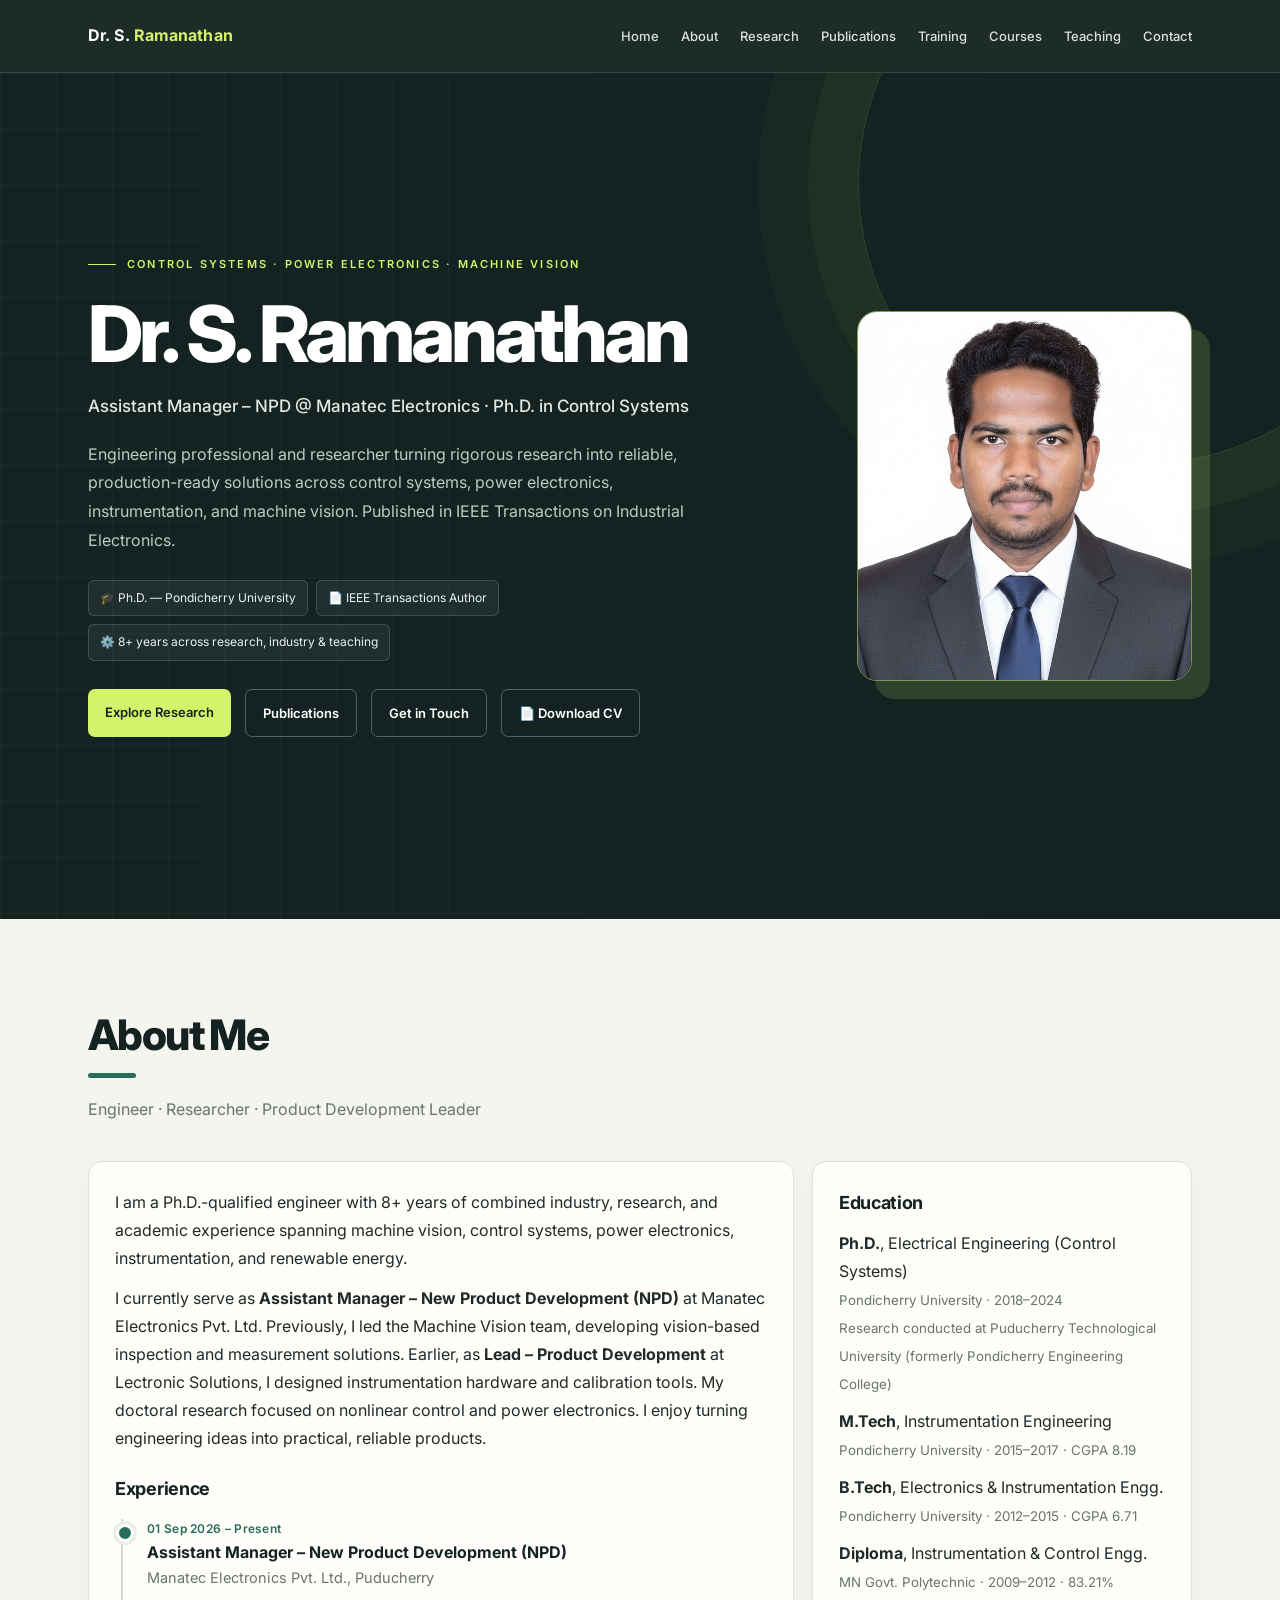
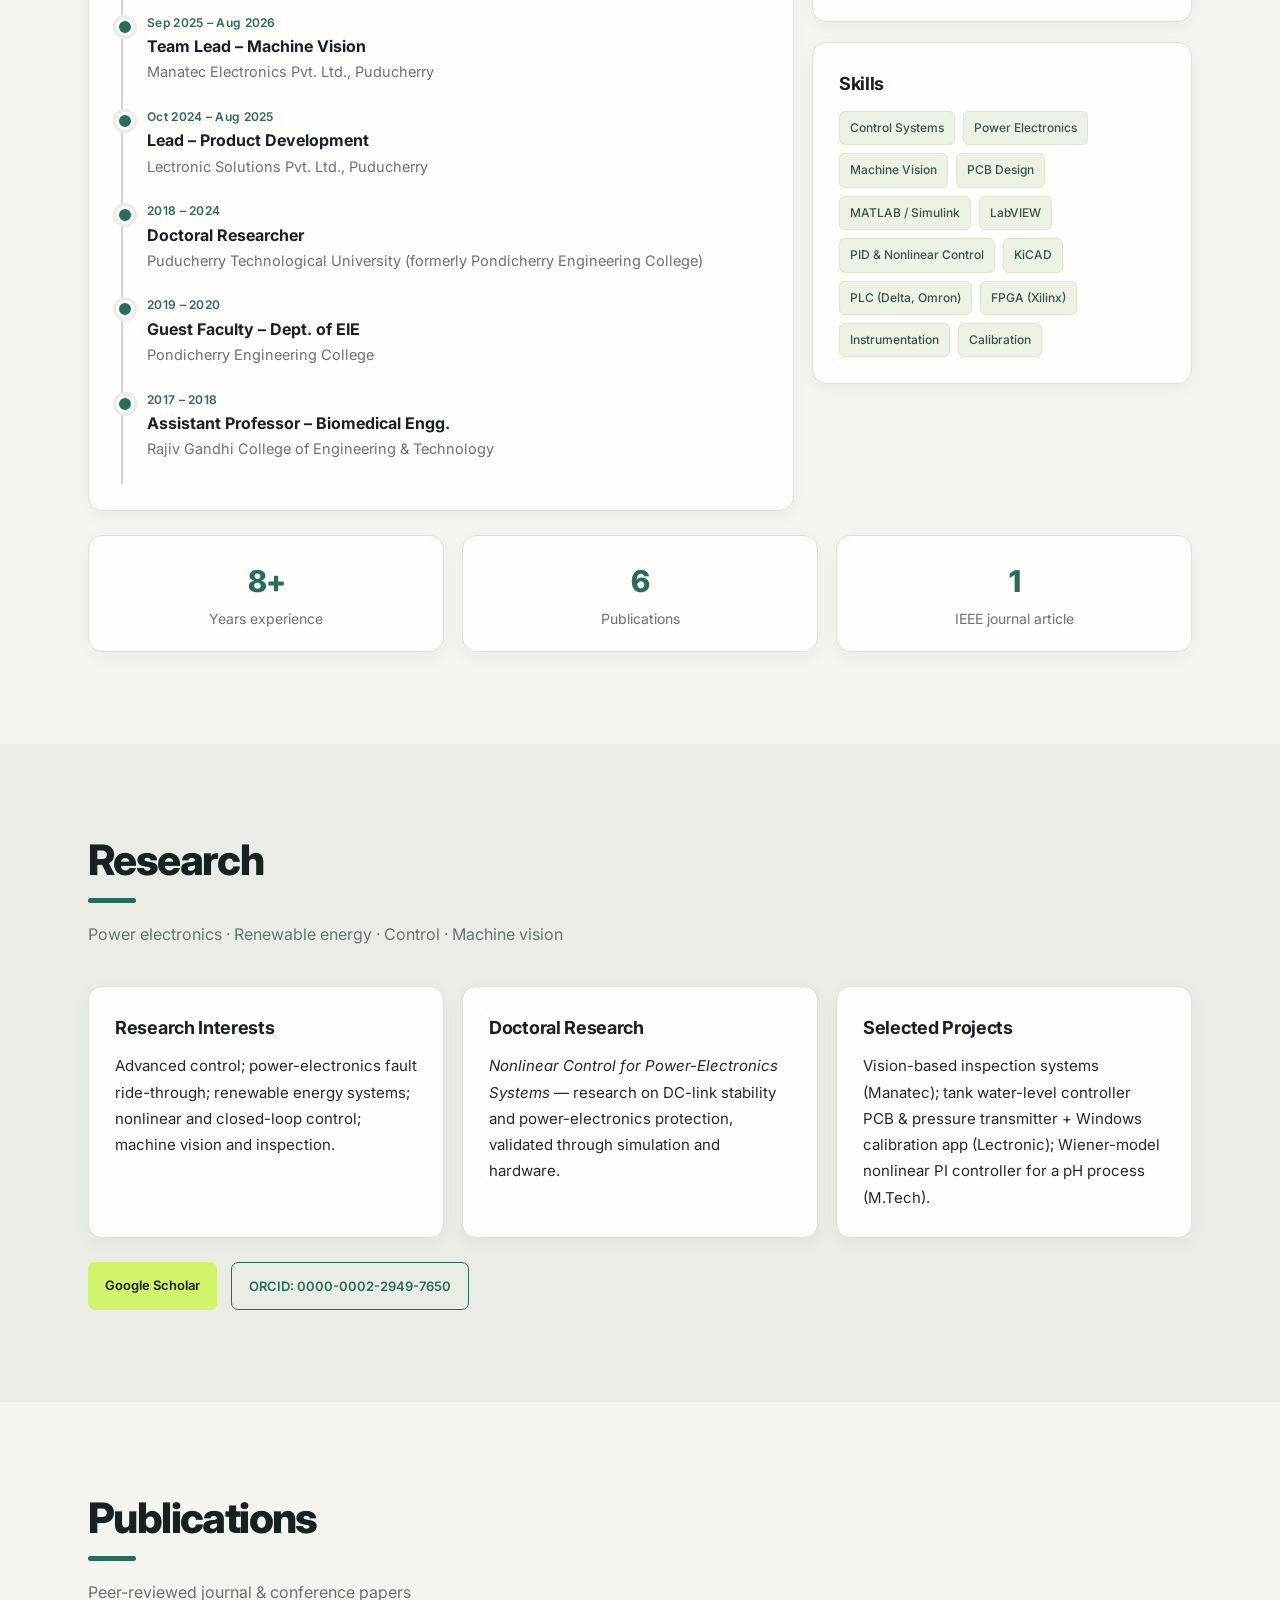
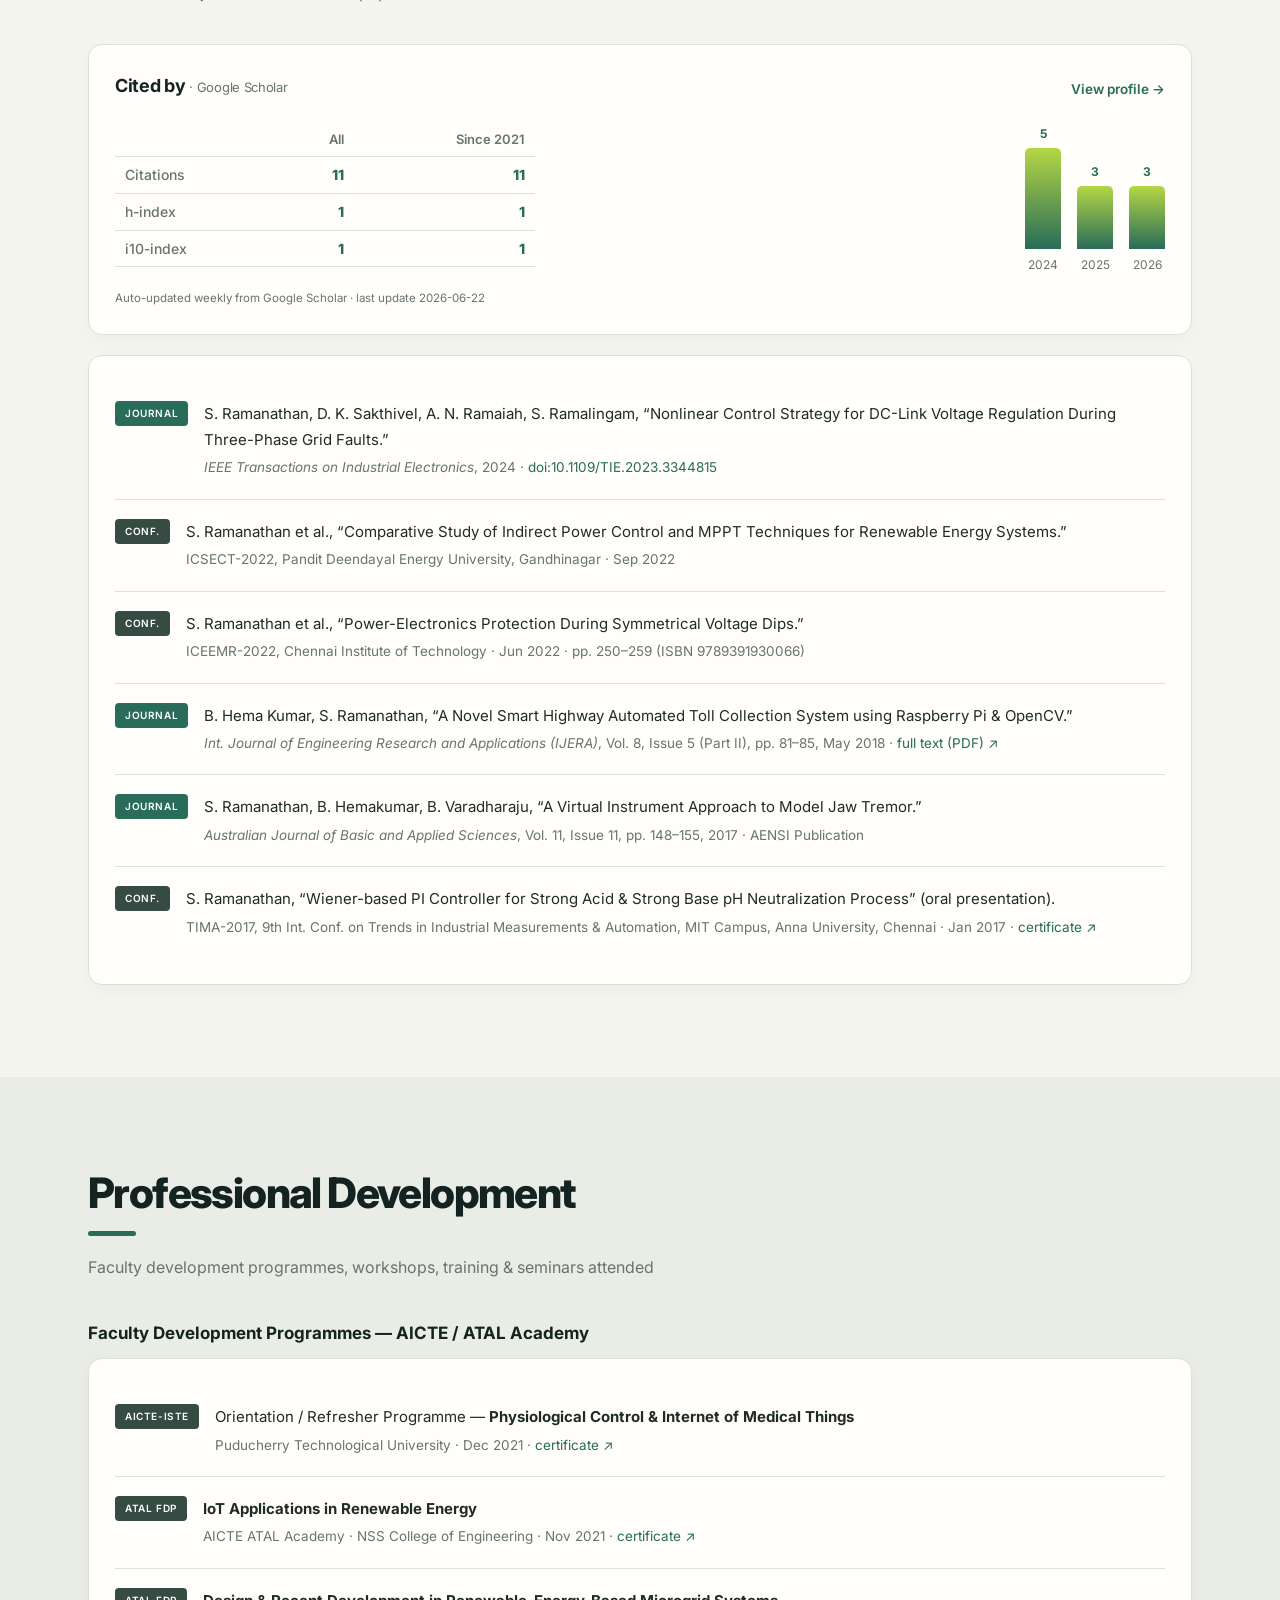
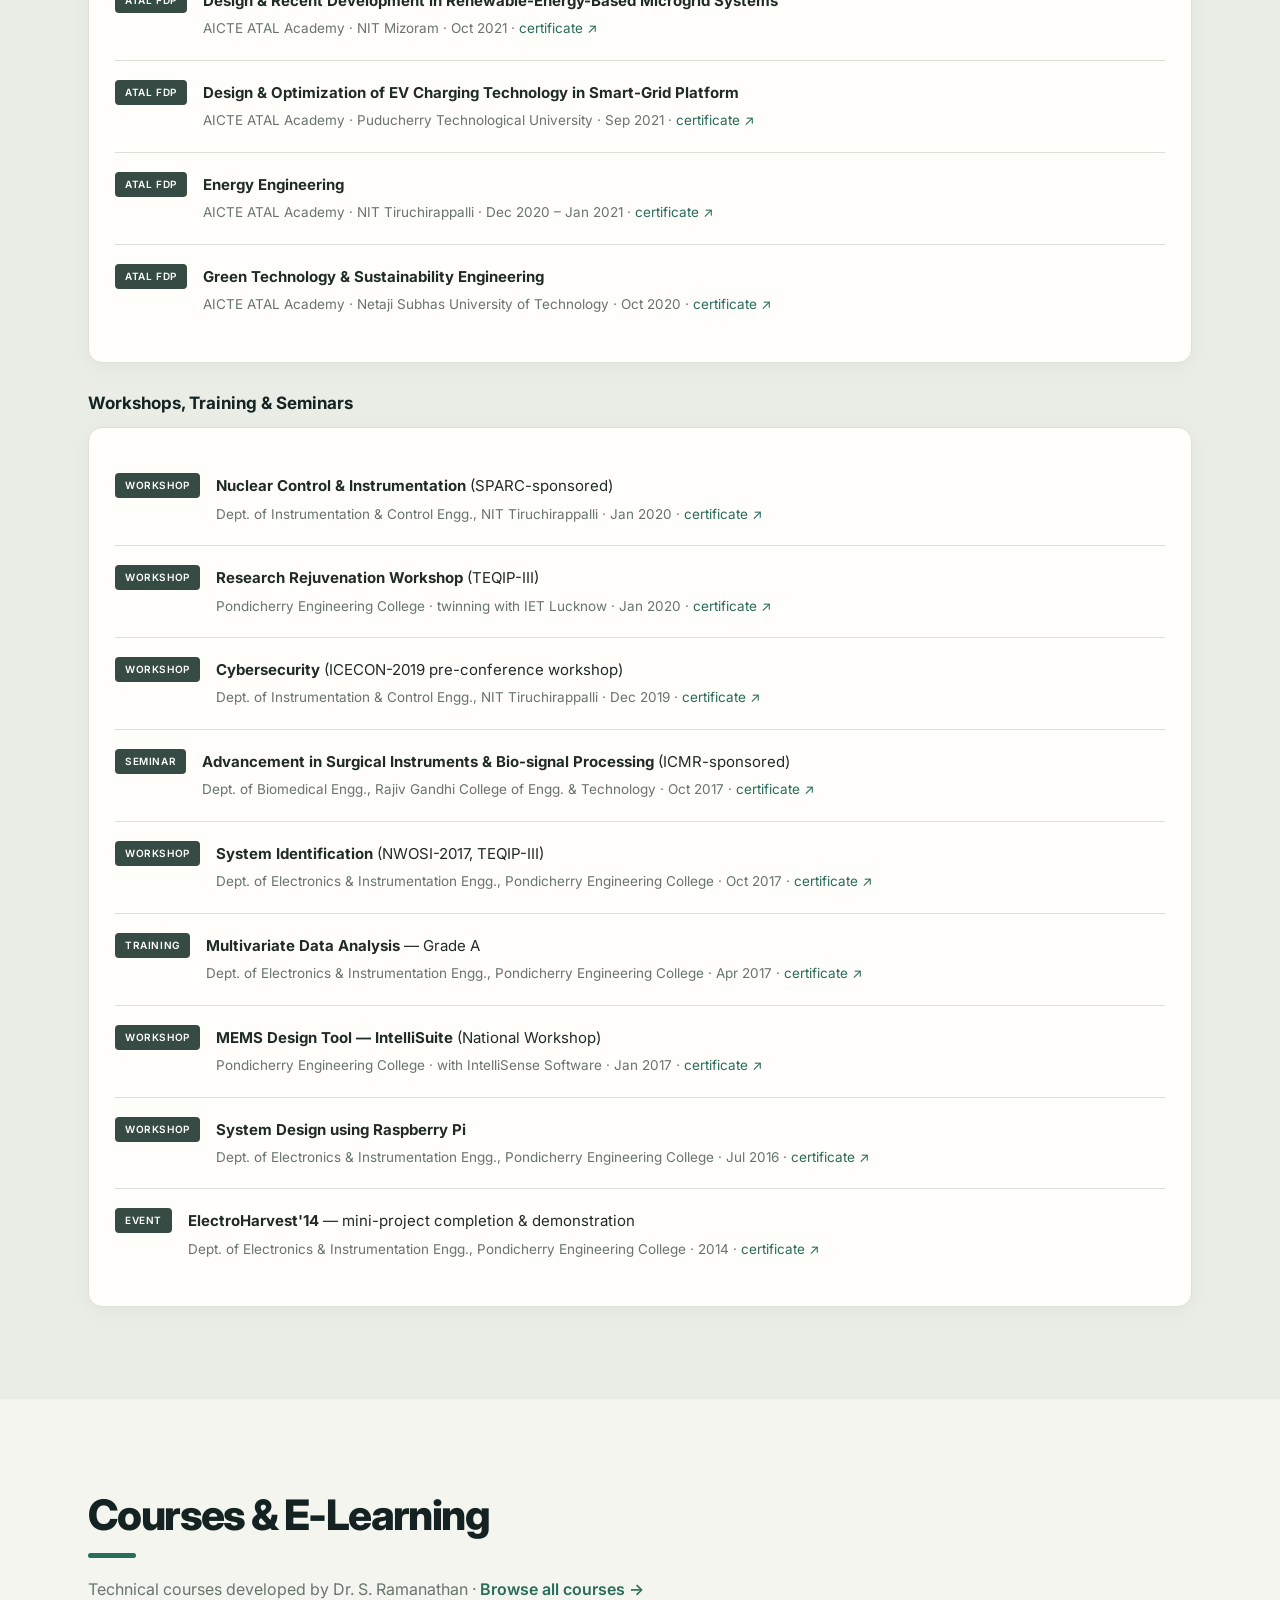
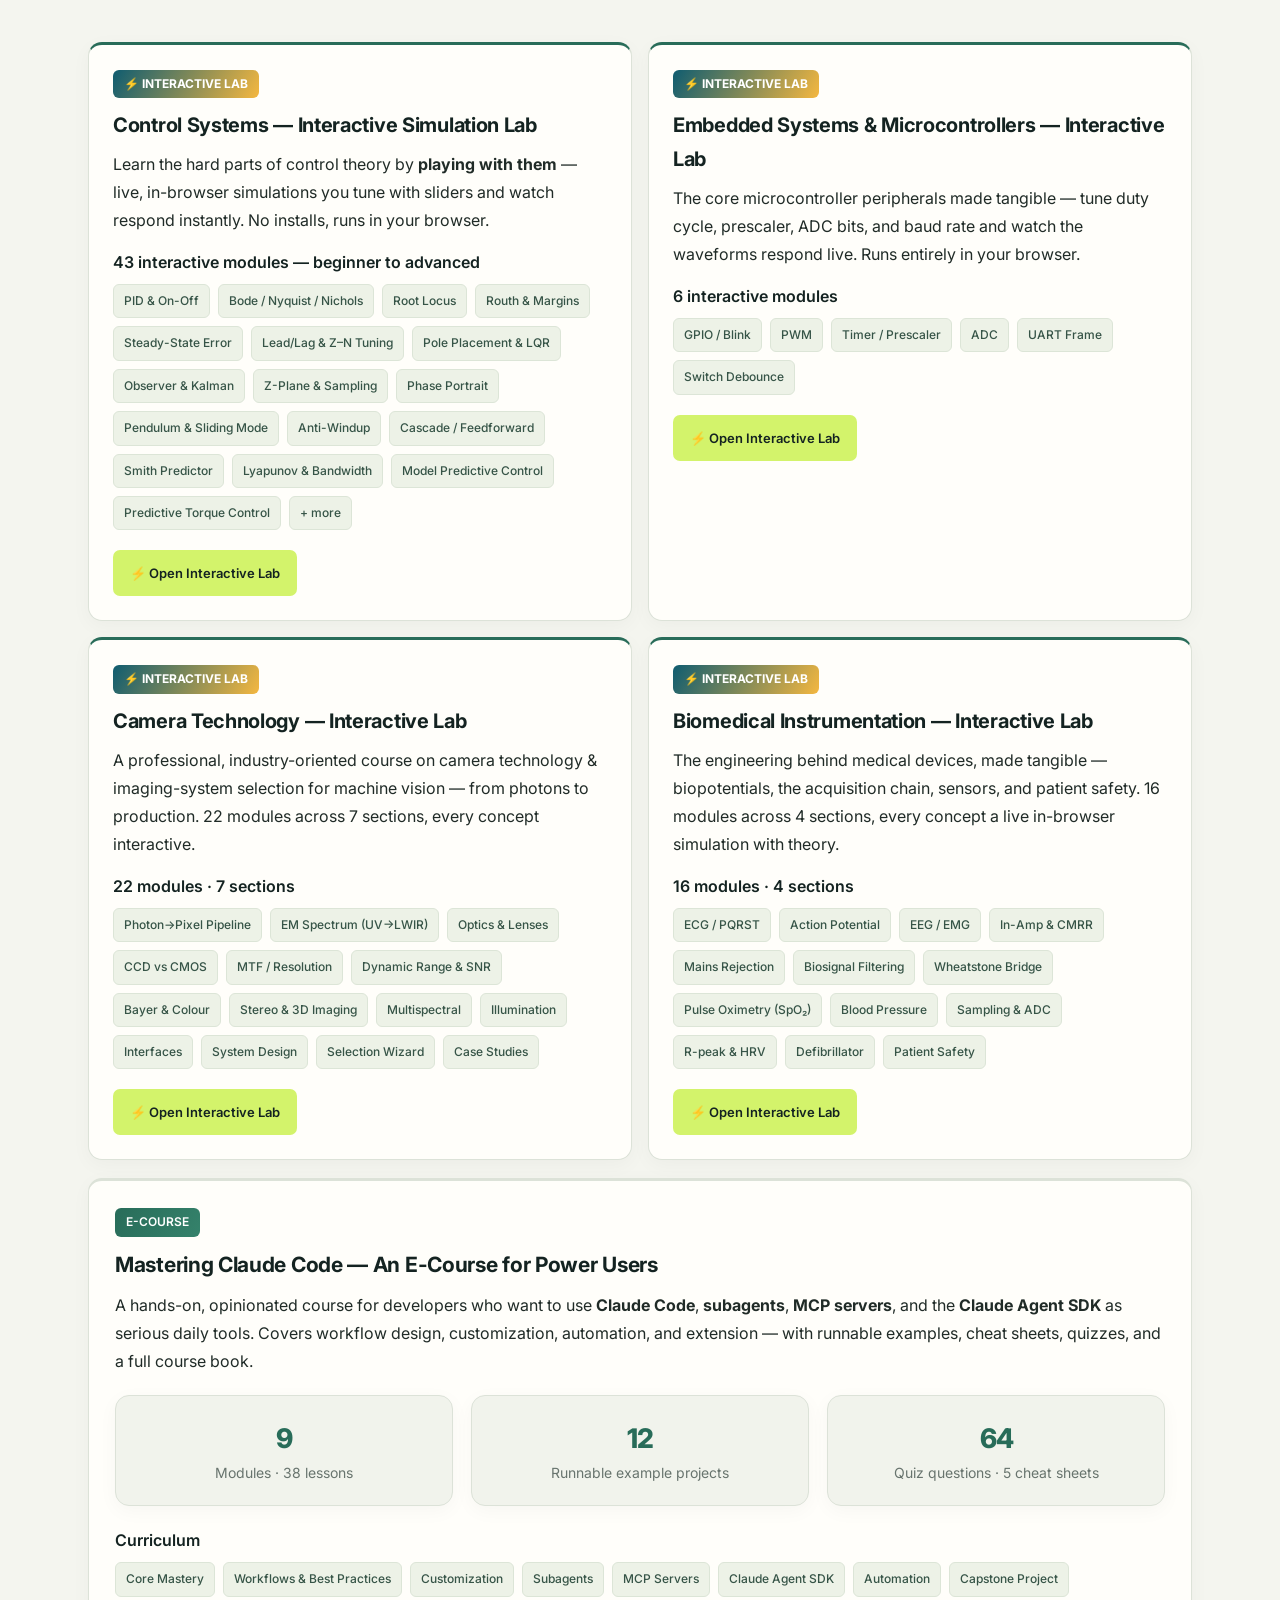
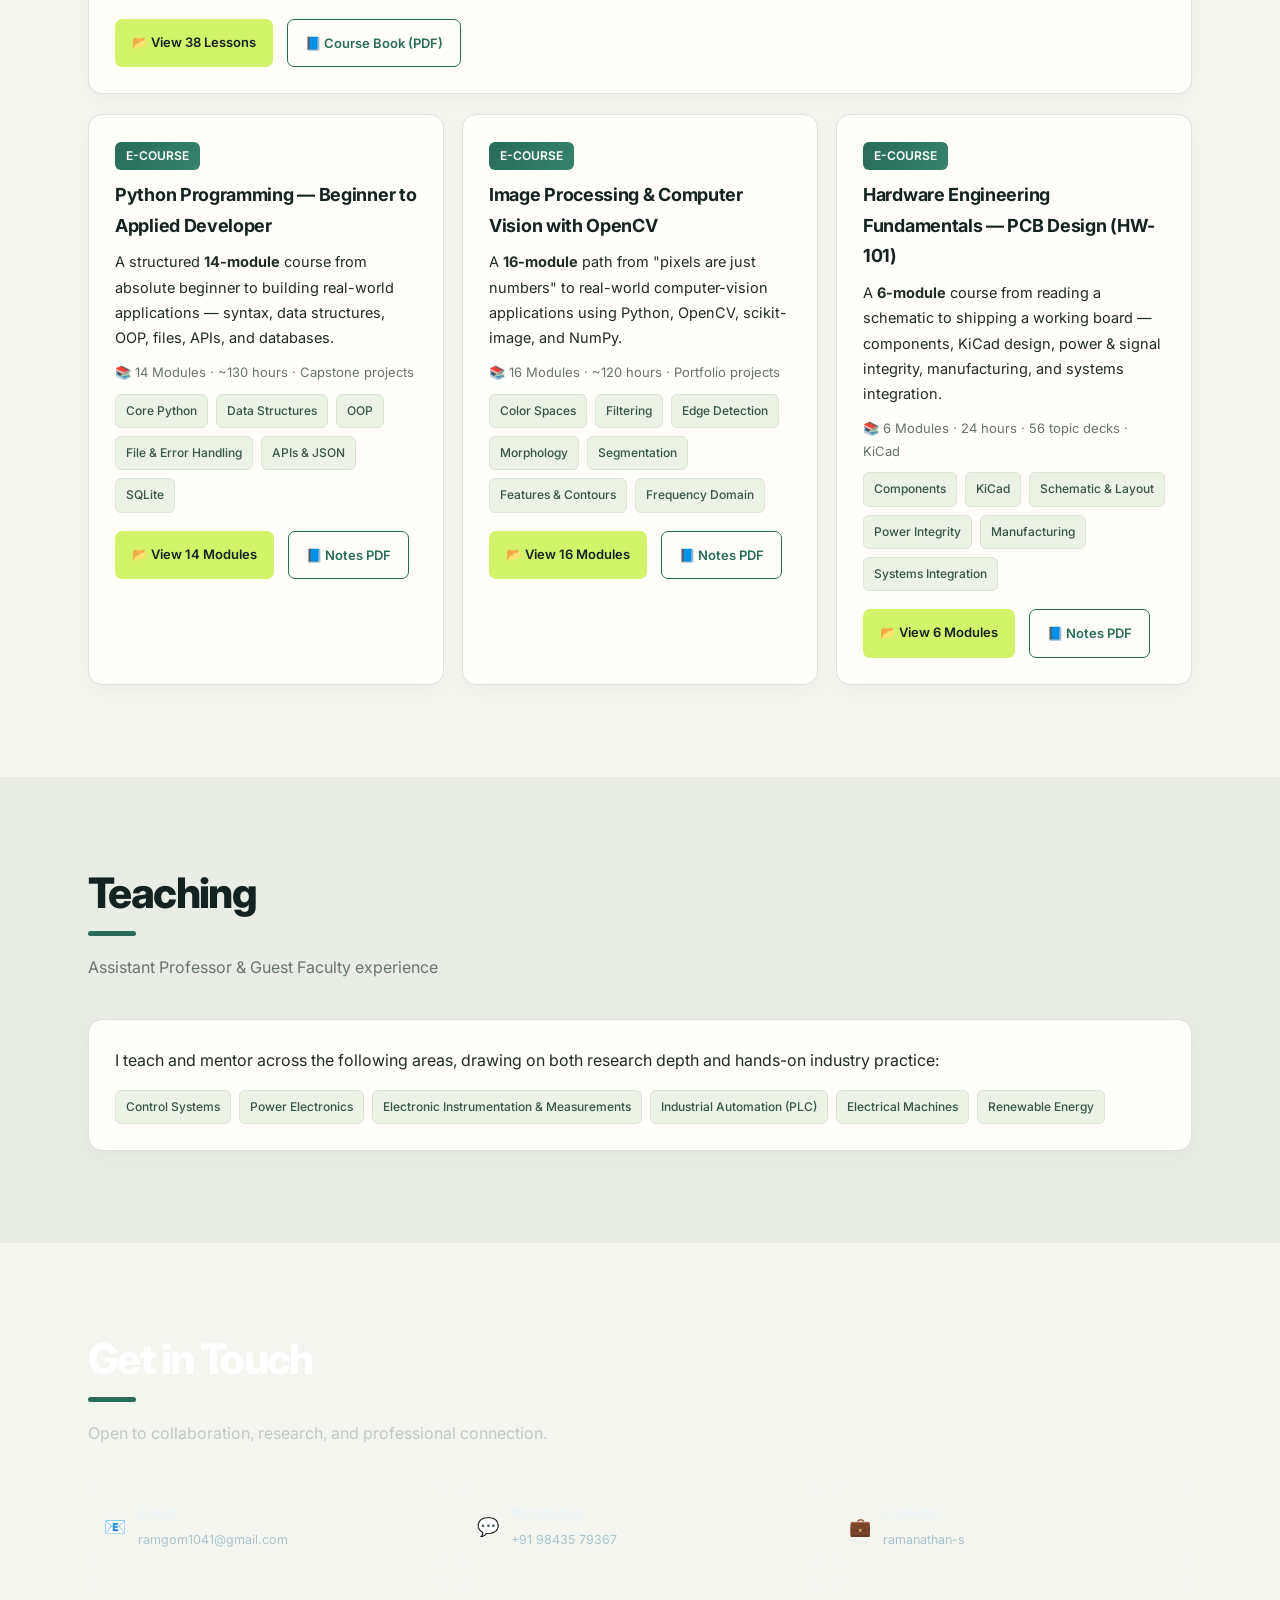
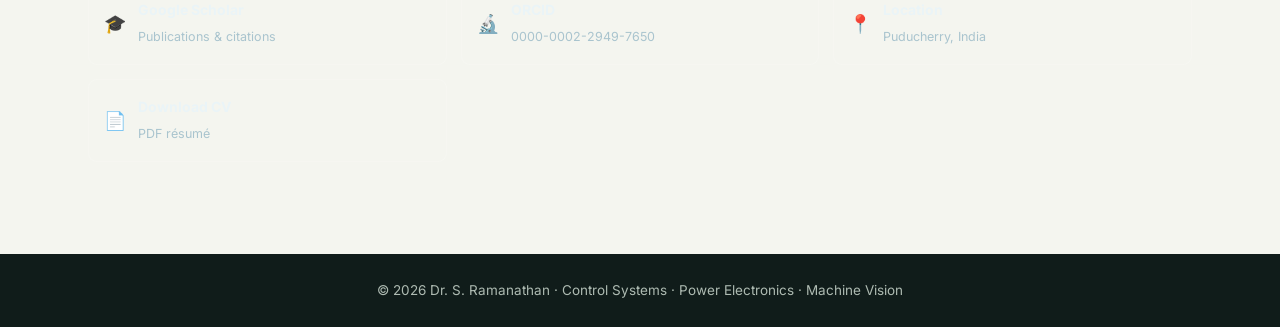
<file: index.html>
<!DOCTYPE html>
<html lang="en">
<head>
<meta charset="UTF-8">
<meta name="viewport" content="width=device-width, initial-scale=1.0">
<title>Dr. S. Ramanathan — Control Systems · Power Electronics · Machine Vision</title>
<meta name="description" content="Dr. S. Ramanathan — Ph.D. in Electrical Engineering (Control Systems). Assistant Manager, New Product Development at Manatec Electronics. Researcher in power electronics & renewable energy. IEEE author.">
<meta property="og:type" content="website">
<meta property="og:title" content="Dr. S. Ramanathan — Control Systems · Power Electronics · Machine Vision">
<meta property="og:description" content="Ph.D. engineer & IEEE author. Free interactive engineering courses, research & publications.">
<meta property="og:image" content="https://ramgom1041.github.io/ramanathan-site/og-image.png">
<meta property="og:url" content="https://ramgom1041.github.io/ramanathan-site/">
<meta name="twitter:card" content="summary_large_image">
<meta name="twitter:title" content="Dr. S. Ramanathan — Engineering Portfolio">
<meta name="twitter:image" content="https://ramgom1041.github.io/ramanathan-site/og-image.png">
<link rel="canonical" href="https://ramgom1041.github.io/ramanathan-site/">
<link rel="icon" type="image/x-icon" href="favicon.ico?v=2">
<link rel="icon" type="image/png" sizes="256x256" href="favicon.png?v=2">
<link rel="apple-touch-icon" href="apple-touch-icon.png?v=2">
<link rel="preconnect" href="https://fonts.googleapis.com">
<link rel="preconnect" href="https://fonts.gstatic.com" crossorigin>
<link href="https://fonts.googleapis.com/css2?family=Inter:wght@400;500;600;700;800&display=swap" rel="stylesheet">
<script type="application/ld+json">
{
  "@context": "https://schema.org",
  "@type": "Person",
  "name": "Dr. S. Ramanathan",
  "honorificPrefix": "Dr.",
  "jobTitle": "Assistant Manager – New Product Development",
  "worksFor": {
    "@type": "Organization",
    "name": "Manatec Electronics Pvt. Ltd."
  },
  "alumniOf": [
    {
      "@type": "CollegeOrUniversity",
      "name": "Pondicherry University"
    },
    {
      "@type": "CollegeOrUniversity",
      "name": "Puducherry Technological University",
      "alternateName": "Pondicherry Engineering College"
    }
  ],
  "knowsAbout": [
    "Control Systems",
    "Power Electronics",
    "Machine Vision",
    "Instrumentation",
    "Renewable Energy",
    "Renewable Energy Systems",
    "Power Electronics Fault Ride-Through"
  ],
  "url": "https://ramgom1041.github.io/ramanathan-site/",
  "image": "https://ramgom1041.github.io/ramanathan-site/profile.jpg",
  "email": "mailto:ramgom1041@gmail.com",
  "sameAs": [
    "https://orcid.org/0000-0002-2949-7650",
    "https://scholar.google.com/citations?user=TmbVeDMAAAAJ",
    "https://www.linkedin.com/in/ramanathan-s-8338a33b3",
    "https://github.com/ramgom1041"
  ]
}
</script>
<style>
  :root{
    --navy:#0a1930; --navy2:#0f2a43; --teal:#0f5c70; --teal2:#14738c;
    --cyan:#3fc4dc; --ink:#1b2733; --grey:#5c6b78; --line:#e3e9ee;
    --bg:#f7fafc; --white:#fff; --radius:14px;
    --maxw:1080px;
  }
  *{box-sizing:border-box;margin:0;padding:0}
  html{scroll-behavior:smooth}
  body{font-family:'Inter',-apple-system,Segoe UI,Roboto,Arial,sans-serif;
    color:var(--ink);background:var(--bg);line-height:1.65;font-size:16px}
  a{color:var(--teal);text-decoration:none}
  a:hover{color:var(--cyan)}
  .wrap{max-width:var(--maxw);margin:0 auto;padding:0 22px}
  section{padding:74px 0}
  h2.section-title{font-size:30px;font-weight:800;color:var(--navy);
    letter-spacing:.4px;margin-bottom:6px}
  .section-sub{color:var(--grey);margin-bottom:34px;font-size:15px}
  .accent{height:4px;width:54px;background:linear-gradient(90deg,var(--teal),var(--cyan));
    border-radius:3px;margin-top:10px}

  /* NAV */
  header.nav{position:sticky;top:0;z-index:50;background:rgba(10,25,48,.92);
    backdrop-filter:blur(8px);border-bottom:1px solid rgba(255,255,255,.08)}
  .nav .wrap{display:flex;align-items:center;justify-content:space-between;height:62px}
  .brand{color:#fff;font-weight:700;letter-spacing:.5px;font-size:17px}
  .brand span{color:var(--cyan)}
  nav ul{list-style:none;display:flex;gap:26px}
  nav a{color:#cfe0e8;font-weight:500;font-size:15px}
  nav a:hover{color:#fff}
  .nav-toggle{display:none;background:none;border:0;color:#fff;font-size:24px;cursor:pointer}

  /* HERO */
  .hero{position:relative;background:
      radial-gradient(1200px 400px at 80% -10%,rgba(63,196,220,.18),transparent),
      linear-gradient(120deg,var(--navy) 0%,var(--navy2) 45%,var(--teal) 120%);
    color:#fff;overflow:hidden}
  .hero::after{content:"";position:absolute;inset:0;
    background-image:
      linear-gradient(rgba(255,255,255,.04) 1px,transparent 1px),
      linear-gradient(90deg,rgba(255,255,255,.04) 1px,transparent 1px);
    background-size:46px 46px;mask-image:linear-gradient(180deg,#000,transparent 80%)}
  .hero .wrap{position:relative;z-index:2;padding:92px 22px 96px;display:flex;align-items:center;gap:46px;flex-wrap:wrap-reverse}
  .hero-text{flex:1 1 420px}
  .hero-photo{flex:0 0 auto;width:210px;height:210px;border-radius:50%;object-fit:cover;
    border:5px solid rgba(63,196,220,.75);box-shadow:0 10px 34px rgba(0,0,0,.4)}
  @media(max-width:760px){.hero-photo{width:150px;height:150px}}
  .eyebrow{color:var(--cyan);font-weight:600;letter-spacing:2px;font-size:13px;
    text-transform:uppercase;margin-bottom:14px}
  .hero h1{font-size:50px;line-height:1.08;font-weight:800;margin-bottom:16px}
  .hero .role{font-size:20px;color:#d7e6ec;font-weight:500;margin-bottom:10px}
  .hero p.lead{max-width:680px;color:#bcd0d9;font-size:16px;margin:18px 0 28px}
  .badges{display:flex;flex-wrap:wrap;gap:10px;margin-bottom:30px}
  .badge{background:rgba(255,255,255,.08);border:1px solid rgba(255,255,255,.16);
    padding:7px 14px;border-radius:30px;font-size:13.5px;color:#e8f2f6}
  .cta{display:flex;flex-wrap:wrap;gap:14px}
  .btn{display:inline-block;padding:12px 22px;border-radius:30px;font-weight:600;font-size:15px}
  .btn-primary{background:var(--cyan);color:#06222b}
  .btn-primary:hover{background:#5fd3e8;color:#06222b}
  .btn-ghost{border:1.5px solid rgba(255,255,255,.4);color:#fff}
  .btn-ghost:hover{border-color:var(--cyan);color:var(--cyan)}

  /* CARDS / GRID */
  .grid{display:grid;gap:20px}
  .g3{grid-template-columns:repeat(3,1fr)}
  .g2{grid-template-columns:1.3fr .7fr}
  .card{background:var(--white);border:1px solid var(--line);border-radius:var(--radius);
    padding:24px;box-shadow:0 1px 2px rgba(16,42,67,.04)}
  .card h3{color:var(--navy);font-size:18px;margin-bottom:6px}
  .stat{text-align:center}
  .stat .num{font-size:30px;font-weight:800;color:var(--teal)}
  .stat .lbl{color:var(--grey);font-size:14px}

  /* TIMELINE */
  .tl{border-left:2px solid var(--line);margin-left:6px;padding-left:24px}
  .tl-item{position:relative;padding-bottom:22px}
  .tl-item::before{content:"";position:absolute;left:-31px;top:5px;width:12px;height:12px;
    border-radius:50%;background:var(--teal);border:3px solid #fff;box-shadow:0 0 0 1px var(--teal)}
  .tl-item .when{color:var(--cyan);font-weight:600;font-size:13.5px}
  .tl-item .what{font-weight:700;color:var(--navy);font-size:16px}
  .tl-item .where{color:var(--grey);font-size:14.5px}

  /* CHIPS */
  .chips{display:flex;flex-wrap:wrap;gap:9px}
  .chip{background:#eaf3f6;color:#0d4d5e;border:1px solid #d4e7ec;
    padding:6px 13px;border-radius:8px;font-size:13.5px;font-weight:500}

  /* PUBLICATIONS */
  .pub{display:flex;gap:16px;padding:18px 0;border-bottom:1px solid var(--line)}
  .pub:last-child{border-bottom:0}
  .pub .tag{flex:0 0 auto;height:fit-content;background:var(--navy);color:#fff;
    font-size:12px;font-weight:600;padding:4px 10px;border-radius:6px}
  .pub .tag.j{background:linear-gradient(120deg,var(--teal),var(--teal2))}
  .pub p{font-size:15px}
  .pub .meta{color:var(--grey);font-size:13.5px;margin-top:3px}

  /* CONTACT */
  .contact{background:linear-gradient(120deg,var(--navy),var(--teal));color:#fff}
  .contact h2{color:#fff}
  .contact .section-sub{color:#bcd0d9}
  .clinks{display:grid;grid-template-columns:repeat(2,1fr);gap:14px;max-width:680px}
  .clink{display:flex;align-items:center;gap:12px;background:rgba(255,255,255,.08);
    border:1px solid rgba(255,255,255,.16);border-radius:12px;padding:14px 16px;color:#eaf4f7}
  .clink:hover{background:rgba(255,255,255,.16);color:#fff}
  .clink .ic{font-size:20px}
  .clink b{display:block;font-size:14px}
  .clink small{color:#a9c4ce;font-size:12.5px}

  /* SCHOLAR / CITED BY */
  .sch-tab{width:100%;border-collapse:collapse;font-size:14px;margin:12px 0 4px;max-width:420px}
  .sch-tab th,.sch-tab td{padding:6px 10px;text-align:right;border-bottom:1px solid var(--line)}
  .sch-tab th:first-child,.sch-tab td:first-child{text-align:left;color:var(--grey);font-weight:500}
  .sch-tab th{color:var(--grey);font-weight:600;font-size:13px}
  .sch-tab .num{font-weight:800;color:var(--teal)}
  .sch-bars{display:flex;gap:16px;align-items:flex-end;min-height:130px;margin-top:16px}
  .sb{display:flex;flex-direction:column;align-items:center;justify-content:flex-end}
  .sbar{width:36px;background:linear-gradient(180deg,var(--cyan),var(--teal));border-radius:5px 5px 0 0;transition:height .4s}
  .sb .sy{font-size:12px;color:var(--grey);margin-top:6px}
  .sb .sn{font-size:12px;color:var(--teal);font-weight:700;margin-bottom:4px}
  footer{background:var(--navy);color:#9fb4c0;text-align:center;padding:26px;font-size:13.5px}

  @media(max-width:860px){
    .g3{grid-template-columns:1fr}.g2{grid-template-columns:1fr}
    .clinks{grid-template-columns:1fr}
    nav ul{position:absolute;top:62px;left:0;right:0;background:var(--navy);
      flex-direction:column;gap:0;padding:8px 0;display:none}
    nav ul.show{display:flex}
    nav li{padding:10px 22px;border-top:1px solid rgba(255,255,255,.06)}
    .nav-toggle{display:block}
    .hero h1{font-size:36px}
  }

  /* Portfolio refresh */
  :root{
    --navy:#142321; --navy2:#1d302c; --teal:#286c59; --teal2:#35826b;
    --cyan:#d3f36b; --ink:#202b27; --grey:#68746e; --line:#dce2d8;
    --bg:#f4f5ef; --white:#fffefa; --radius:18px; --maxw:1160px;
  }
  body{background:var(--bg);font-size:16px;line-height:1.7}
  a{transition:color .2s ease,background .2s ease,border-color .2s ease,transform .2s ease}
  .wrap{max-width:var(--maxw);padding-left:28px;padding-right:28px}
  section{padding:92px 0;scroll-margin-top:70px}
  h2.section-title{font-size:clamp(30px,4vw,42px);letter-spacing:-1.6px;line-height:1.12}
  .section-sub{font-size:16px;margin-bottom:38px}
  .accent{width:48px;height:5px;background:var(--teal);margin-top:15px}
  header.nav{background:rgba(20,35,33,.96);border-bottom:1px solid rgba(255,255,255,.12)}
  .nav .wrap{height:72px}
  .brand{font-size:16px;letter-spacing:.1px}
  nav ul{gap:22px}
  nav a{font-size:13px;color:#d8e2db}
  nav a:hover{color:var(--cyan)}
  .hero{background:var(--navy);min-height:610px}
  .hero::before{content:"";position:absolute;width:560px;height:560px;right:-140px;top:-170px;border:1px solid rgba(211,243,107,.16);border-radius:50%;box-shadow:0 0 0 50px rgba(211,243,107,.035),0 0 0 100px rgba(211,243,107,.025)}
  .hero::after{background-image:linear-gradient(rgba(255,255,255,.035) 1px,transparent 1px),linear-gradient(90deg,rgba(255,255,255,.035) 1px,transparent 1px);background-size:56px 56px;mask-image:linear-gradient(90deg,#000,transparent 92%)}
  .hero .wrap{max-width:var(--maxw);min-height:610px;padding:90px 28px;display:grid;grid-template-columns:minmax(0,1.35fr) minmax(270px,.65fr);align-items:center;gap:72px}
  .hero-text{min-width:0}
  .hero-photo{width:100%;height:370px;border-radius:20px;object-fit:cover;object-position:center 36%;border:1px solid rgba(211,243,107,.55);box-shadow:18px 18px 0 rgba(211,243,107,.14);filter:saturate(.82)}
  .eyebrow{display:flex;align-items:center;gap:11px;color:var(--cyan);font-size:11px;letter-spacing:2.2px;margin-bottom:22px}
  .eyebrow::before{content:"";width:28px;height:1px;background:var(--cyan)}
  .hero h1{font-size:clamp(48px,7vw,78px);letter-spacing:-4px;line-height:.98;margin-bottom:22px}
  .hero .role{font-size:17px;color:#e1e9df;line-height:1.5}
  .hero p.lead{max-width:620px;font-size:16px;line-height:1.8;color:#bdcbc2;margin:20px 0 25px}
  .badges{gap:8px;margin-bottom:28px}
  .badge{background:rgba(255,255,255,.055);border:1px solid rgba(255,255,255,.16);padding:7px 11px;border-radius:6px;font-size:12px}
  .btn{border-radius:7px;padding:12px 17px;font-size:13px}
  .btn-primary{background:var(--cyan);color:var(--navy)}
  .btn-primary:hover{background:#e2ff94;color:var(--navy);transform:translateY(-2px)}
  .btn-ghost{border-color:rgba(255,255,255,.28)}
  .btn-ghost:hover{border-color:var(--cyan);color:var(--cyan)}
  #about,#publications,#courses,#contact{background:var(--bg)}
  #research,#development,#teaching{background:#e9ede5!important}
  .grid{gap:18px}
  .g3{grid-template-columns:repeat(3,minmax(0,1fr))}
  .g2{grid-template-columns:minmax(0,1.3fr) minmax(280px,.7fr)}
  .card{background:var(--white);border-color:var(--line);border-radius:14px;padding:26px;box-shadow:0 5px 20px rgba(20,35,33,.035)}
  .card h3{font-size:18px;letter-spacing:-.3px}
  .card p{line-height:1.75}
  .card.stat{padding:20px}
  .stat .num{color:var(--teal);letter-spacing:-1px}
  .tl{border-color:#ced8ce}
  .tl-item::before{background:var(--teal);box-shadow:0 0 0 3px #e9ede5}
  .tl-item .when{color:var(--teal);font-size:12px;letter-spacing:.3px}
  .tl-item .what{color:var(--navy)}
  .chips{gap:8px}
  .chip{background:#edf2e7;color:#365447;border:1px solid #dce5d7;border-radius:6px;padding:6px 10px;font-size:12px}
  .pub{gap:16px;padding:19px 0;border-color:var(--line)}
  .pub .tag{background:#354b43;border-radius:4px;font-size:10px;text-transform:uppercase;letter-spacing:.6px}
  .pub .tag.j{background:var(--teal)}
  #scholar-card{display:grid;grid-template-columns:1fr auto;align-items:start;column-gap:30px}
  #scholar-card>div:first-child{grid-column:1/-1}
  #scholar-card .sch-tab{grid-column:1;align-self:start;margin-top:14px}
  #scholar-card .sch-bars{grid-column:2;grid-row:2;min-width:200px;justify-content:flex-end}
  #scholar-card>p{grid-column:1/-1}
  .sch-tab th,.sch-tab td{border-color:var(--line)}
  .sch-tab .num,.sb .sn{color:var(--teal)}
  .sbar{background:linear-gradient(180deg,#b5d744,var(--teal))}
  .course-feature-grid{display:grid;grid-template-columns:repeat(2,minmax(0,1fr));gap:16px;margin:26px 0 18px}
  .course-feature-grid>.card{min-width:0;margin:0!important;border:1px solid var(--line)!important;border-top:3px solid var(--teal)!important;background:var(--white)!important;padding:24px}
  .course-feature-grid>.card h3{font-size:20px!important}
  .course-feature-grid .btn{white-space:normal}
  #courses .wrap>.card{margin-bottom:18px;border-color:var(--line)!important;background:var(--white)!important}
  .course-feature-grid+.card{border-top:3px solid #354b43!important}
  #courses .wrap>.card h3{font-size:21px!important}
  #courses .wrap>.card .card.stat{background:#f1f3ec;border:1px solid var(--line)}
  #courses .wrap>.card .card.stat .num{font-size:27px}
  .contact{background:var(--navy)}
  .contact .section-sub{color:#bfcbc2}
  .clinks{grid-template-columns:repeat(3,minmax(0,1fr));max-width:none}
  .clink{border-radius:9px;background:rgba(255,255,255,.045);border-color:rgba(255,255,255,.13);padding:15px}
  .clink:hover{background:rgba(211,243,107,.1);border-color:rgba(211,243,107,.5);transform:translateY(-2px)}
  .clink .ic{font-size:18px}
  .clink small{overflow-wrap:anywhere}
  footer{background:#101c1a;color:#aebbb2;padding:25px}
  @media(max-width:900px){
    nav ul{gap:13px}.hero .wrap{gap:40px}.hero-photo{height:310px}
    .clinks{grid-template-columns:repeat(2,minmax(0,1fr))}
  }
  @media(max-width:760px){
    section{padding:68px 0}.wrap{padding-left:21px;padding-right:21px}
    .nav .wrap{height:64px}.nav-toggle{font-size:22px}
    nav ul{top:64px}.hero{min-height:0}.hero .wrap{min-height:0;padding:68px 21px 76px;grid-template-columns:1fr;gap:36px}
    .hero-photo{width:min(72%,340px);height:300px;justify-self:start;grid-row:1;box-shadow:10px 10px 0 rgba(211,243,107,.14)}
    .hero-text{grid-row:2}.hero h1{font-size:clamp(46px,12vw,66px);letter-spacing:-2.5px}
    .g3,.g2,.course-feature-grid{grid-template-columns:1fr}.clinks{grid-template-columns:1fr}
    #scholar-card{display:block}#scholar-card .sch-bars{justify-content:flex-start;min-width:0}
  }
  @media(prefers-reduced-motion:reduce){html{scroll-behavior:auto}*,*::before,*::after{transition:none!important}}

</style>
</head>
<body>

<!-- NAV -->
<header class="nav">
  <div class="wrap">
    <div class="brand">Dr. S. <span>Ramanathan</span></div>
    <button class="nav-toggle" aria-label="Menu" onclick="document.getElementById('menu').classList.toggle('show')">☰</button>
    <nav><ul id="menu">
      <li><a href="#home">Home</a></li>
      <li><a href="#about">About</a></li>
      <li><a href="#research">Research</a></li>
      <li><a href="#publications">Publications</a></li>
      <li><a href="#development">Training</a></li>
      <li><a href="#courses">Courses</a></li>
      <li><a href="#teaching">Teaching</a></li>
      <li><a href="#contact">Contact</a></li>
    </ul></nav>
  </div>
</header>

<!-- HERO -->
<section class="hero" id="home">
  <div class="wrap">
    <div class="hero-text">
    <div class="eyebrow">Control Systems · Power Electronics · Machine Vision</div>
    <h1>Dr. S. Ramanathan</h1>
    <div class="role">Assistant Manager – NPD @ Manatec Electronics · Ph.D. in Control Systems</div>
    <p class="lead">Engineering professional and researcher turning rigorous research into reliable,
      production-ready solutions across control systems, power electronics, instrumentation, and machine vision.
      Published in IEEE Transactions on Industrial Electronics.</p>
    <div class="badges">
      <span class="badge">🎓 Ph.D. — Pondicherry University</span>
      <span class="badge">📄 IEEE Transactions Author</span>
      <span class="badge">⚙️ 8+ years across research, industry & teaching</span>
    </div>
    <div class="cta">
      <a class="btn btn-primary" href="#research">Explore Research</a>
      <a class="btn btn-ghost" href="#publications">Publications</a>
      <a class="btn btn-ghost" href="#contact">Get in Touch</a>
      <a class="btn btn-ghost" href="CV_Dr_S_Ramanathan.pdf" target="_blank" rel="noopener noreferrer">📄 Download CV</a>
    </div>
    </div>
    <img class="hero-photo" src="profile.jpg" alt="Dr. S. Ramanathan">
  </div>
</section>

<!-- ABOUT -->
<section id="about">
  <div class="wrap">
    <h2 class="section-title">About Me</h2>
    <div class="accent"></div>
    <p class="section-sub" style="margin-top:18px">Engineer · Researcher · Product Development Leader</p>

    <div class="grid g2">
      <div class="card">
        <p>I am a Ph.D.-qualified engineer with 8+ years of combined industry, research, and academic
        experience spanning machine vision, control systems, power electronics, instrumentation, and
        renewable energy.</p>
        <p style="margin-top:12px">I currently serve as <b>Assistant Manager – New Product Development (NPD)</b> at Manatec Electronics Pvt. Ltd. Previously, I led the Machine Vision team, developing vision-based inspection and measurement solutions. Earlier, as <b>Lead – Product Development</b> at Lectronic Solutions, I designed instrumentation hardware and calibration tools. My doctoral research focused on nonlinear control and power electronics. I enjoy turning engineering ideas into practical, reliable products.</p>

        <h3 style="margin:22px 0 14px">Experience</h3>
        <div class="tl">
          <div class="tl-item"><div class="when">01 Sep 2026 – Present</div>
            <div class="what">Assistant Manager – New Product Development (NPD)</div>
            <div class="where">Manatec Electronics Pvt. Ltd., Puducherry</div></div>
          <div class="tl-item"><div class="when">Sep 2025 – Aug 2026</div>
            <div class="what">Team Lead – Machine Vision</div>
            <div class="where">Manatec Electronics Pvt. Ltd., Puducherry</div></div>
          <div class="tl-item"><div class="when">Oct 2024 – Aug 2025</div>
            <div class="what">Lead – Product Development</div>
            <div class="where">Lectronic Solutions Pvt. Ltd., Puducherry</div></div>
          <div class="tl-item"><div class="when">2018 – 2024</div>
            <div class="what">Doctoral Researcher</div>
            <div class="where">Puducherry Technological University (formerly Pondicherry Engineering College)</div></div>
          <div class="tl-item"><div class="when">2019 – 2020</div>
            <div class="what">Guest Faculty – Dept. of EIE</div>
            <div class="where">Pondicherry Engineering College</div></div>
          <div class="tl-item"><div class="when">2017 – 2018</div>
            <div class="what">Assistant Professor – Biomedical Engg.</div>
            <div class="where">Rajiv Gandhi College of Engineering &amp; Technology</div></div>
        </div>
      </div>

      <div>
        <div class="card" style="margin-bottom:20px">
          <h3>Education</h3>
          <p style="margin-top:10px"><b>Ph.D.</b>, Electrical Engineering (Control Systems)<br>
            <small style="color:var(--grey)">Pondicherry University · 2018–2024<br>
            Research conducted at Puducherry Technological University (formerly Pondicherry Engineering College)</small></p>
          <p style="margin-top:10px"><b>M.Tech</b>, Instrumentation Engineering<br>
            <small style="color:var(--grey)">Pondicherry University · 2015–2017 · CGPA 8.19</small></p>
          <p style="margin-top:10px"><b>B.Tech</b>, Electronics &amp; Instrumentation Engg.<br>
            <small style="color:var(--grey)">Pondicherry University · 2012–2015 · CGPA 6.71</small></p>
          <p style="margin-top:10px"><b>Diploma</b>, Instrumentation &amp; Control Engg.<br>
            <small style="color:var(--grey)">MN Govt. Polytechnic · 2009–2012 · 83.21%</small></p>
        </div>
        <div class="card">
          <h3>Skills</h3>
          <div class="chips" style="margin-top:12px">
            <span class="chip">Control Systems</span><span class="chip">Power Electronics</span>
            <span class="chip">Machine Vision</span><span class="chip">PCB Design</span>
            <span class="chip">MATLAB / Simulink</span><span class="chip">LabVIEW</span>
            <span class="chip">PID & Nonlinear Control</span><span class="chip">KiCAD</span>
            <span class="chip">PLC (Delta, Omron)</span><span class="chip">FPGA (Xilinx)</span>
            <span class="chip">Instrumentation</span><span class="chip">Calibration</span>
          </div>
        </div>
      </div>
    </div>

    <div class="grid g3" style="margin-top:24px">
      <div class="card stat"><div class="num">8+</div><div class="lbl">Years experience</div></div>
      <div class="card stat"><div class="num">6</div><div class="lbl">Publications</div></div>
      <div class="card stat"><div class="num">1</div><div class="lbl">IEEE journal article</div></div>
    </div>
  </div>
</section>

<!-- RESEARCH -->
<section id="research" style="background:#eef4f7">
  <div class="wrap">
    <h2 class="section-title">Research</h2>
    <div class="accent"></div>
    <p class="section-sub" style="margin-top:18px">Power electronics · Renewable energy · Control · Machine vision</p>

    <div class="grid g3">
      <div class="card">
        <h3>Research Interests</h3>
        <p style="margin-top:10px;font-size:15px">Advanced control; power-electronics fault ride-through; renewable energy systems; nonlinear and closed-loop control; machine vision and inspection.</p>
      </div>
      <div class="card">
        <h3>Doctoral Research</h3>
        <p style="margin-top:10px;font-size:15px"><i>Nonlinear Control for Power-Electronics Systems</i> — research on DC-link stability and power-electronics protection, validated through simulation and hardware.</p>
      </div>
      <div class="card">
        <h3>Selected Projects</h3>
        <p style="margin-top:10px;font-size:15px">Vision-based inspection systems (Manatec); tank water-level controller
        PCB &amp; pressure transmitter + Windows calibration app (Lectronic); Wiener-model nonlinear PI controller for a
        pH process (M.Tech).</p>
      </div>
    </div>
    <div class="cta" style="margin-top:24px">
      <a class="btn btn-primary" href="https://scholar.google.com/citations?user=TmbVeDMAAAAJ" target="_blank" rel="noopener noreferrer">Google Scholar</a>
      <a class="btn btn-ghost" style="border-color:var(--teal);color:var(--teal)" href="https://orcid.org/0000-0002-2949-7650" target="_blank" rel="noopener noreferrer">ORCID: 0000-0002-2949-7650</a>
    </div>
  </div>
</section>

<!-- PUBLICATIONS -->
<section id="publications">
  <div class="wrap">
    <h2 class="section-title">Publications</h2>
    <div class="accent"></div>
    <p class="section-sub" style="margin-top:18px">Peer-reviewed journal &amp; conference papers</p>

    <div class="card" id="scholar-card" style="margin-bottom:20px">
      <div style="display:flex;justify-content:space-between;align-items:center;flex-wrap:wrap;gap:8px">
        <h3>Cited by <span style="font-weight:400;color:var(--grey);font-size:13px">· Google Scholar</span></h3>
        <a href="https://scholar.google.com/citations?user=TmbVeDMAAAAJ" target="_blank" rel="noopener noreferrer" style="font-size:13.5px;font-weight:600">View profile →</a>
      </div>
      <table class="sch-tab">
        <tr><th></th><th>All</th><th>Since <span id="sc_since">2021</span></th></tr>
        <tr><td>Citations</td><td class="num" id="sc_cit_all">—</td><td class="num" id="sc_cit_5y">—</td></tr>
        <tr><td>h-index</td><td class="num" id="sc_h_all">—</td><td class="num" id="sc_h_5y">—</td></tr>
        <tr><td>i10-index</td><td class="num" id="sc_i_all">—</td><td class="num" id="sc_i_5y">—</td></tr>
      </table>
      <div class="sch-bars" id="sch-bars"></div>
      <p style="font-size:11.5px;color:var(--grey);margin-top:12px">Auto-updated weekly from Google Scholar · last update <span id="sch-upd">—</span></p>
    </div>

    <div class="card">
      <div class="pub">
        <span class="tag j">Journal</span>
        <div>
          <p>S. Ramanathan, D. K. Sakthivel, A. N. Ramaiah, S. Ramalingam,
          “Nonlinear Control Strategy for DC-Link Voltage Regulation During Three-Phase Grid Faults.”</p>
          <p class="meta"><i>IEEE Transactions on Industrial Electronics</i>, 2024 ·
          <a href="https://doi.org/10.1109/TIE.2023.3344815" target="_blank" rel="noopener noreferrer">doi:10.1109/TIE.2023.3344815</a></p>
        </div>
      </div>
      <div class="pub">
        <span class="tag">Conf.</span>
        <div>
          <p>S. Ramanathan et al., “Comparative Study of Indirect Power Control and MPPT Techniques for Renewable Energy Systems.”</p>
          <p class="meta">ICSECT-2022, Pandit Deendayal Energy University, Gandhinagar · Sep 2022</p>
        </div>
      </div>
      <div class="pub">
        <span class="tag">Conf.</span>
        <div>
          <p>S. Ramanathan et al., “Power-Electronics Protection During Symmetrical Voltage Dips.”</p>
          <p class="meta">ICEEMR-2022, Chennai Institute of Technology · Jun 2022 · pp. 250–259 (ISBN 9789391930066)</p>
        </div>
      </div>
      <div class="pub">
        <span class="tag j">Journal</span>
        <div>
          <p>B. Hema Kumar, S. Ramanathan, “A Novel Smart Highway Automated Toll Collection System using Raspberry Pi &amp; OpenCV.”</p>
          <p class="meta"><i>Int. Journal of Engineering Research and Applications (IJERA)</i>, Vol. 8, Issue 5 (Part II), pp. 81–85, May 2018 ·
          <a href="https://www.ijera.com/papers/Vol8_issue5/Part-2/N0805028185.pdf" target="_blank" rel="noopener noreferrer">full text (PDF) ↗</a></p>
        </div>
      </div>
      <div class="pub">
        <span class="tag j">Journal</span>
        <div>
          <p>S. Ramanathan, B. Hemakumar, B. Varadharaju, “A Virtual Instrument Approach to Model Jaw Tremor.”</p>
          <p class="meta"><i>Australian Journal of Basic and Applied Sciences</i>, Vol. 11, Issue 11, pp. 148–155, 2017 · AENSI Publication</p>
        </div>
      </div>
      <div class="pub">
        <span class="tag">Conf.</span>
        <div>
          <p>S. Ramanathan, “Wiener-based PI Controller for Strong Acid &amp; Strong Base pH Neutralization Process” (oral presentation).</p>
          <p class="meta">TIMA-2017, 9th Int. Conf. on Trends in Industrial Measurements &amp; Automation, MIT Campus, Anna University, Chennai · Jan 2017 · <a href="certificates/conf-tima-2017.jpeg" target="_blank" rel="noopener noreferrer">certificate ↗</a></p>
        </div>
      </div>
    </div>
  </div>
</section>

<!-- PROFESSIONAL DEVELOPMENT -->
<section id="development" style="background:#eef4f7">
  <div class="wrap">
    <h2 class="section-title">Professional Development</h2>
    <div class="accent"></div>
    <p class="section-sub" style="margin-top:18px">Faculty development programmes, workshops, training &amp; seminars attended</p>
    <h3 style="color:var(--navy);font-size:17px;margin:4px 0 10px">Faculty Development Programmes — AICTE / ATAL Academy</h3>
    <div class="card">
      <div class="pub">
        <span class="tag">AICTE-ISTE</span>
        <div><p>Orientation / Refresher Programme — <b>Physiological Control &amp; Internet of Medical Things</b></p>
          <p class="meta">Puducherry Technological University · Dec 2021 · <a href="certificates/fdp-physiological-control-iomt.png" target="_blank" rel="noopener noreferrer">certificate ↗</a></p></div>
      </div>
      <div class="pub">
        <span class="tag">ATAL FDP</span>
        <div><p><b>IoT Applications in Renewable Energy</b></p>
          <p class="meta">AICTE ATAL Academy · NSS College of Engineering · Nov 2021 · <a href="certificates/fdp-iot-renewable.pdf" target="_blank" rel="noopener noreferrer">certificate ↗</a></p></div>
      </div>
      <div class="pub">
        <span class="tag">ATAL FDP</span>
        <div><p><b>Design &amp; Recent Development in Renewable-Energy-Based Microgrid Systems</b></p>
          <p class="meta">AICTE ATAL Academy · NIT Mizoram · Oct 2021 · <a href="certificates/fdp-renewable-microgrid.pdf" target="_blank" rel="noopener noreferrer">certificate ↗</a></p></div>
      </div>
      <div class="pub">
        <span class="tag">ATAL FDP</span>
        <div><p><b>Design &amp; Optimization of EV Charging Technology in Smart-Grid Platform</b></p>
          <p class="meta">AICTE ATAL Academy · Puducherry Technological University · Sep 2021 · <a href="certificates/fdp-ev-charging-smartgrid.pdf" target="_blank" rel="noopener noreferrer">certificate ↗</a></p></div>
      </div>
      <div class="pub">
        <span class="tag">ATAL FDP</span>
        <div><p><b>Energy Engineering</b></p>
          <p class="meta">AICTE ATAL Academy · NIT Tiruchirappalli · Dec 2020 – Jan 2021 · <a href="certificates/fdp-energy-engineering.pdf" target="_blank" rel="noopener noreferrer">certificate ↗</a></p></div>
      </div>
      <div class="pub">
        <span class="tag">ATAL FDP</span>
        <div><p><b>Green Technology &amp; Sustainability Engineering</b></p>
          <p class="meta">AICTE ATAL Academy · Netaji Subhas University of Technology · Oct 2020 · <a href="certificates/fdp-green-technology.pdf" target="_blank" rel="noopener noreferrer">certificate ↗</a></p></div>
      </div>
    </div>

    <h3 style="color:var(--navy);font-size:17px;margin:26px 0 10px">Workshops, Training &amp; Seminars</h3>
    <div class="card">
      <div class="pub"><span class="tag">Workshop</span><div><p><b>Nuclear Control &amp; Instrumentation</b> (SPARC-sponsored)</p>
        <p class="meta">Dept. of Instrumentation &amp; Control Engg., NIT Tiruchirappalli · Jan 2020 · <a href="certificates/ws-nuclear-control-nitt-2020.jpeg" target="_blank" rel="noopener noreferrer">certificate ↗</a></p></div></div>
      <div class="pub"><span class="tag">Workshop</span><div><p><b>Research Rejuvenation Workshop</b> (TEQIP-III)</p>
        <p class="meta">Pondicherry Engineering College · twinning with IET Lucknow · Jan 2020 · <a href="certificates/ws-research-rejuvenation-2020.jpeg" target="_blank" rel="noopener noreferrer">certificate ↗</a></p></div></div>
      <div class="pub"><span class="tag">Workshop</span><div><p><b>Cybersecurity</b> (ICECON-2019 pre-conference workshop)</p>
        <p class="meta">Dept. of Instrumentation &amp; Control Engg., NIT Tiruchirappalli · Dec 2019 · <a href="certificates/ws-cybersecurity-icecon-2019.jpeg" target="_blank" rel="noopener noreferrer">certificate ↗</a></p></div></div>
      <div class="pub"><span class="tag">Seminar</span><div><p><b>Advancement in Surgical Instruments &amp; Bio-signal Processing</b> (ICMR-sponsored)</p>
        <p class="meta">Dept. of Biomedical Engg., Rajiv Gandhi College of Engg. &amp; Technology · Oct 2017 · <a href="certificates/seminar-biosignal-icmr-2017.jpeg" target="_blank" rel="noopener noreferrer">certificate ↗</a></p></div></div>
      <div class="pub"><span class="tag">Workshop</span><div><p><b>System Identification</b> (NWOSI-2017, TEQIP-III)</p>
        <p class="meta">Dept. of Electronics &amp; Instrumentation Engg., Pondicherry Engineering College · Oct 2017 · <a href="certificates/ws-system-identification-2017.jpeg" target="_blank" rel="noopener noreferrer">certificate ↗</a></p></div></div>
      <div class="pub"><span class="tag">Training</span><div><p><b>Multivariate Data Analysis</b> — Grade A</p>
        <p class="meta">Dept. of Electronics &amp; Instrumentation Engg., Pondicherry Engineering College · Apr 2017 · <a href="certificates/training-multivariate-2017.jpeg" target="_blank" rel="noopener noreferrer">certificate ↗</a></p></div></div>
      <div class="pub"><span class="tag">Workshop</span><div><p><b>MEMS Design Tool — IntelliSuite</b> (National Workshop)</p>
        <p class="meta">Pondicherry Engineering College · with IntelliSense Software · Jan 2017 · <a href="certificates/ws-mems-intellisuite-2017.jpeg" target="_blank" rel="noopener noreferrer">certificate ↗</a></p></div></div>
      <div class="pub"><span class="tag">Workshop</span><div><p><b>System Design using Raspberry Pi</b></p>
        <p class="meta">Dept. of Electronics &amp; Instrumentation Engg., Pondicherry Engineering College · Jul 2016 · <a href="certificates/ws-raspberry-pi-2016.jpeg" target="_blank" rel="noopener noreferrer">certificate ↗</a></p></div></div>
      <div class="pub"><span class="tag">Event</span><div><p><b>ElectroHarvest'14</b> — mini-project completion &amp; demonstration</p>
        <p class="meta">Dept. of Electronics &amp; Instrumentation Engg., Pondicherry Engineering College · 2014 · <a href="certificates/event-electroharvest-2014.jpeg" target="_blank" rel="noopener noreferrer">certificate ↗</a></p></div></div>
    </div>
  </div>
</section>

<!-- COURSES -->
<section id="courses">
  <div class="wrap">
    <h2 class="section-title">Courses &amp; E-Learning</h2>
    <div class="accent"></div>
    <p class="section-sub" style="margin-top:18px">Technical courses developed by Dr. S. Ramanathan · <a href="courses/index.html" style="color:var(--teal);font-weight:600">Browse all courses →</a></p>

    <div class="course-feature-grid">
      <div class="card" style="border:1px solid var(--cyan);background:linear-gradient(180deg,#f3fbfd,#fff)">
        <span style="display:inline-block;background:linear-gradient(120deg,#0f5c70,#f4b740);color:#fff;font-size:12px;font-weight:700;padding:4px 11px;border-radius:6px;margin-bottom:10px">⚡ INTERACTIVE LAB</span>
        <h3 style="font-size:21px">Control Systems — Interactive Simulation Lab</h3>
        <p style="margin-top:8px">Learn the hard parts of control theory by <b>playing with them</b> — live, in-browser simulations you tune with sliders and watch respond instantly. No installs, runs in your browser.</p>
        <p style="font-weight:600;color:var(--navy);margin:14px 0 8px">43 interactive modules — beginner to advanced</p>
        <div class="chips">
          <span class="chip">PID &amp; On-Off</span><span class="chip">Bode / Nyquist / Nichols</span>
          <span class="chip">Root Locus</span><span class="chip">Routh &amp; Margins</span>
          <span class="chip">Steady-State Error</span><span class="chip">Lead/Lag &amp; Z–N Tuning</span>
          <span class="chip">Pole Placement &amp; LQR</span><span class="chip">Observer &amp; Kalman</span>
          <span class="chip">Z-Plane &amp; Sampling</span><span class="chip">Phase Portrait</span>
          <span class="chip">Pendulum &amp; Sliding Mode</span><span class="chip">Anti-Windup</span>
          <span class="chip">Cascade / Feedforward</span><span class="chip">Smith Predictor</span>
          <span class="chip">Lyapunov &amp; Bandwidth</span><span class="chip">Model Predictive Control</span><span class="chip">Predictive Torque Control</span><span class="chip">+ more</span>
        </div>
        <div class="cta" style="margin-top:20px">
          <a class="btn btn-primary" href="courses/control-systems.html">⚡ Open Interactive Lab</a>
        </div>
      </div>

      <div class="card" style="border:1px solid var(--cyan);background:linear-gradient(180deg,#f3fbfd,#fff)">
        <span style="display:inline-block;background:linear-gradient(120deg,#0f5c70,#f4b740);color:#fff;font-size:12px;font-weight:700;padding:4px 11px;border-radius:6px;margin-bottom:10px">⚡ INTERACTIVE LAB</span>
        <h3 style="font-size:21px">Embedded Systems &amp; Microcontrollers — Interactive Lab</h3>
        <p style="margin-top:8px">The core microcontroller peripherals made tangible — tune duty cycle, prescaler, ADC bits, and baud rate and watch the waveforms respond live. Runs entirely in your browser.</p>
        <p style="font-weight:600;color:var(--navy);margin:14px 0 8px">6 interactive modules</p>
        <div class="chips">
          <span class="chip">GPIO / Blink</span><span class="chip">PWM</span>
          <span class="chip">Timer / Prescaler</span><span class="chip">ADC</span>
          <span class="chip">UART Frame</span><span class="chip">Switch Debounce</span>
        </div>
        <div class="cta" style="margin-top:20px">
          <a class="btn btn-primary" href="courses/embedded-systems.html">⚡ Open Interactive Lab</a>
        </div>
      </div>

      <div class="card" style="border:1px solid var(--cyan);background:linear-gradient(180deg,#f3fbfd,#fff)">
        <span style="display:inline-block;background:linear-gradient(120deg,#0f5c70,#f4b740);color:#fff;font-size:12px;font-weight:700;padding:4px 11px;border-radius:6px;margin-bottom:10px">⚡ INTERACTIVE LAB</span>
        <h3 style="font-size:21px">Camera Technology — Interactive Lab</h3>
        <p style="margin-top:8px">A professional, industry-oriented course on camera technology &amp; imaging-system selection for machine vision — from photons to production. 22 modules across 7 sections, every concept interactive.</p>
        <p style="font-weight:600;color:var(--navy);margin:14px 0 8px">22 modules · 7 sections</p>
        <div class="chips">
          <span class="chip">Photon→Pixel Pipeline</span><span class="chip">EM Spectrum (UV→LWIR)</span>
          <span class="chip">Optics &amp; Lenses</span><span class="chip">CCD vs CMOS</span>
          <span class="chip">MTF / Resolution</span><span class="chip">Dynamic Range &amp; SNR</span>
          <span class="chip">Bayer &amp; Colour</span><span class="chip">Stereo &amp; 3D Imaging</span>
          <span class="chip">Multispectral</span><span class="chip">Illumination</span>
          <span class="chip">Interfaces</span><span class="chip">System Design</span>
          <span class="chip">Selection Wizard</span><span class="chip">Case Studies</span>
        </div>
        <div class="cta" style="margin-top:20px">
          <a class="btn btn-primary" href="courses/camera-technology.html">⚡ Open Interactive Lab</a>
        </div>
      </div>

      <div class="card" style="border:1px solid var(--cyan);background:linear-gradient(180deg,#f3fbfd,#fff)">
        <span style="display:inline-block;background:linear-gradient(120deg,#0f5c70,#f4b740);color:#fff;font-size:12px;font-weight:700;padding:4px 11px;border-radius:6px;margin-bottom:10px">⚡ INTERACTIVE LAB</span>
        <h3 style="font-size:21px">Biomedical Instrumentation — Interactive Lab</h3>
        <p style="margin-top:8px">The engineering behind medical devices, made tangible — biopotentials, the acquisition chain, sensors, and patient safety. 16 modules across 4 sections, every concept a live in-browser simulation with theory.</p>
        <p style="font-weight:600;color:var(--navy);margin:14px 0 8px">16 modules · 4 sections</p>
        <div class="chips">
          <span class="chip">ECG / PQRST</span><span class="chip">Action Potential</span>
          <span class="chip">EEG / EMG</span><span class="chip">In-Amp &amp; CMRR</span>
          <span class="chip">Mains Rejection</span><span class="chip">Biosignal Filtering</span>
          <span class="chip">Wheatstone Bridge</span><span class="chip">Pulse Oximetry (SpO₂)</span>
          <span class="chip">Blood Pressure</span><span class="chip">Sampling &amp; ADC</span>
          <span class="chip">R-peak &amp; HRV</span><span class="chip">Defibrillator</span>
          <span class="chip">Patient Safety</span>
        </div>
        <div class="cta" style="margin-top:20px">
          <a class="btn btn-primary" href="courses/biomedical-instrumentation.html">⚡ Open Interactive Lab</a>
        </div>
      </div>
    </div>

    <div class="card">
      <span style="display:inline-block;background:linear-gradient(120deg,var(--teal),var(--teal2));color:#fff;font-size:12px;font-weight:600;padding:4px 11px;border-radius:6px;margin-bottom:10px">E-COURSE</span>
      <h3 style="font-size:21px">Mastering Claude Code — An E-Course for Power Users</h3>
      <p style="margin-top:8px">A hands-on, opinionated course for developers who want to use <b>Claude Code</b>, <b>subagents</b>,
      <b>MCP servers</b>, and the <b>Claude Agent SDK</b> as serious daily tools. Covers workflow design,
      customization, automation, and extension — with runnable examples, cheat sheets, quizzes, and a full
      course book.</p>

      <div class="grid g3" style="margin:20px 0">
        <div class="card stat"><div class="num">9</div><div class="lbl">Modules · 38 lessons</div></div>
        <div class="card stat"><div class="num">12</div><div class="lbl">Runnable example projects</div></div>
        <div class="card stat"><div class="num">64</div><div class="lbl">Quiz questions · 5 cheat sheets</div></div>
      </div>

      <p style="font-weight:600;color:var(--navy);margin-bottom:8px">Curriculum</p>
      <div class="chips">
        <span class="chip">Core Mastery</span><span class="chip">Workflows & Best Practices</span>
        <span class="chip">Customization</span><span class="chip">Subagents</span>
        <span class="chip">MCP Servers</span><span class="chip">Claude Agent SDK</span>
        <span class="chip">Automation</span><span class="chip">Capstone Project</span>
      </div>

      <div class="cta" style="margin-top:22px">
        <a class="btn btn-primary" href="courses/claude-code.html">📂 View 38 Lessons</a>
        <a class="btn btn-ghost" style="border-color:var(--teal);color:var(--teal)" href="Mastering-Claude-Code-Book.pdf" target="_blank" rel="noopener noreferrer">📘 Course Book (PDF)</a>
      </div>
    </div>

    <div class="grid g2" style="margin-top:20px;grid-template-columns:repeat(auto-fit,minmax(300px,1fr))">
      <div class="card">
        <span style="display:inline-block;background:linear-gradient(120deg,var(--teal),var(--teal2));color:#fff;font-size:12px;font-weight:600;padding:4px 11px;border-radius:6px;margin-bottom:10px">E-COURSE</span>
        <h3 style="font-size:18px">Python Programming — Beginner to Applied Developer</h3>
        <p style="margin-top:8px;font-size:14.5px">A structured <b>14-module</b> course from absolute beginner to building real-world applications — syntax, data structures, OOP, files, APIs, and databases.</p>
        <p style="color:var(--grey);font-size:13px;margin:10px 0">📚 14 Modules · ~130 hours · Capstone projects</p>
        <div class="chips">
          <span class="chip">Core Python</span><span class="chip">Data Structures</span>
          <span class="chip">OOP</span><span class="chip">File &amp; Error Handling</span>
          <span class="chip">APIs &amp; JSON</span><span class="chip">SQLite</span>
        </div>
        <div class="cta" style="margin-top:18px">
          <a class="btn btn-primary" href="courses/python.html">📂 View 14 Modules</a>
          <a class="btn btn-ghost" style="border-color:var(--teal);color:var(--teal)" href="Python-E-Course-Notes.pdf" target="_blank" rel="noopener noreferrer">📘 Notes PDF</a>
        </div>
      </div>

      <div class="card">
        <span style="display:inline-block;background:linear-gradient(120deg,var(--teal),var(--teal2));color:#fff;font-size:12px;font-weight:600;padding:4px 11px;border-radius:6px;margin-bottom:10px">E-COURSE</span>
        <h3 style="font-size:18px">Image Processing &amp; Computer Vision with OpenCV</h3>
        <p style="margin-top:8px;font-size:14.5px">A <b>16-module</b> path from "pixels are just numbers" to real-world computer-vision applications using Python, OpenCV, scikit-image, and NumPy.</p>
        <p style="color:var(--grey);font-size:13px;margin:10px 0">📚 16 Modules · ~120 hours · Portfolio projects</p>
        <div class="chips">
          <span class="chip">Color Spaces</span><span class="chip">Filtering</span>
          <span class="chip">Edge Detection</span><span class="chip">Morphology</span>
          <span class="chip">Segmentation</span><span class="chip">Features &amp; Contours</span>
          <span class="chip">Frequency Domain</span>
        </div>
        <div class="cta" style="margin-top:18px">
          <a class="btn btn-primary" href="courses/image-processing.html">📂 View 16 Modules</a>
          <a class="btn btn-ghost" style="border-color:var(--teal);color:var(--teal)" href="Image-Processing-E-Course-Notes.pdf" target="_blank" rel="noopener noreferrer">📘 Notes PDF</a>
        </div>
      </div>

      <div class="card">
        <span style="display:inline-block;background:linear-gradient(120deg,var(--teal),var(--teal2));color:#fff;font-size:12px;font-weight:600;padding:4px 11px;border-radius:6px;margin-bottom:10px">E-COURSE</span>
        <h3 style="font-size:18px">Hardware Engineering Fundamentals — PCB Design (HW-101)</h3>
        <p style="margin-top:8px;font-size:14.5px">A <b>6-module</b> course from reading a schematic to shipping a working board — components, KiCad design, power &amp; signal integrity, manufacturing, and systems integration.</p>
        <p style="color:var(--grey);font-size:13px;margin:10px 0">📚 6 Modules · 24 hours · 56 topic decks · KiCad</p>
        <div class="chips">
          <span class="chip">Components</span><span class="chip">KiCad</span>
          <span class="chip">Schematic &amp; Layout</span><span class="chip">Power Integrity</span>
          <span class="chip">Manufacturing</span><span class="chip">Systems Integration</span>
        </div>
        <div class="cta" style="margin-top:18px">
          <a class="btn btn-primary" href="courses/pcb-design.html">📂 View 6 Modules</a>
          <a class="btn btn-ghost" style="border-color:var(--teal);color:var(--teal)" href="PCB-Design-Course-Notes.pdf" target="_blank" rel="noopener noreferrer">📘 Notes PDF</a>
        </div>
      </div>
    </div>
  </div>
</section>

<!-- TEACHING -->
<section id="teaching" style="background:#eef4f7">
  <div class="wrap">
    <h2 class="section-title">Teaching</h2>
    <div class="accent"></div>
    <p class="section-sub" style="margin-top:18px">Assistant Professor &amp; Guest Faculty experience</p>
    <div class="card">
      <p>I teach and mentor across the following areas, drawing on both research depth and hands-on industry practice:</p>
      <div class="chips" style="margin-top:16px">
        <span class="chip">Control Systems</span><span class="chip">Power Electronics</span>
        <span class="chip">Electronic Instrumentation &amp; Measurements</span>
        <span class="chip">Industrial Automation (PLC)</span>
        <span class="chip">Electrical Machines</span><span class="chip">Renewable Energy</span>
      </div>
    </div>
  </div>
</section>

<!-- CONTACT -->
<section id="contact" class="contact">
  <div class="wrap">
    <h2 class="section-title">Get in Touch</h2>
    <div class="accent"></div>
    <p class="section-sub" style="margin-top:18px">Open to collaboration, research, and professional connection.</p>
    <div class="clinks">
      <a class="clink" href="mailto:ramgom1041@gmail.com"><span class="ic">📧</span><span><b>Email</b><small>ramgom1041@gmail.com</small></span></a>
      <a class="clink" href="https://wa.me/919843579367?text=Hi%20Dr.%20Ramanathan%2C%20I%20came%20across%20your%20website%20and%20would%20like%20to%20connect." target="_blank" rel="noopener noreferrer"><span class="ic">💬</span><span><b>WhatsApp</b><small>+91 98435 79367</small></span></a>
      <a class="clink" href="https://www.linkedin.com/in/ramanathan-s-8338a33b3" target="_blank" rel="noopener noreferrer"><span class="ic">💼</span><span><b>LinkedIn</b><small>ramanathan-s</small></span></a>
      <a class="clink" href="https://scholar.google.com/citations?user=TmbVeDMAAAAJ" target="_blank" rel="noopener noreferrer"><span class="ic">🎓</span><span><b>Google Scholar</b><small>Publications & citations</small></span></a>
      <a class="clink" href="https://orcid.org/0000-0002-2949-7650" target="_blank" rel="noopener noreferrer"><span class="ic">🔬</span><span><b>ORCID</b><small>0000-0002-2949-7650</small></span></a>
      <span class="clink"><span class="ic">📍</span><span><b>Location</b><small>Puducherry, India</small></span></span>
      <a class="clink" href="CV_Dr_S_Ramanathan.pdf" target="_blank" rel="noopener noreferrer"><span class="ic">📄</span><span><b>Download CV</b><small>PDF résumé</small></span></a>
    </div>
  </div>
</section>

<footer>© <span id="yr"></span> Dr. S. Ramanathan · Control Systems · Power Electronics · Machine Vision<br>
<span id="visit-line" style="font-size:12px;opacity:.8;display:inline-block;margin-top:8px">👁 <span id="visits">…</span> site visits</span></footer>

<script>
  document.getElementById('yr').textContent = new Date().getFullYear();
  // close mobile menu on link click
  document.querySelectorAll('#menu a').forEach(a=>a.addEventListener('click',()=>{
    document.getElementById('menu').classList.remove('show');
  }));
  // ---- Google Scholar "Cited by" (auto-updated via scholar.json) ----
  fetch('scholar.json?cb='+Date.now()).then(r=>r.json()).then(d=>{
    const set=(id,v)=>{const e=document.getElementById(id); if(e&&v!=null) e.textContent=v;};
    set('sc_since', d.since_year);
    set('sc_cit_all', d.citations); set('sc_cit_5y', d.citations_since);
    set('sc_h_all', d.h_index);     set('sc_h_5y', d.h_index_since);
    set('sc_i_all', d.i10_index);   set('sc_i_5y', d.i10_index_since);
    set('sch-upd', d.updated);
    const yrs=Object.keys(d.by_year||{}).sort();
    const max=Math.max(1,...yrs.map(y=>d.by_year[y]));
    const wrap=document.getElementById('sch-bars');
    if(wrap) wrap.innerHTML=yrs.map(y=>
      `<div class="sb"><div class="sn">${d.by_year[y]}</div><div class="sbar" style="height:${Math.round(d.by_year[y]/max*95)+6}px"></div><div class="sy">${y}</div></div>`).join('');
  }).catch(()=>{});
  // ---- site visit counter (Abacus — free, no signup, CORS-enabled) ----
  fetch('https://abacus.jasoncameron.dev/hit/ramgom1041-ramanathan-site/home')
    .then(r=>r.json()).then(d=>{
      const e=document.getElementById('visits');
      if(e && d && d.value!=null) e.textContent=Number(d.value).toLocaleString();
    }).catch(()=>{ const l=document.getElementById('visit-line'); if(l) l.style.display='none'; });
</script>
<script data-goatcounter="https://ramgom1041.goatcounter.com/count" async src="//gc.zgo.at/count.js"></script>
</body>
</html>
</file>
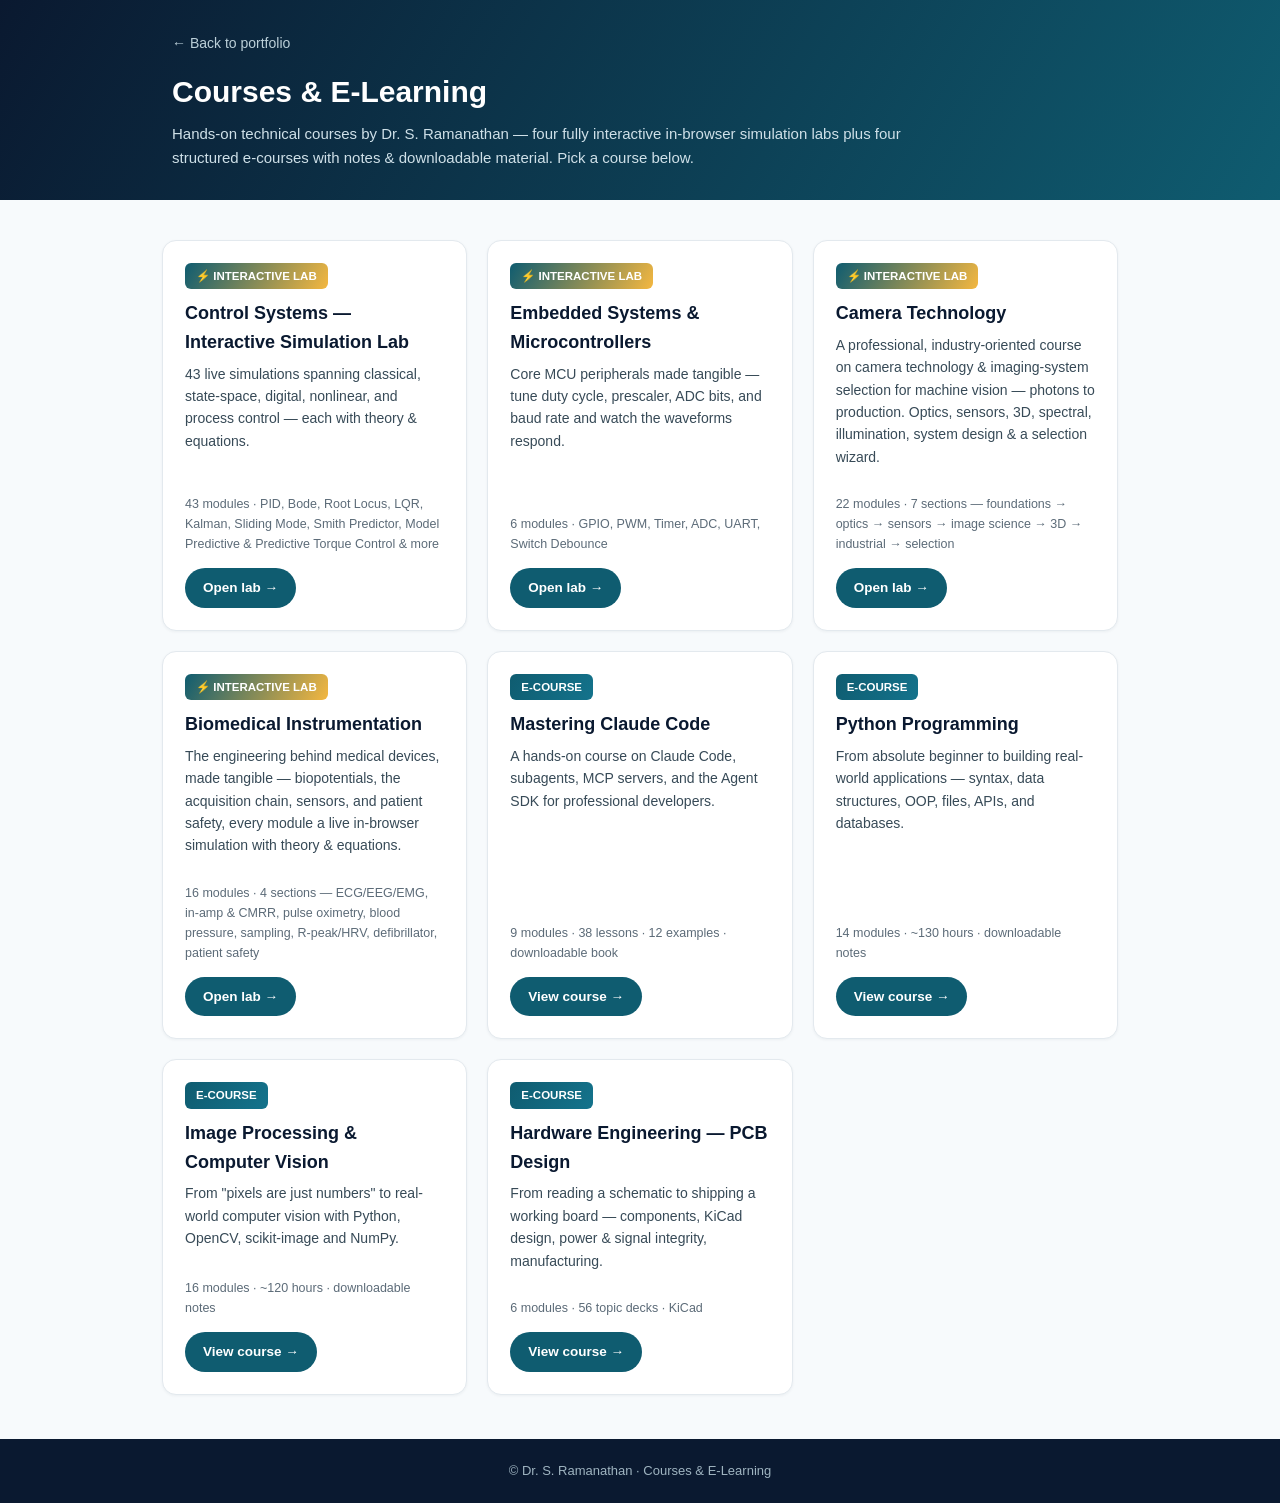
<file: courses/index.html>
<!DOCTYPE html><html lang="en"><head><meta charset="UTF-8">
<meta name="viewport" content="width=device-width,initial-scale=1.0">
<title>Courses — Dr. S. Ramanathan</title>
<meta name="description" content="Technical courses by Dr. S. Ramanathan — interactive Control Systems & Embedded labs, Python, Image Processing/OpenCV, PCB Design, and Mastering Claude Code.">
<link rel="canonical" href="https://ramgom1041.github.io/ramanathan-site/courses/">
<link rel="stylesheet" href="course.css">
<link rel="icon" href="../favicon.ico?v=2">
<link rel="apple-touch-icon" href="../apple-touch-icon.png?v=2">
<style>
.cgrid{max-width:1000px;margin:0 auto;padding:6px 22px 10px;display:grid;grid-template-columns:repeat(auto-fit,minmax(300px,1fr));gap:20px}
.ccard{background:#fff;border:1px solid var(--line);border-radius:14px;padding:22px;box-shadow:0 1px 3px rgba(16,42,67,.05);display:flex;flex-direction:column}
.ccard .bdg{align-self:flex-start;font-size:11.5px;font-weight:700;color:#fff;padding:4px 11px;border-radius:6px;margin-bottom:10px}
.bdg.lab{background:linear-gradient(120deg,#0f5c70,#f4b740)}
.bdg.crs{background:linear-gradient(120deg,#0f5c70,#14738c)}
.ccard h2{font-size:18px;color:var(--navy);margin:0 0 6px}
.ccard p{font-size:14px;color:#374a57;margin:0 0 12px;flex:1}
.ccard .meta{font-size:12.5px;color:var(--grey);margin-bottom:14px}
.ccard a.go{align-self:flex-start;background:var(--teal);color:#fff;text-decoration:none;border-radius:30px;padding:9px 18px;font-weight:600;font-size:13.5px}
.ccard a.go:hover{background:#0d4d5e}
.intro{max-width:1000px;margin:0 auto;padding:6px 22px 16px;color:#374a57}
</style></head><body>

<div class="top"><div class="wrap">
<a class="back" href="../index.html#courses">← Back to portfolio</a>
<h1>Courses &amp; E-Learning</h1>
<p>Hands-on technical courses by Dr. S. Ramanathan — four fully interactive in-browser simulation labs plus four structured e-courses with notes &amp; downloadable material. Pick a course below.</p>
</div></div>

<section style="padding:34px 0">
  <div class="cgrid">

    <div class="ccard">
      <span class="bdg lab">⚡ INTERACTIVE LAB</span>
      <h2>Control Systems — Interactive Simulation Lab</h2>
      <p>43 live simulations spanning classical, state-space, digital, nonlinear, and process control — each with theory &amp; equations.</p>
      <div class="meta">43 modules · PID, Bode, Root Locus, LQR, Kalman, Sliding Mode, Smith Predictor, Model Predictive &amp; Predictive Torque Control &amp; more</div>
      <a class="go" href="control-systems.html">Open lab →</a>
    </div>

    <div class="ccard">
      <span class="bdg lab">⚡ INTERACTIVE LAB</span>
      <h2>Embedded Systems &amp; Microcontrollers</h2>
      <p>Core MCU peripherals made tangible — tune duty cycle, prescaler, ADC bits, and baud rate and watch the waveforms respond.</p>
      <div class="meta">6 modules · GPIO, PWM, Timer, ADC, UART, Switch Debounce</div>
      <a class="go" href="embedded-systems.html">Open lab →</a>
    </div>

    <div class="ccard">
      <span class="bdg lab">⚡ INTERACTIVE LAB</span>
      <h2>Camera Technology</h2>
      <p>A professional, industry-oriented course on camera technology &amp; imaging-system selection for machine vision — photons to production. Optics, sensors, 3D, spectral, illumination, system design &amp; a selection wizard.</p>
      <div class="meta">22 modules · 7 sections — foundations → optics → sensors → image science → 3D → industrial → selection</div>
      <a class="go" href="camera-technology.html">Open lab →</a>
    </div>

    <div class="ccard">
      <span class="bdg lab">⚡ INTERACTIVE LAB</span>
      <h2>Biomedical Instrumentation</h2>
      <p>The engineering behind medical devices, made tangible — biopotentials, the acquisition chain, sensors, and patient safety, every module a live in-browser simulation with theory &amp; equations.</p>
      <div class="meta">16 modules · 4 sections — ECG/EEG/EMG, in-amp &amp; CMRR, pulse oximetry, blood pressure, sampling, R-peak/HRV, defibrillator, patient safety</div>
      <a class="go" href="biomedical-instrumentation.html">Open lab →</a>
    </div>

    <div class="ccard">
      <span class="bdg crs">E-COURSE</span>
      <h2>Mastering Claude Code</h2>
      <p>A hands-on course on Claude Code, subagents, MCP servers, and the Agent SDK for professional developers.</p>
      <div class="meta">9 modules · 38 lessons · 12 examples · downloadable book</div>
      <a class="go" href="claude-code.html">View course →</a>
    </div>

    <div class="ccard">
      <span class="bdg crs">E-COURSE</span>
      <h2>Python Programming</h2>
      <p>From absolute beginner to building real-world applications — syntax, data structures, OOP, files, APIs, and databases.</p>
      <div class="meta">14 modules · ~130 hours · downloadable notes</div>
      <a class="go" href="python.html">View course →</a>
    </div>

    <div class="ccard">
      <span class="bdg crs">E-COURSE</span>
      <h2>Image Processing &amp; Computer Vision</h2>
      <p>From "pixels are just numbers" to real-world computer vision with Python, OpenCV, scikit-image and NumPy.</p>
      <div class="meta">16 modules · ~120 hours · downloadable notes</div>
      <a class="go" href="image-processing.html">View course →</a>
    </div>

    <div class="ccard">
      <span class="bdg crs">E-COURSE</span>
      <h2>Hardware Engineering — PCB Design</h2>
      <p>From reading a schematic to shipping a working board — components, KiCad design, power &amp; signal integrity, manufacturing.</p>
      <div class="meta">6 modules · 56 topic decks · KiCad</div>
      <a class="go" href="pcb-design.html">View course →</a>
    </div>

  </div>
</section>
<footer>© Dr. S. Ramanathan · Courses &amp; E-Learning</footer>
<script data-goatcounter="https://ramgom1041.goatcounter.com/count" async src="//gc.zgo.at/count.js"></script>
</body></html>
</file>
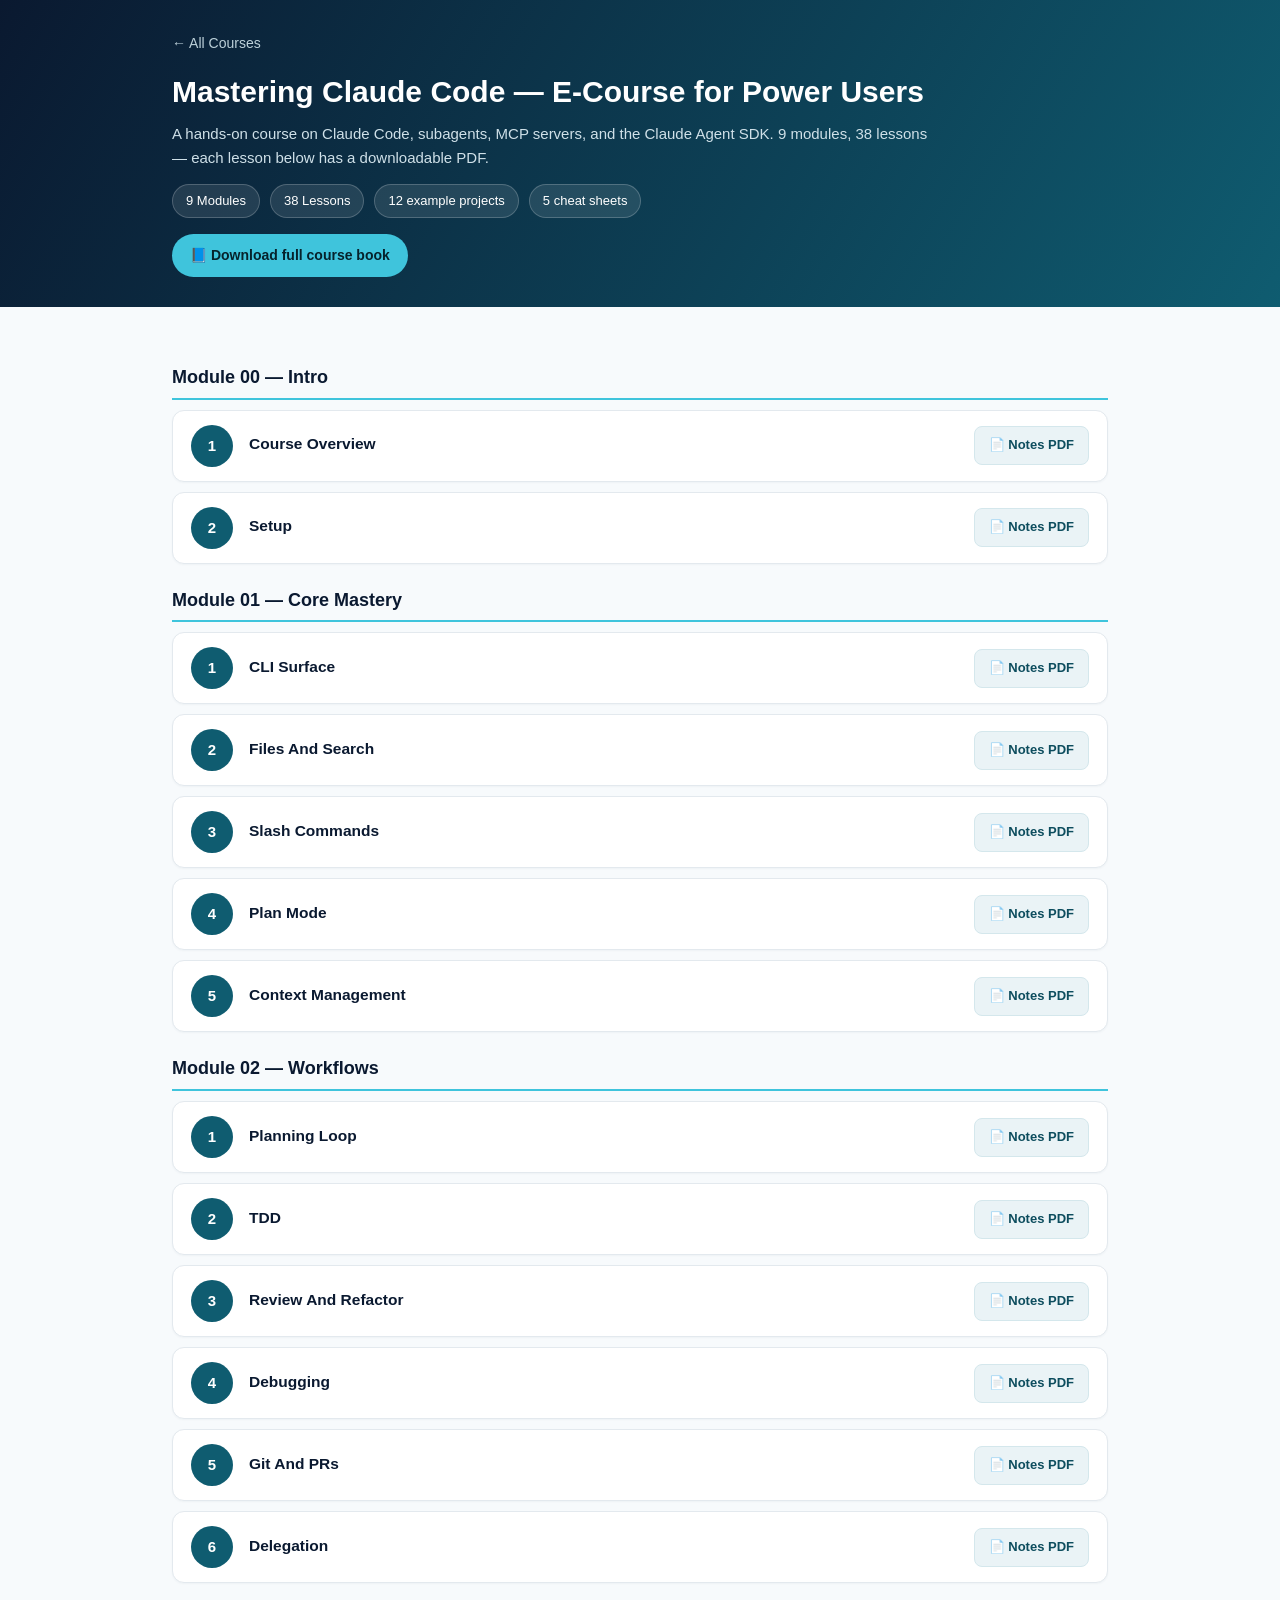
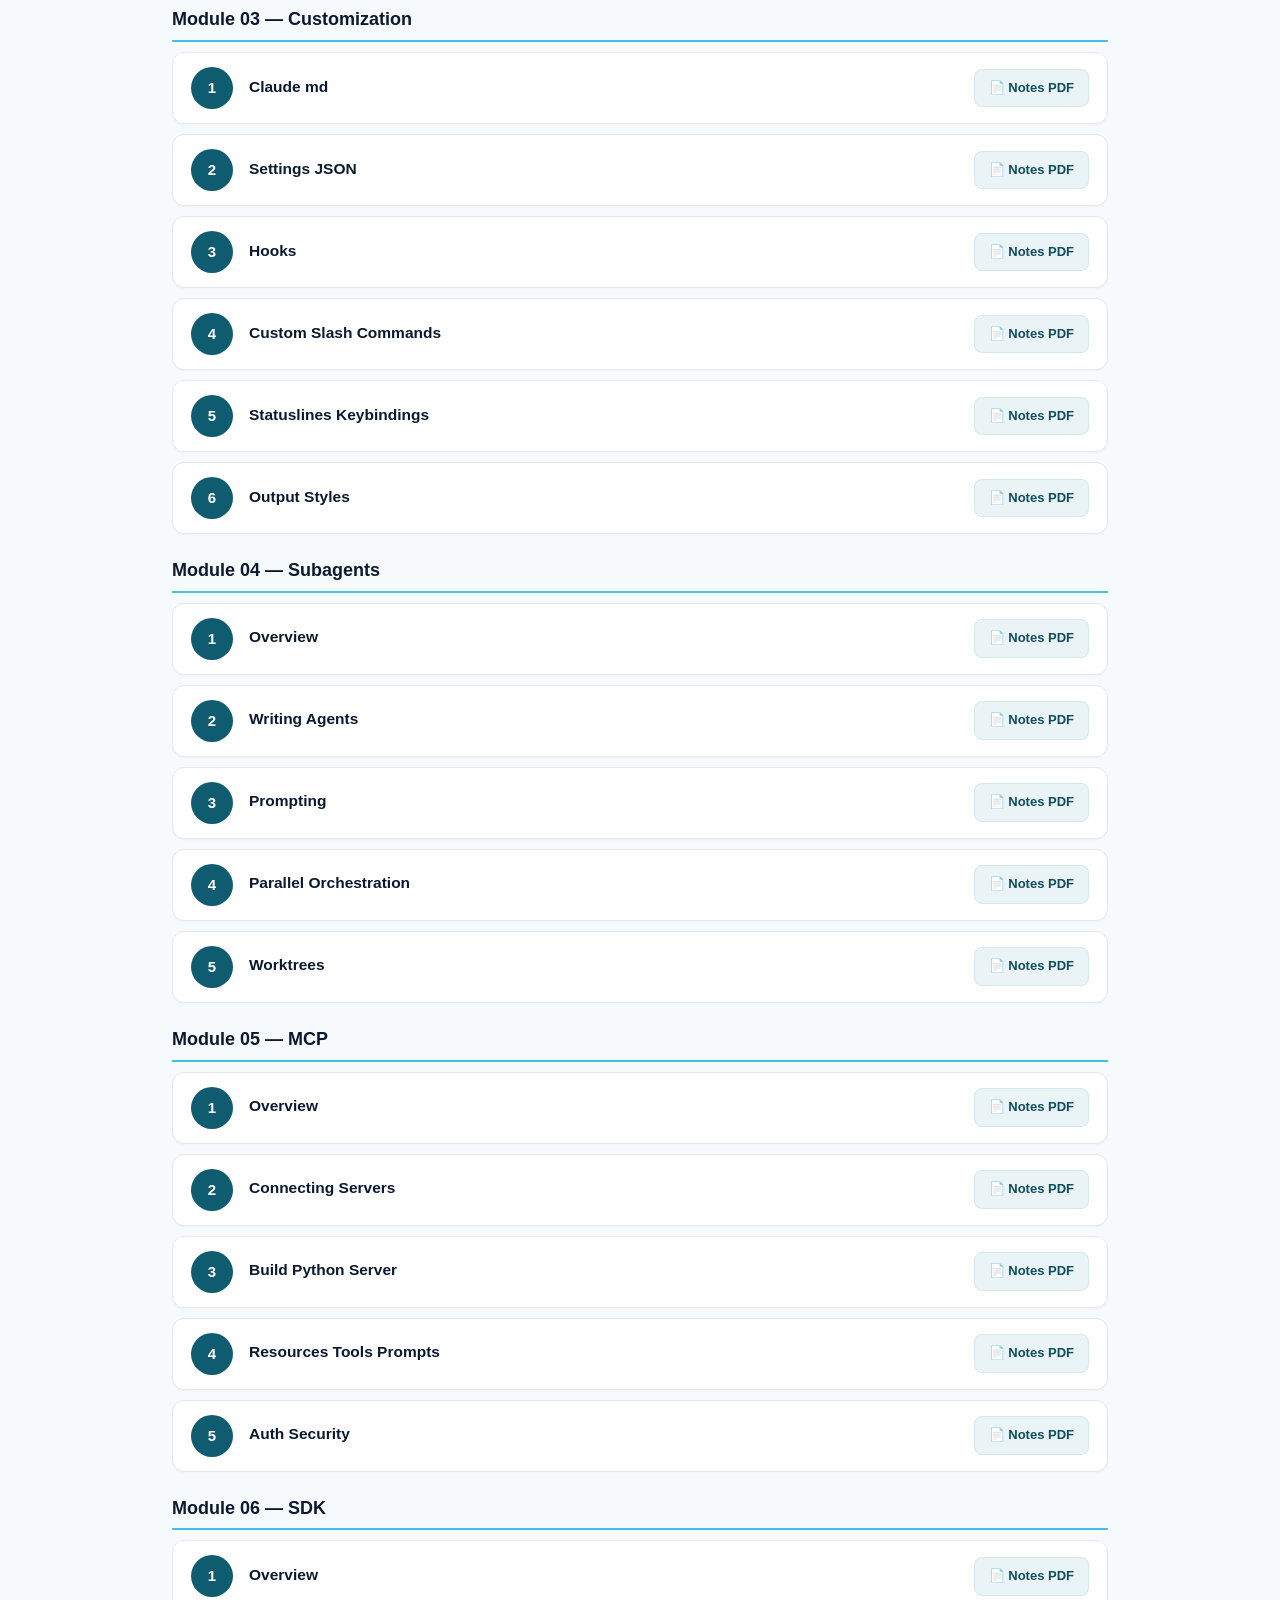
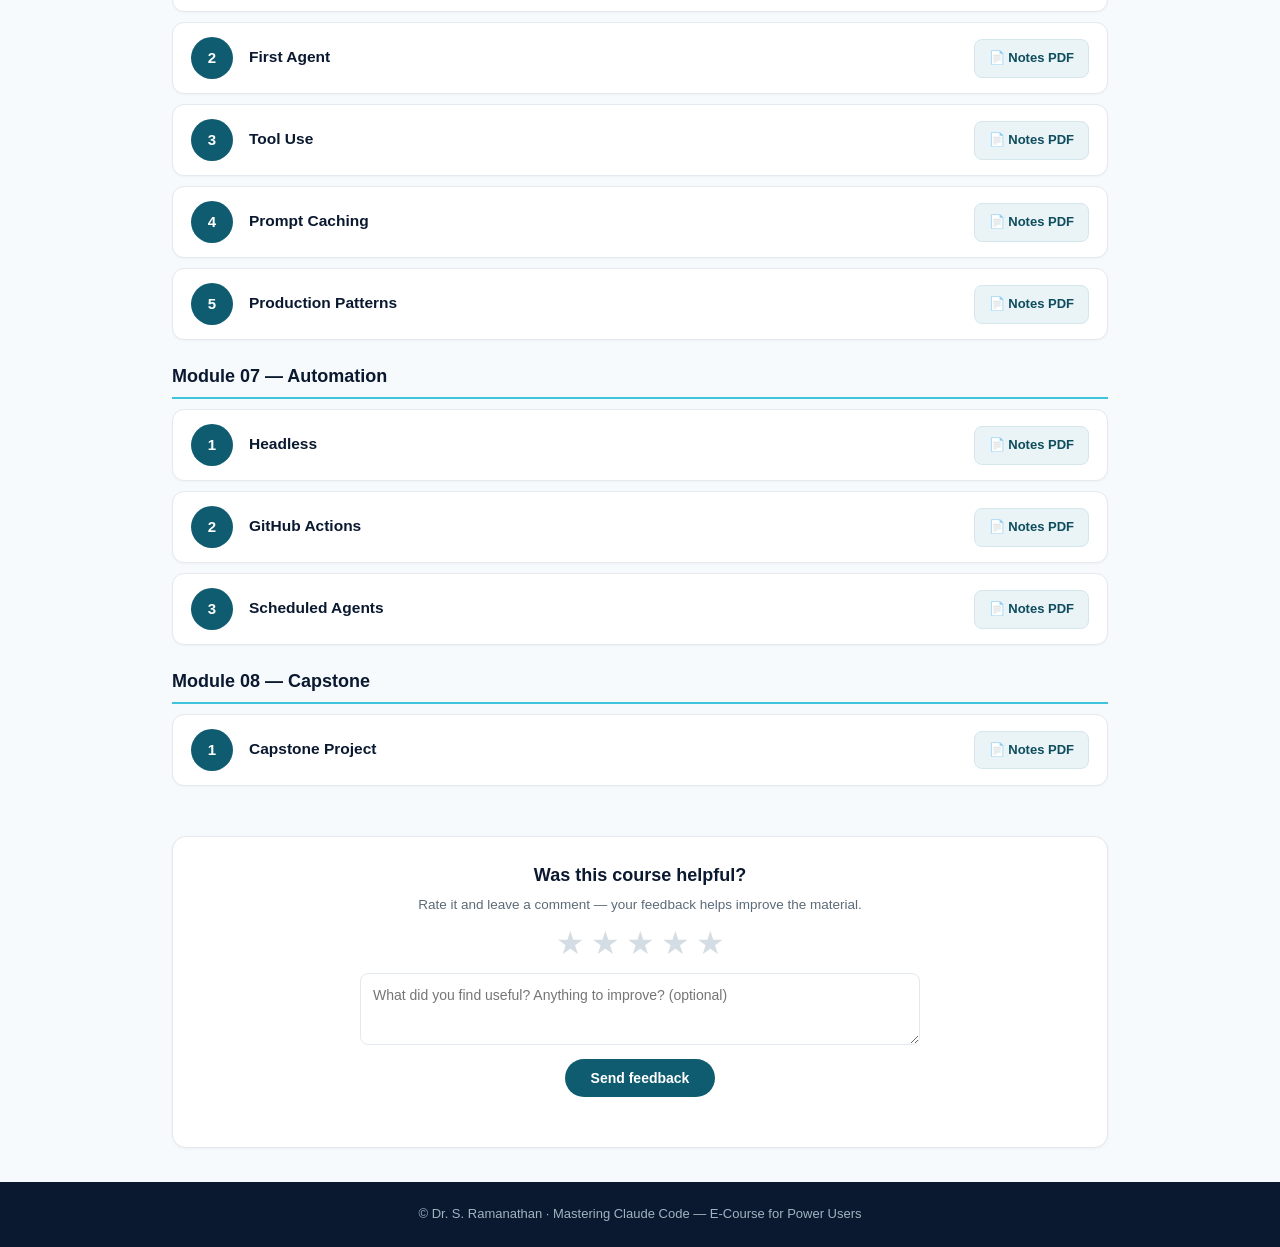
<file: courses/claude-code.html>
<!DOCTYPE html><html lang="en"><head><meta charset="UTF-8">
<meta name="viewport" content="width=device-width,initial-scale=1.0">
<title>Mastering Claude Code — E-Course for Power Users — Dr. S. Ramanathan</title>
<meta name="description" content="Mastering Claude Code — a hands-on e-course on subagents, MCP servers and the Claude Agent SDK: 38 lessons with downloadable PDF notes and a course book.">
<link rel="canonical" href="https://ramgom1041.github.io/ramanathan-site/courses/claude-code.html">
<link rel="stylesheet" href="course.css">
<link rel="icon" href="../favicon.ico?v=2">
<link rel="apple-touch-icon" href="../apple-touch-icon.png?v=2"></head><body>
<div class="top"><div class="wrap">
<a class="back" href="index.html">← All Courses</a>
<h1>Mastering Claude Code — E-Course for Power Users</h1><p>A hands-on course on Claude Code, subagents, MCP servers, and the Claude Agent SDK. 9 modules, 38 lessons — each lesson below has a downloadable PDF.</p>
<div class="meta"><span>9 Modules</span><span>38 Lessons</span><span>12 example projects</span><span>5 cheat sheets</span></div>
<a class="dl" href="../Mastering-Claude-Code-Book.pdf" target="_blank" rel="noopener noreferrer">📘 Download full course book</a>
</div></div>
<section><div class="wrap">
<h2 class="grp">Module 00 — Intro</h2><div class="mod"><div class="n">1</div><div class="body"><div class="t">Course Overview</div><div class="d"></div></div><a class="pdf" href="claude-code/modules/00-intro/01-course-overview.pdf" target="_blank" rel="noopener noreferrer">📄 Notes PDF</a></div><div class="mod"><div class="n">2</div><div class="body"><div class="t">Setup</div><div class="d"></div></div><a class="pdf" href="claude-code/modules/00-intro/02-setup.pdf" target="_blank" rel="noopener noreferrer">📄 Notes PDF</a></div><h2 class="grp">Module 01 — Core Mastery</h2><div class="mod"><div class="n">1</div><div class="body"><div class="t">CLI Surface</div><div class="d"></div></div><a class="pdf" href="claude-code/modules/01-core-mastery/01-cli-surface.pdf" target="_blank" rel="noopener noreferrer">📄 Notes PDF</a></div><div class="mod"><div class="n">2</div><div class="body"><div class="t">Files And Search</div><div class="d"></div></div><a class="pdf" href="claude-code/modules/01-core-mastery/02-files-and-search.pdf" target="_blank" rel="noopener noreferrer">📄 Notes PDF</a></div><div class="mod"><div class="n">3</div><div class="body"><div class="t">Slash Commands</div><div class="d"></div></div><a class="pdf" href="claude-code/modules/01-core-mastery/03-slash-commands.pdf" target="_blank" rel="noopener noreferrer">📄 Notes PDF</a></div><div class="mod"><div class="n">4</div><div class="body"><div class="t">Plan Mode</div><div class="d"></div></div><a class="pdf" href="claude-code/modules/01-core-mastery/04-plan-mode.pdf" target="_blank" rel="noopener noreferrer">📄 Notes PDF</a></div><div class="mod"><div class="n">5</div><div class="body"><div class="t">Context Management</div><div class="d"></div></div><a class="pdf" href="claude-code/modules/01-core-mastery/05-context-management.pdf" target="_blank" rel="noopener noreferrer">📄 Notes PDF</a></div><h2 class="grp">Module 02 — Workflows</h2><div class="mod"><div class="n">1</div><div class="body"><div class="t">Planning Loop</div><div class="d"></div></div><a class="pdf" href="claude-code/modules/02-workflows/01-planning-loop.pdf" target="_blank" rel="noopener noreferrer">📄 Notes PDF</a></div><div class="mod"><div class="n">2</div><div class="body"><div class="t">TDD</div><div class="d"></div></div><a class="pdf" href="claude-code/modules/02-workflows/02-tdd.pdf" target="_blank" rel="noopener noreferrer">📄 Notes PDF</a></div><div class="mod"><div class="n">3</div><div class="body"><div class="t">Review And Refactor</div><div class="d"></div></div><a class="pdf" href="claude-code/modules/02-workflows/03-review-and-refactor.pdf" target="_blank" rel="noopener noreferrer">📄 Notes PDF</a></div><div class="mod"><div class="n">4</div><div class="body"><div class="t">Debugging</div><div class="d"></div></div><a class="pdf" href="claude-code/modules/02-workflows/04-debugging.pdf" target="_blank" rel="noopener noreferrer">📄 Notes PDF</a></div><div class="mod"><div class="n">5</div><div class="body"><div class="t">Git And PRs</div><div class="d"></div></div><a class="pdf" href="claude-code/modules/02-workflows/05-git-and-prs.pdf" target="_blank" rel="noopener noreferrer">📄 Notes PDF</a></div><div class="mod"><div class="n">6</div><div class="body"><div class="t">Delegation</div><div class="d"></div></div><a class="pdf" href="claude-code/modules/02-workflows/06-delegation.pdf" target="_blank" rel="noopener noreferrer">📄 Notes PDF</a></div><h2 class="grp">Module 03 — Customization</h2><div class="mod"><div class="n">1</div><div class="body"><div class="t">Claude md</div><div class="d"></div></div><a class="pdf" href="claude-code/modules/03-customization/01-claude-md.pdf" target="_blank" rel="noopener noreferrer">📄 Notes PDF</a></div><div class="mod"><div class="n">2</div><div class="body"><div class="t">Settings JSON</div><div class="d"></div></div><a class="pdf" href="claude-code/modules/03-customization/02-settings-json.pdf" target="_blank" rel="noopener noreferrer">📄 Notes PDF</a></div><div class="mod"><div class="n">3</div><div class="body"><div class="t">Hooks</div><div class="d"></div></div><a class="pdf" href="claude-code/modules/03-customization/03-hooks.pdf" target="_blank" rel="noopener noreferrer">📄 Notes PDF</a></div><div class="mod"><div class="n">4</div><div class="body"><div class="t">Custom Slash Commands</div><div class="d"></div></div><a class="pdf" href="claude-code/modules/03-customization/04-custom-slash-commands.pdf" target="_blank" rel="noopener noreferrer">📄 Notes PDF</a></div><div class="mod"><div class="n">5</div><div class="body"><div class="t">Statuslines Keybindings</div><div class="d"></div></div><a class="pdf" href="claude-code/modules/03-customization/05-statuslines-keybindings.pdf" target="_blank" rel="noopener noreferrer">📄 Notes PDF</a></div><div class="mod"><div class="n">6</div><div class="body"><div class="t">Output Styles</div><div class="d"></div></div><a class="pdf" href="claude-code/modules/03-customization/06-output-styles.pdf" target="_blank" rel="noopener noreferrer">📄 Notes PDF</a></div><h2 class="grp">Module 04 — Subagents</h2><div class="mod"><div class="n">1</div><div class="body"><div class="t">Overview</div><div class="d"></div></div><a class="pdf" href="claude-code/modules/04-subagents/01-overview.pdf" target="_blank" rel="noopener noreferrer">📄 Notes PDF</a></div><div class="mod"><div class="n">2</div><div class="body"><div class="t">Writing Agents</div><div class="d"></div></div><a class="pdf" href="claude-code/modules/04-subagents/02-writing-agents.pdf" target="_blank" rel="noopener noreferrer">📄 Notes PDF</a></div><div class="mod"><div class="n">3</div><div class="body"><div class="t">Prompting</div><div class="d"></div></div><a class="pdf" href="claude-code/modules/04-subagents/03-prompting.pdf" target="_blank" rel="noopener noreferrer">📄 Notes PDF</a></div><div class="mod"><div class="n">4</div><div class="body"><div class="t">Parallel Orchestration</div><div class="d"></div></div><a class="pdf" href="claude-code/modules/04-subagents/04-parallel-orchestration.pdf" target="_blank" rel="noopener noreferrer">📄 Notes PDF</a></div><div class="mod"><div class="n">5</div><div class="body"><div class="t">Worktrees</div><div class="d"></div></div><a class="pdf" href="claude-code/modules/04-subagents/05-worktrees.pdf" target="_blank" rel="noopener noreferrer">📄 Notes PDF</a></div><h2 class="grp">Module 05 — MCP</h2><div class="mod"><div class="n">1</div><div class="body"><div class="t">Overview</div><div class="d"></div></div><a class="pdf" href="claude-code/modules/05-mcp/01-overview.pdf" target="_blank" rel="noopener noreferrer">📄 Notes PDF</a></div><div class="mod"><div class="n">2</div><div class="body"><div class="t">Connecting Servers</div><div class="d"></div></div><a class="pdf" href="claude-code/modules/05-mcp/02-connecting-servers.pdf" target="_blank" rel="noopener noreferrer">📄 Notes PDF</a></div><div class="mod"><div class="n">3</div><div class="body"><div class="t">Build Python Server</div><div class="d"></div></div><a class="pdf" href="claude-code/modules/05-mcp/03-build-python-server.pdf" target="_blank" rel="noopener noreferrer">📄 Notes PDF</a></div><div class="mod"><div class="n">4</div><div class="body"><div class="t">Resources Tools Prompts</div><div class="d"></div></div><a class="pdf" href="claude-code/modules/05-mcp/04-resources-tools-prompts.pdf" target="_blank" rel="noopener noreferrer">📄 Notes PDF</a></div><div class="mod"><div class="n">5</div><div class="body"><div class="t">Auth Security</div><div class="d"></div></div><a class="pdf" href="claude-code/modules/05-mcp/05-auth-security.pdf" target="_blank" rel="noopener noreferrer">📄 Notes PDF</a></div><h2 class="grp">Module 06 — SDK</h2><div class="mod"><div class="n">1</div><div class="body"><div class="t">Overview</div><div class="d"></div></div><a class="pdf" href="claude-code/modules/06-sdk/01-overview.pdf" target="_blank" rel="noopener noreferrer">📄 Notes PDF</a></div><div class="mod"><div class="n">2</div><div class="body"><div class="t">First Agent</div><div class="d"></div></div><a class="pdf" href="claude-code/modules/06-sdk/02-first-agent.pdf" target="_blank" rel="noopener noreferrer">📄 Notes PDF</a></div><div class="mod"><div class="n">3</div><div class="body"><div class="t">Tool Use</div><div class="d"></div></div><a class="pdf" href="claude-code/modules/06-sdk/03-tool-use.pdf" target="_blank" rel="noopener noreferrer">📄 Notes PDF</a></div><div class="mod"><div class="n">4</div><div class="body"><div class="t">Prompt Caching</div><div class="d"></div></div><a class="pdf" href="claude-code/modules/06-sdk/04-prompt-caching.pdf" target="_blank" rel="noopener noreferrer">📄 Notes PDF</a></div><div class="mod"><div class="n">5</div><div class="body"><div class="t">Production Patterns</div><div class="d"></div></div><a class="pdf" href="claude-code/modules/06-sdk/05-production-patterns.pdf" target="_blank" rel="noopener noreferrer">📄 Notes PDF</a></div><h2 class="grp">Module 07 — Automation</h2><div class="mod"><div class="n">1</div><div class="body"><div class="t">Headless</div><div class="d"></div></div><a class="pdf" href="claude-code/modules/07-automation/01-headless.pdf" target="_blank" rel="noopener noreferrer">📄 Notes PDF</a></div><div class="mod"><div class="n">2</div><div class="body"><div class="t">GitHub Actions</div><div class="d"></div></div><a class="pdf" href="claude-code/modules/07-automation/02-github-actions.pdf" target="_blank" rel="noopener noreferrer">📄 Notes PDF</a></div><div class="mod"><div class="n">3</div><div class="body"><div class="t">Scheduled Agents</div><div class="d"></div></div><a class="pdf" href="claude-code/modules/07-automation/03-scheduled-agents.pdf" target="_blank" rel="noopener noreferrer">📄 Notes PDF</a></div><h2 class="grp">Module 08 — Capstone</h2><div class="mod"><div class="n">1</div><div class="body"><div class="t">Capstone Project</div><div class="d"></div></div><a class="pdf" href="claude-code/modules/08-capstone/01-capstone-project.pdf" target="_blank" rel="noopener noreferrer">📄 Notes PDF</a></div>
</div></section>
<footer>© Dr. S. Ramanathan · Mastering Claude Code — E-Course for Power Users</footer>
<script src="feedback.js"></script>
<script data-goatcounter="https://ramgom1041.goatcounter.com/count" async src="//gc.zgo.at/count.js"></script>
</body></html>
</file>
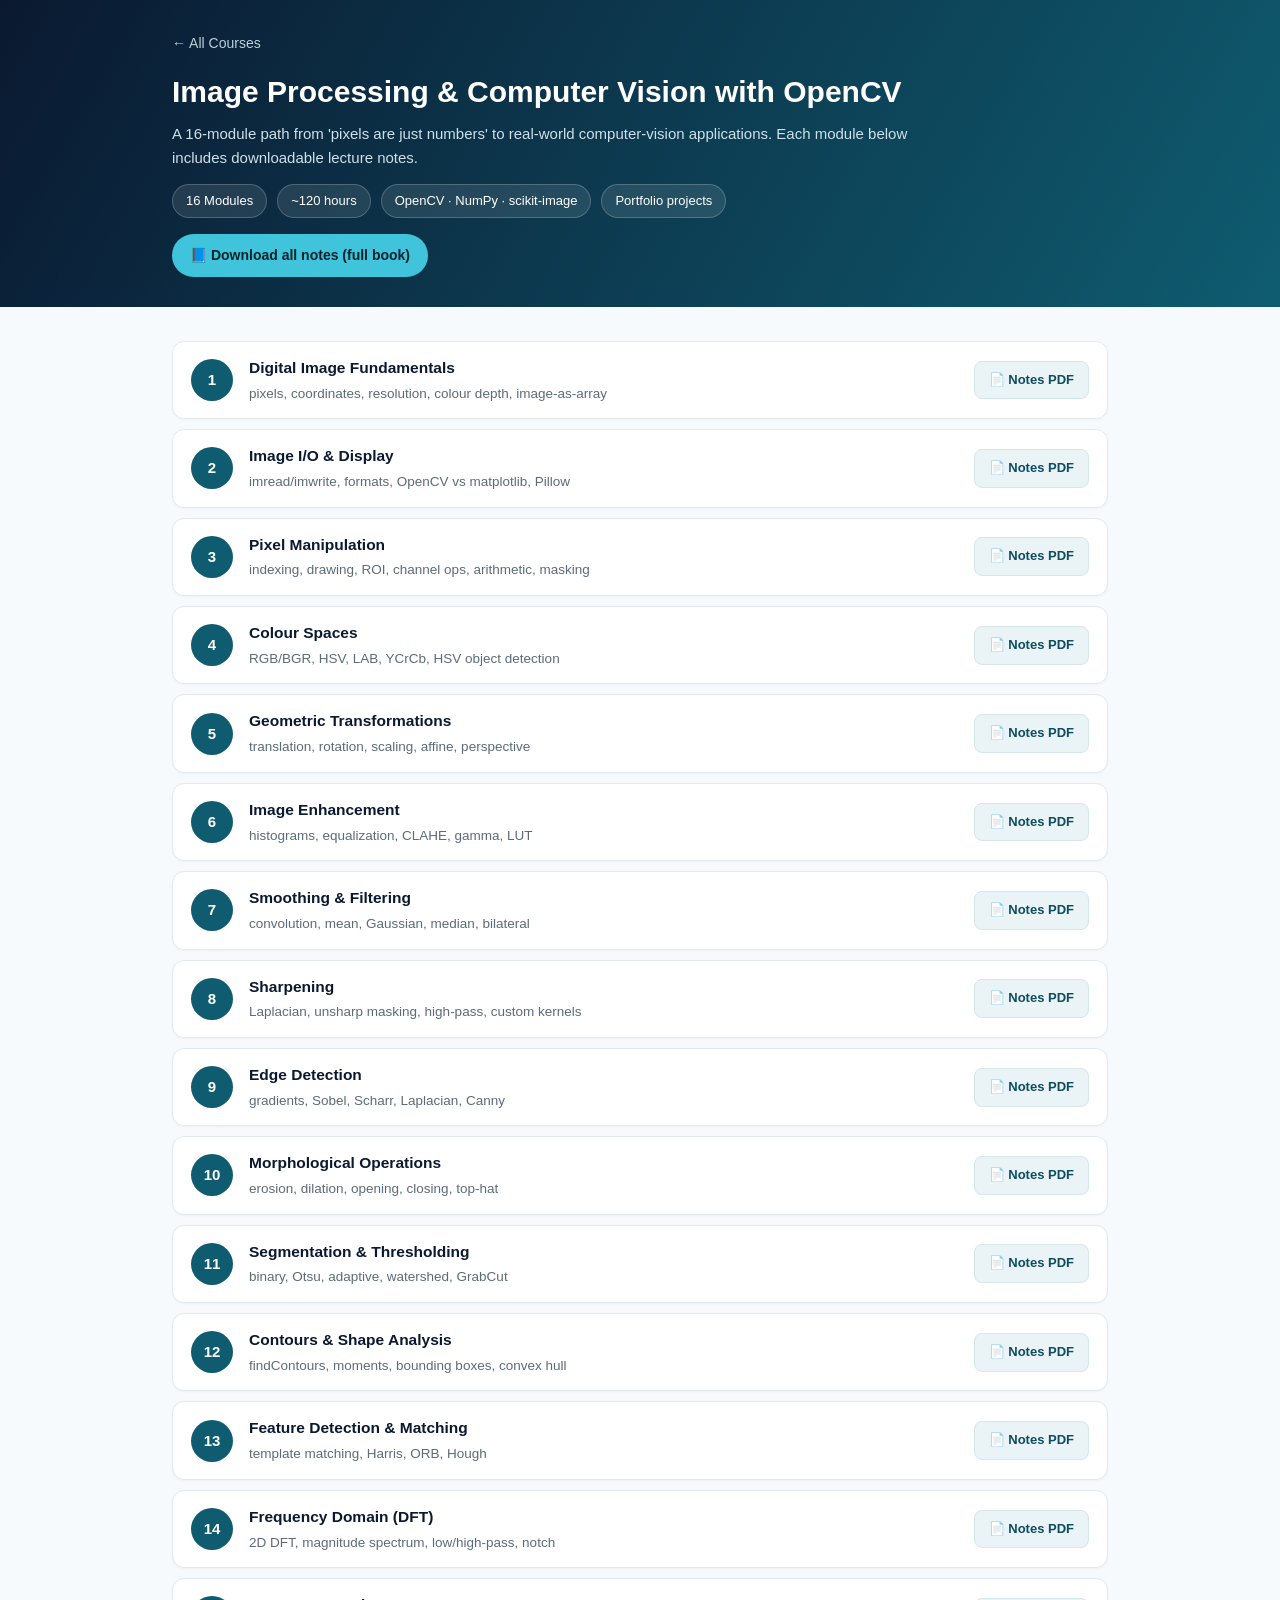
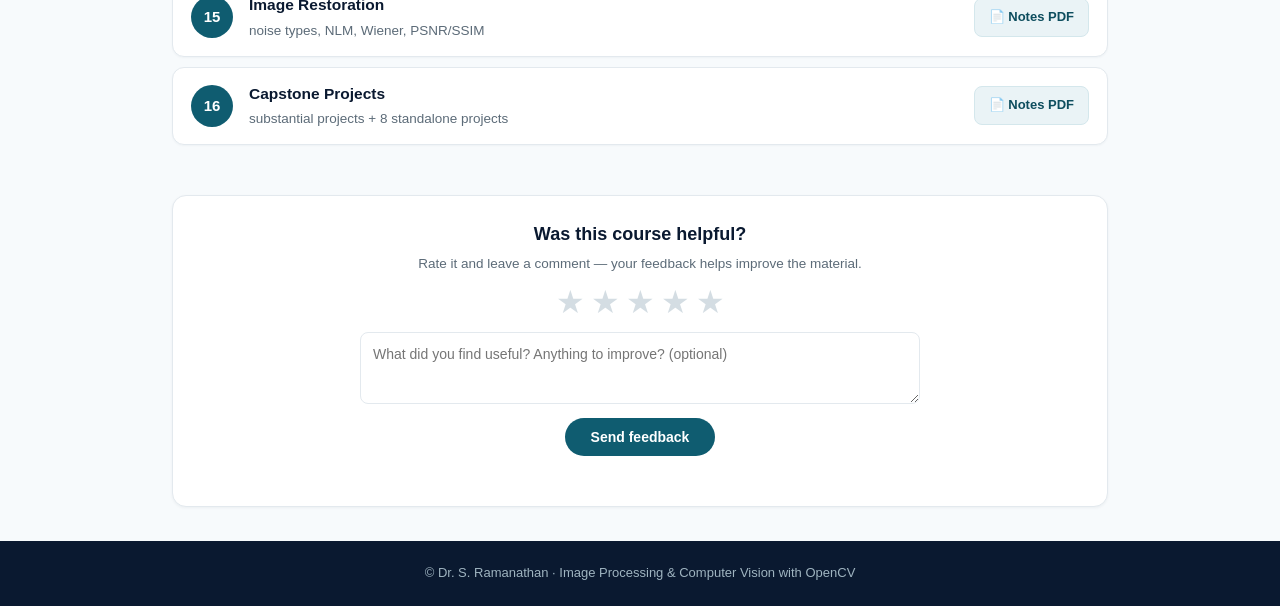
<file: courses/image-processing.html>
<!DOCTYPE html><html lang="en"><head><meta charset="UTF-8">
<meta name="viewport" content="width=device-width,initial-scale=1.0">
<title>Image Processing & Computer Vision with OpenCV — Dr. S. Ramanathan</title>
<meta name="description" content="Image Processing &amp; Computer Vision e-course with Python and OpenCV — 16 modules on filtering, segmentation, features and DFT, plus downloadable lecture notes.">
<link rel="canonical" href="https://ramgom1041.github.io/ramanathan-site/courses/image-processing.html">
<link rel="stylesheet" href="course.css">
<link rel="icon" href="../favicon.ico?v=2">
<link rel="apple-touch-icon" href="../apple-touch-icon.png?v=2"></head><body>
<div class="top"><div class="wrap">
<a class="back" href="index.html">← All Courses</a>
<h1>Image Processing & Computer Vision with OpenCV</h1><p>A 16-module path from 'pixels are just numbers' to real-world computer-vision applications. Each module below includes downloadable lecture notes.</p>
<div class="meta"><span>16 Modules</span><span>~120 hours</span><span>OpenCV · NumPy · scikit-image</span><span>Portfolio projects</span></div>
<a class="dl" href="../Image-Processing-E-Course-Notes.pdf" target="_blank" rel="noopener noreferrer">📘 Download all notes (full book)</a>
</div></div>
<section><div class="wrap">
<div class="mod"><div class="n">1</div><div class="body"><div class="t">Digital Image Fundamentals</div><div class="d">pixels, coordinates, resolution, colour depth, image-as-array</div></div><a class="pdf" href="image-processing/module-01.pdf" target="_blank" rel="noopener noreferrer">📄 Notes PDF</a></div><div class="mod"><div class="n">2</div><div class="body"><div class="t">Image I/O &amp; Display</div><div class="d">imread/imwrite, formats, OpenCV vs matplotlib, Pillow</div></div><a class="pdf" href="image-processing/module-02.pdf" target="_blank" rel="noopener noreferrer">📄 Notes PDF</a></div><div class="mod"><div class="n">3</div><div class="body"><div class="t">Pixel Manipulation</div><div class="d">indexing, drawing, ROI, channel ops, arithmetic, masking</div></div><a class="pdf" href="image-processing/module-03.pdf" target="_blank" rel="noopener noreferrer">📄 Notes PDF</a></div><div class="mod"><div class="n">4</div><div class="body"><div class="t">Colour Spaces</div><div class="d">RGB/BGR, HSV, LAB, YCrCb, HSV object detection</div></div><a class="pdf" href="image-processing/module-04.pdf" target="_blank" rel="noopener noreferrer">📄 Notes PDF</a></div><div class="mod"><div class="n">5</div><div class="body"><div class="t">Geometric Transformations</div><div class="d">translation, rotation, scaling, affine, perspective</div></div><a class="pdf" href="image-processing/module-05.pdf" target="_blank" rel="noopener noreferrer">📄 Notes PDF</a></div><div class="mod"><div class="n">6</div><div class="body"><div class="t">Image Enhancement</div><div class="d">histograms, equalization, CLAHE, gamma, LUT</div></div><a class="pdf" href="image-processing/module-06.pdf" target="_blank" rel="noopener noreferrer">📄 Notes PDF</a></div><div class="mod"><div class="n">7</div><div class="body"><div class="t">Smoothing &amp; Filtering</div><div class="d">convolution, mean, Gaussian, median, bilateral</div></div><a class="pdf" href="image-processing/module-07.pdf" target="_blank" rel="noopener noreferrer">📄 Notes PDF</a></div><div class="mod"><div class="n">8</div><div class="body"><div class="t">Sharpening</div><div class="d">Laplacian, unsharp masking, high-pass, custom kernels</div></div><a class="pdf" href="image-processing/module-08.pdf" target="_blank" rel="noopener noreferrer">📄 Notes PDF</a></div><div class="mod"><div class="n">9</div><div class="body"><div class="t">Edge Detection</div><div class="d">gradients, Sobel, Scharr, Laplacian, Canny</div></div><a class="pdf" href="image-processing/module-09.pdf" target="_blank" rel="noopener noreferrer">📄 Notes PDF</a></div><div class="mod"><div class="n">10</div><div class="body"><div class="t">Morphological Operations</div><div class="d">erosion, dilation, opening, closing, top-hat</div></div><a class="pdf" href="image-processing/module-10.pdf" target="_blank" rel="noopener noreferrer">📄 Notes PDF</a></div><div class="mod"><div class="n">11</div><div class="body"><div class="t">Segmentation &amp; Thresholding</div><div class="d">binary, Otsu, adaptive, watershed, GrabCut</div></div><a class="pdf" href="image-processing/module-11.pdf" target="_blank" rel="noopener noreferrer">📄 Notes PDF</a></div><div class="mod"><div class="n">12</div><div class="body"><div class="t">Contours &amp; Shape Analysis</div><div class="d">findContours, moments, bounding boxes, convex hull</div></div><a class="pdf" href="image-processing/module-12.pdf" target="_blank" rel="noopener noreferrer">📄 Notes PDF</a></div><div class="mod"><div class="n">13</div><div class="body"><div class="t">Feature Detection &amp; Matching</div><div class="d">template matching, Harris, ORB, Hough</div></div><a class="pdf" href="image-processing/module-13.pdf" target="_blank" rel="noopener noreferrer">📄 Notes PDF</a></div><div class="mod"><div class="n">14</div><div class="body"><div class="t">Frequency Domain (DFT)</div><div class="d">2D DFT, magnitude spectrum, low/high-pass, notch</div></div><a class="pdf" href="image-processing/module-14.pdf" target="_blank" rel="noopener noreferrer">📄 Notes PDF</a></div><div class="mod"><div class="n">15</div><div class="body"><div class="t">Image Restoration</div><div class="d">noise types, NLM, Wiener, PSNR/SSIM</div></div><a class="pdf" href="image-processing/module-15.pdf" target="_blank" rel="noopener noreferrer">📄 Notes PDF</a></div><div class="mod"><div class="n">16</div><div class="body"><div class="t">Capstone Projects</div><div class="d">substantial projects + 8 standalone projects</div></div><a class="pdf" href="image-processing/module-16.pdf" target="_blank" rel="noopener noreferrer">📄 Notes PDF</a></div>
</div></section>
<footer>© Dr. S. Ramanathan · Image Processing & Computer Vision with OpenCV</footer>
<script src="feedback.js"></script>
<script data-goatcounter="https://ramgom1041.goatcounter.com/count" async src="//gc.zgo.at/count.js"></script>
</body></html>
</file>
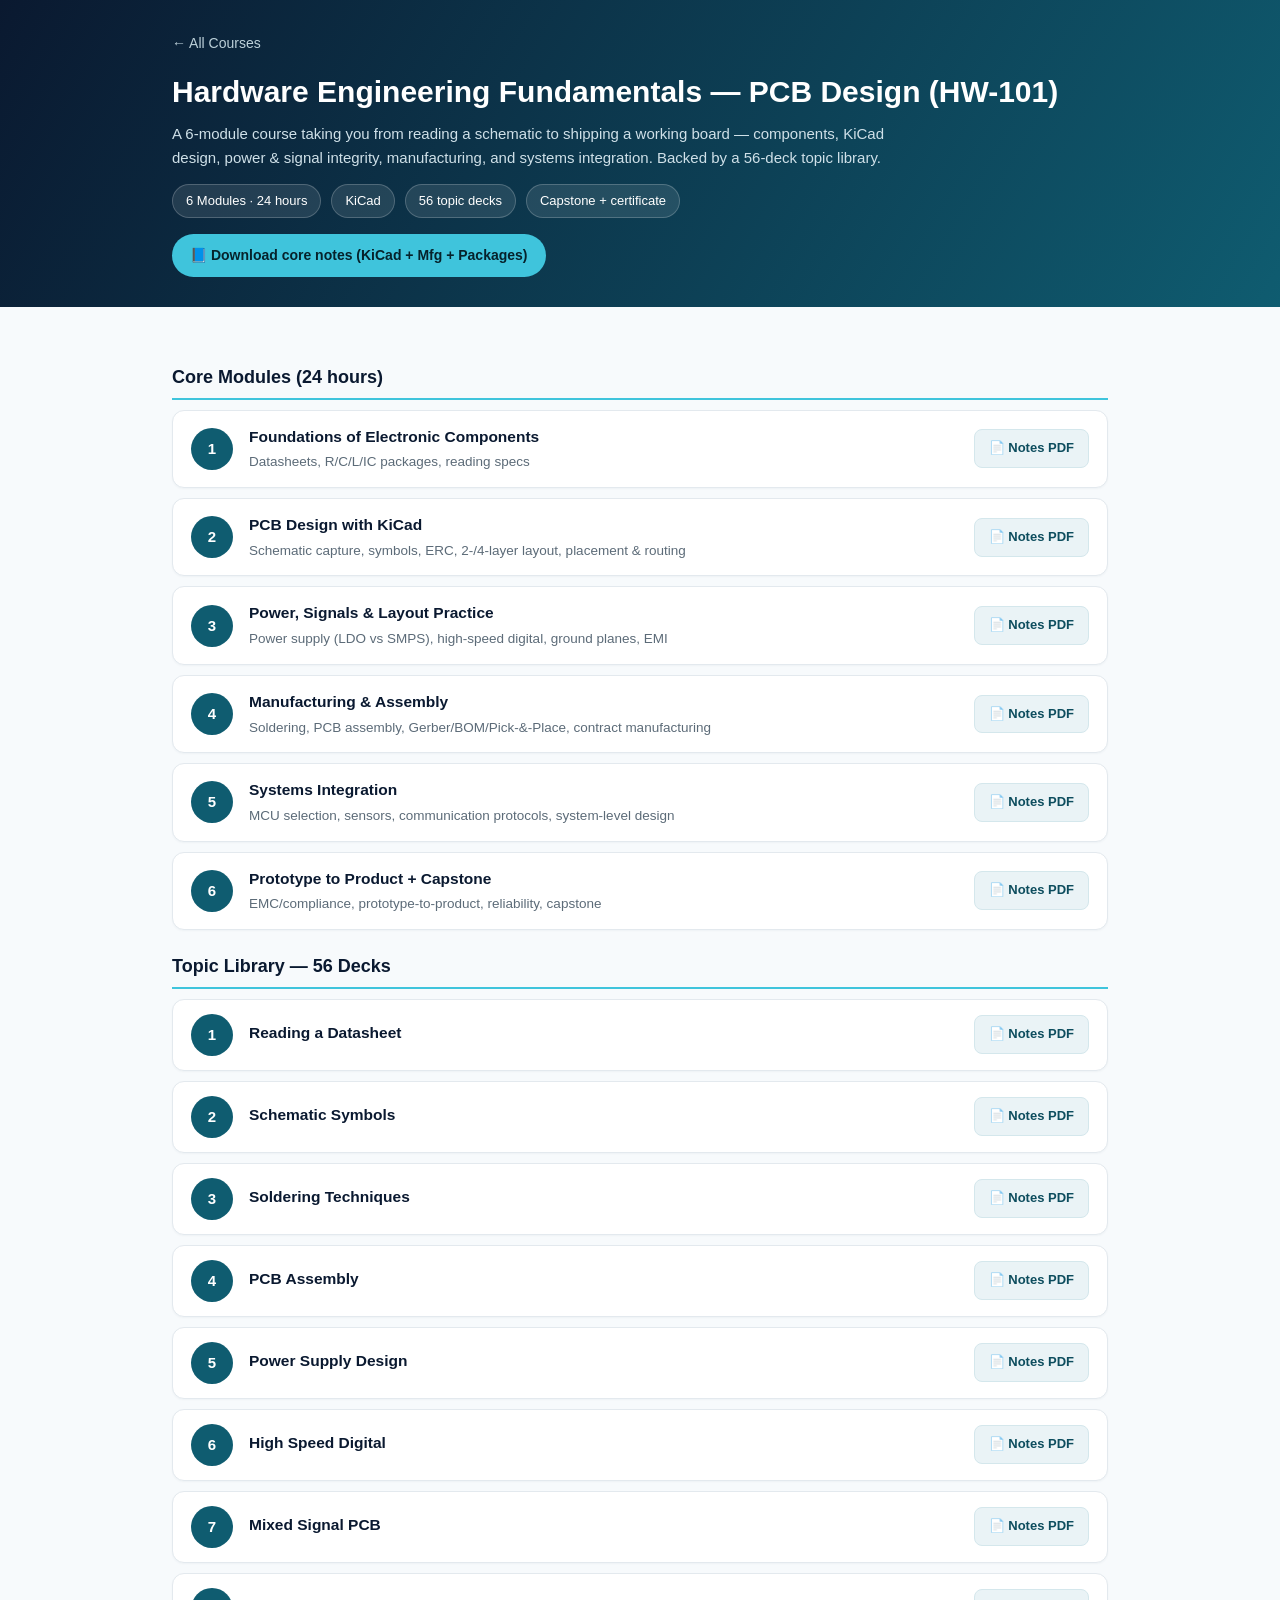
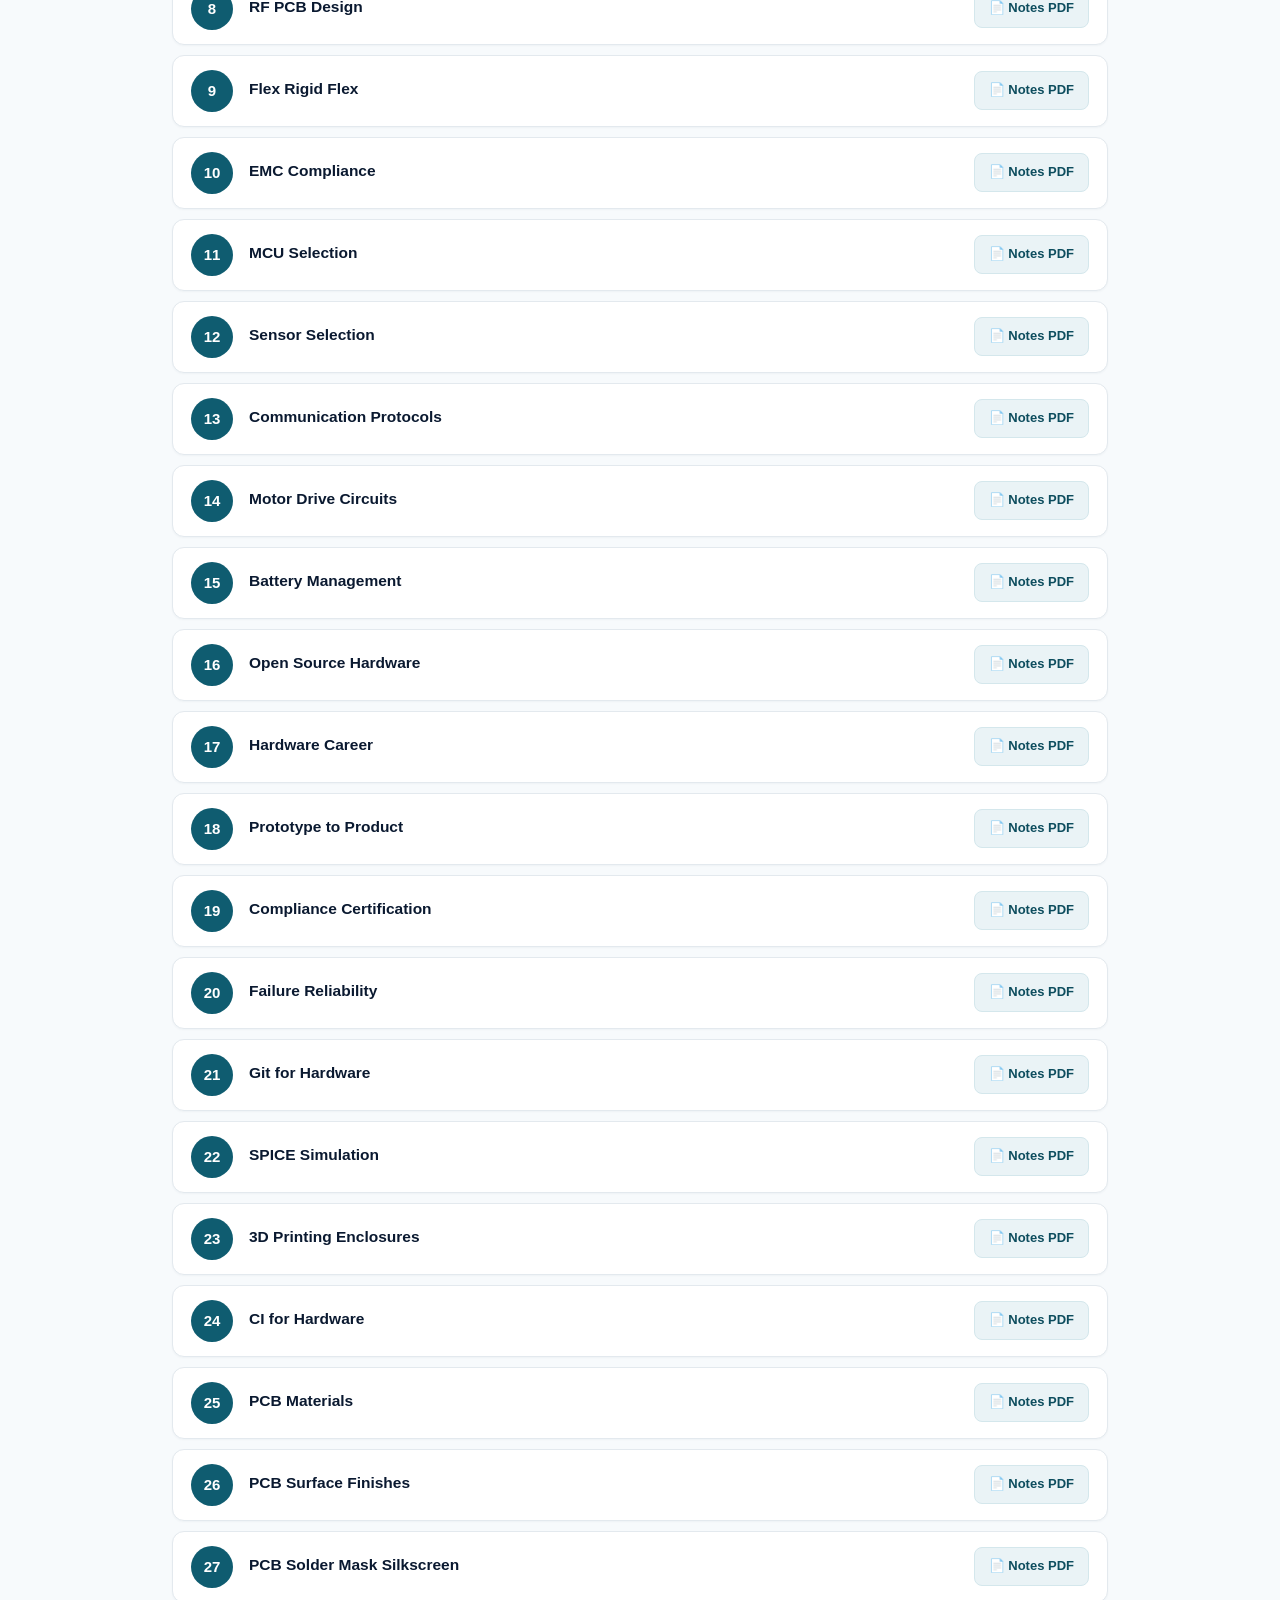
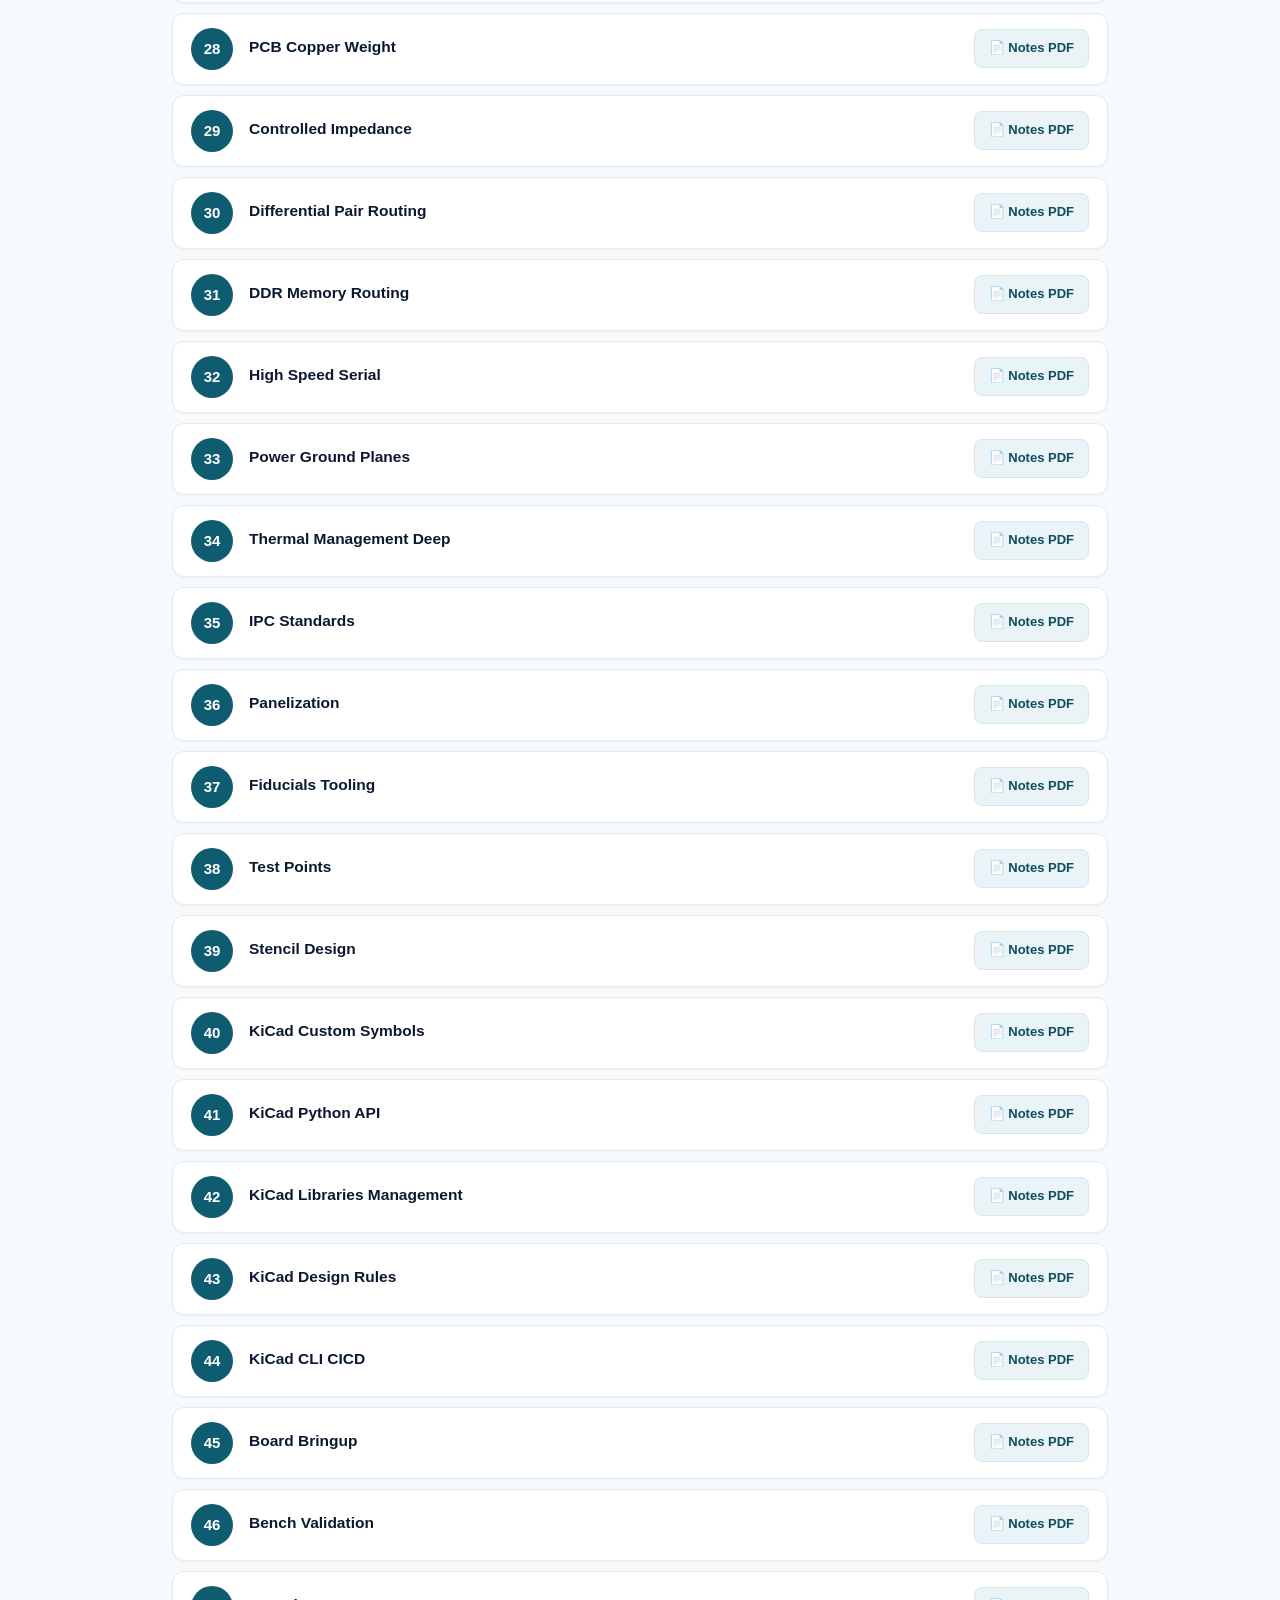
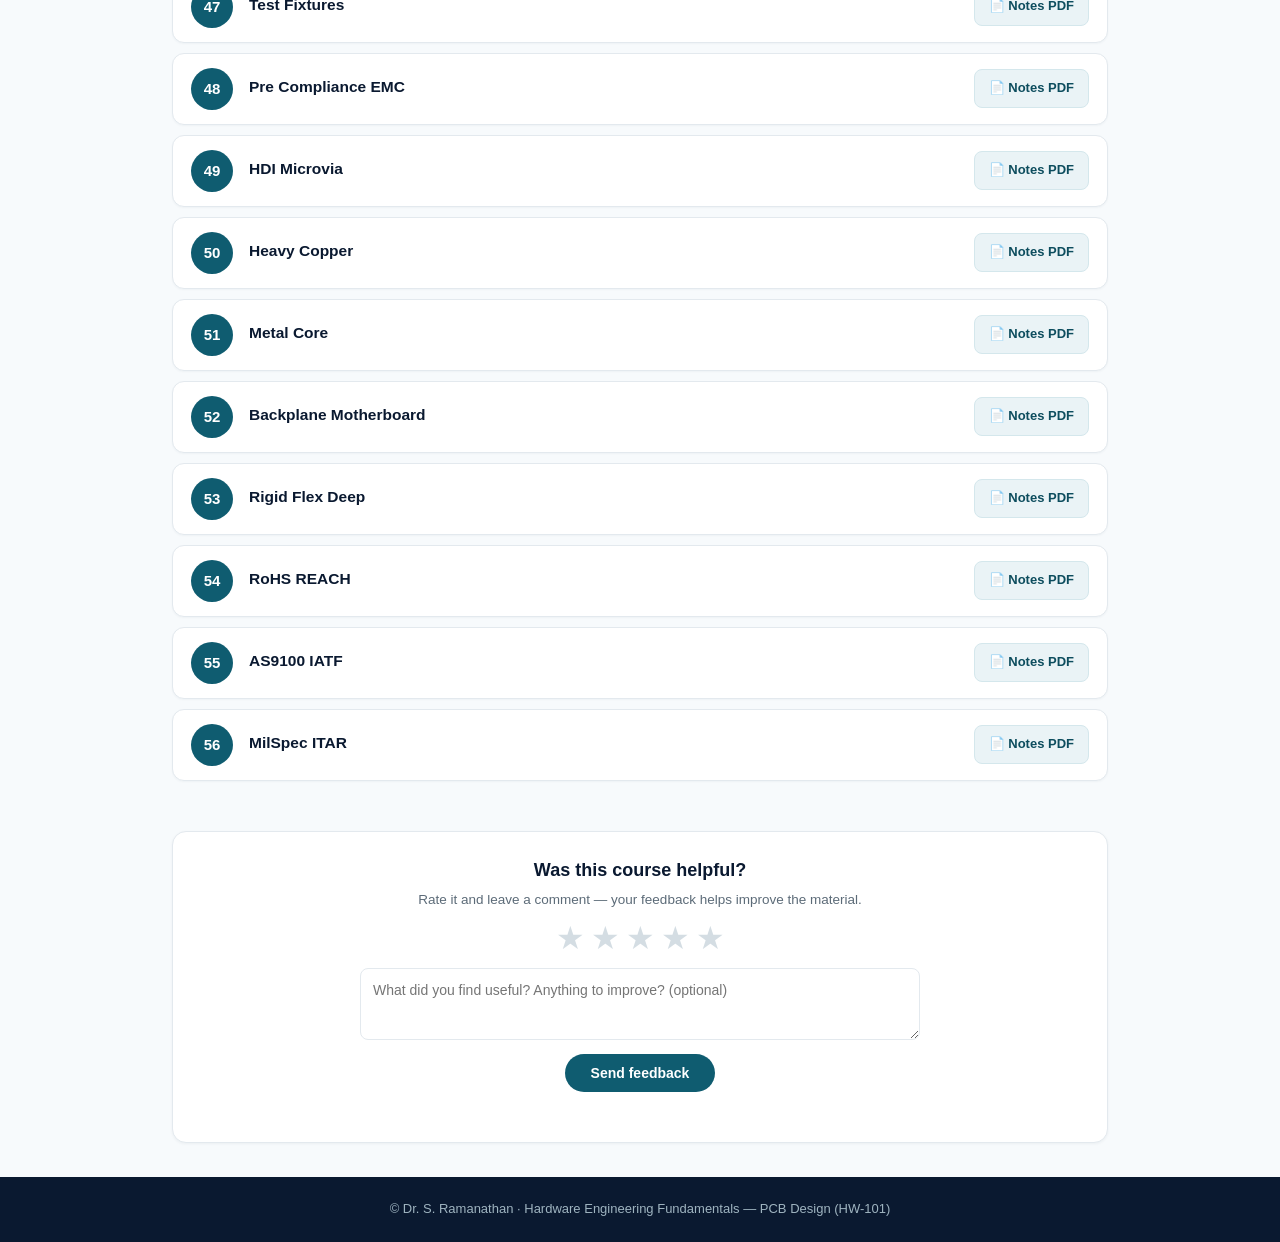
<file: courses/pcb-design.html>
<!DOCTYPE html><html lang="en"><head><meta charset="UTF-8">
<meta name="viewport" content="width=device-width,initial-scale=1.0">
<title>Hardware Engineering Fundamentals — PCB Design (HW-101) — Dr. S. Ramanathan</title>
<meta name="description" content="PCB Design e-course (HW-101) — from schematic to shipped board: 6 modules and 56 topic decks on KiCad, power integrity and manufacturing, with PDF notes.">
<link rel="canonical" href="https://ramgom1041.github.io/ramanathan-site/courses/pcb-design.html">
<link rel="stylesheet" href="course.css">
<link rel="icon" href="../favicon.ico?v=2">
<link rel="apple-touch-icon" href="../apple-touch-icon.png?v=2"></head><body>
<div class="top"><div class="wrap">
<a class="back" href="index.html">← All Courses</a>
<h1>Hardware Engineering Fundamentals — PCB Design (HW-101)</h1><p>A 6-module course taking you from reading a schematic to shipping a working board — components, KiCad design, power & signal integrity, manufacturing, and systems integration. Backed by a 56-deck topic library.</p>
<div class="meta"><span>6 Modules · 24 hours</span><span>KiCad</span><span>56 topic decks</span><span>Capstone + certificate</span></div>
<a class="dl" href="../PCB-Design-Course-Notes.pdf" target="_blank" rel="noopener noreferrer">📘 Download core notes (KiCad + Mfg + Packages)</a>
</div></div>
<section><div class="wrap">
<h2 class="grp">Core Modules (24 hours)</h2><div class="mod"><div class="n">1</div><div class="body"><div class="t">Foundations of Electronic Components</div><div class="d">Datasheets, R/C/L/IC packages, reading specs</div></div><a class="pdf" href="pcb-design/Component_Packages.pdf" target="_blank" rel="noopener noreferrer">📄 Notes PDF</a></div><div class="mod"><div class="n">2</div><div class="body"><div class="t">PCB Design with KiCad</div><div class="d">Schematic capture, symbols, ERC, 2-/4-layer layout, placement &amp; routing</div></div><a class="pdf" href="pcb-design/PCB_Design_Using_KiCad.pdf" target="_blank" rel="noopener noreferrer">📄 Notes PDF</a></div><div class="mod"><div class="n">3</div><div class="body"><div class="t">Power, Signals &amp; Layout Practice</div><div class="d">Power supply (LDO vs SMPS), high-speed digital, ground planes, EMI</div></div><a class="pdf" href="pcb-design/series/05_Power_Supply_Design.pdf" target="_blank" rel="noopener noreferrer">📄 Notes PDF</a></div><div class="mod"><div class="n">4</div><div class="body"><div class="t">Manufacturing &amp; Assembly</div><div class="d">Soldering, PCB assembly, Gerber/BOM/Pick-&amp;-Place, contract manufacturing</div></div><a class="pdf" href="pcb-design/PCB_Manufacturing_Process.pdf" target="_blank" rel="noopener noreferrer">📄 Notes PDF</a></div><div class="mod"><div class="n">5</div><div class="body"><div class="t">Systems Integration</div><div class="d">MCU selection, sensors, communication protocols, system-level design</div></div><a class="pdf" href="pcb-design/series/11_MCU_Selection.pdf" target="_blank" rel="noopener noreferrer">📄 Notes PDF</a></div><div class="mod"><div class="n">6</div><div class="body"><div class="t">Prototype to Product + Capstone</div><div class="d">EMC/compliance, prototype-to-product, reliability, capstone</div></div><a class="pdf" href="pcb-design/series/18_Prototype_to_Product.pdf" target="_blank" rel="noopener noreferrer">📄 Notes PDF</a></div><h2 class="grp">Topic Library — 56 Decks</h2><div class="mod"><div class="n">1</div><div class="body"><div class="t">Reading a Datasheet</div><div class="d"></div></div><a class="pdf" href="pcb-design/series/01_Reading_a_Datasheet.pdf" target="_blank" rel="noopener noreferrer">📄 Notes PDF</a></div><div class="mod"><div class="n">2</div><div class="body"><div class="t">Schematic Symbols</div><div class="d"></div></div><a class="pdf" href="pcb-design/series/02_Schematic_Symbols.pdf" target="_blank" rel="noopener noreferrer">📄 Notes PDF</a></div><div class="mod"><div class="n">3</div><div class="body"><div class="t">Soldering Techniques</div><div class="d"></div></div><a class="pdf" href="pcb-design/series/03_Soldering_Techniques.pdf" target="_blank" rel="noopener noreferrer">📄 Notes PDF</a></div><div class="mod"><div class="n">4</div><div class="body"><div class="t">PCB Assembly</div><div class="d"></div></div><a class="pdf" href="pcb-design/series/04_PCB_Assembly.pdf" target="_blank" rel="noopener noreferrer">📄 Notes PDF</a></div><div class="mod"><div class="n">5</div><div class="body"><div class="t">Power Supply Design</div><div class="d"></div></div><a class="pdf" href="pcb-design/series/05_Power_Supply_Design.pdf" target="_blank" rel="noopener noreferrer">📄 Notes PDF</a></div><div class="mod"><div class="n">6</div><div class="body"><div class="t">High Speed Digital</div><div class="d"></div></div><a class="pdf" href="pcb-design/series/06_High_Speed_Digital.pdf" target="_blank" rel="noopener noreferrer">📄 Notes PDF</a></div><div class="mod"><div class="n">7</div><div class="body"><div class="t">Mixed Signal PCB</div><div class="d"></div></div><a class="pdf" href="pcb-design/series/07_Mixed_Signal_PCB.pdf" target="_blank" rel="noopener noreferrer">📄 Notes PDF</a></div><div class="mod"><div class="n">8</div><div class="body"><div class="t">RF PCB Design</div><div class="d"></div></div><a class="pdf" href="pcb-design/series/08_RF_PCB_Design.pdf" target="_blank" rel="noopener noreferrer">📄 Notes PDF</a></div><div class="mod"><div class="n">9</div><div class="body"><div class="t">Flex Rigid Flex</div><div class="d"></div></div><a class="pdf" href="pcb-design/series/09_Flex_Rigid_Flex.pdf" target="_blank" rel="noopener noreferrer">📄 Notes PDF</a></div><div class="mod"><div class="n">10</div><div class="body"><div class="t">EMC Compliance</div><div class="d"></div></div><a class="pdf" href="pcb-design/series/10_EMC_Compliance.pdf" target="_blank" rel="noopener noreferrer">📄 Notes PDF</a></div><div class="mod"><div class="n">11</div><div class="body"><div class="t">MCU Selection</div><div class="d"></div></div><a class="pdf" href="pcb-design/series/11_MCU_Selection.pdf" target="_blank" rel="noopener noreferrer">📄 Notes PDF</a></div><div class="mod"><div class="n">12</div><div class="body"><div class="t">Sensor Selection</div><div class="d"></div></div><a class="pdf" href="pcb-design/series/12_Sensor_Selection.pdf" target="_blank" rel="noopener noreferrer">📄 Notes PDF</a></div><div class="mod"><div class="n">13</div><div class="body"><div class="t">Communication Protocols</div><div class="d"></div></div><a class="pdf" href="pcb-design/series/13_Communication_Protocols.pdf" target="_blank" rel="noopener noreferrer">📄 Notes PDF</a></div><div class="mod"><div class="n">14</div><div class="body"><div class="t">Motor Drive Circuits</div><div class="d"></div></div><a class="pdf" href="pcb-design/series/14_Motor_Drive_Circuits.pdf" target="_blank" rel="noopener noreferrer">📄 Notes PDF</a></div><div class="mod"><div class="n">15</div><div class="body"><div class="t">Battery Management</div><div class="d"></div></div><a class="pdf" href="pcb-design/series/15_Battery_Management.pdf" target="_blank" rel="noopener noreferrer">📄 Notes PDF</a></div><div class="mod"><div class="n">16</div><div class="body"><div class="t">Open Source Hardware</div><div class="d"></div></div><a class="pdf" href="pcb-design/series/16_Open_Source_Hardware.pdf" target="_blank" rel="noopener noreferrer">📄 Notes PDF</a></div><div class="mod"><div class="n">17</div><div class="body"><div class="t">Hardware Career</div><div class="d"></div></div><a class="pdf" href="pcb-design/series/17_Hardware_Career.pdf" target="_blank" rel="noopener noreferrer">📄 Notes PDF</a></div><div class="mod"><div class="n">18</div><div class="body"><div class="t">Prototype to Product</div><div class="d"></div></div><a class="pdf" href="pcb-design/series/18_Prototype_to_Product.pdf" target="_blank" rel="noopener noreferrer">📄 Notes PDF</a></div><div class="mod"><div class="n">19</div><div class="body"><div class="t">Compliance Certification</div><div class="d"></div></div><a class="pdf" href="pcb-design/series/19_Compliance_Certification.pdf" target="_blank" rel="noopener noreferrer">📄 Notes PDF</a></div><div class="mod"><div class="n">20</div><div class="body"><div class="t">Failure Reliability</div><div class="d"></div></div><a class="pdf" href="pcb-design/series/20_Failure_Reliability.pdf" target="_blank" rel="noopener noreferrer">📄 Notes PDF</a></div><div class="mod"><div class="n">21</div><div class="body"><div class="t">Git for Hardware</div><div class="d"></div></div><a class="pdf" href="pcb-design/series/21_Git_for_Hardware.pdf" target="_blank" rel="noopener noreferrer">📄 Notes PDF</a></div><div class="mod"><div class="n">22</div><div class="body"><div class="t">SPICE Simulation</div><div class="d"></div></div><a class="pdf" href="pcb-design/series/22_SPICE_Simulation.pdf" target="_blank" rel="noopener noreferrer">📄 Notes PDF</a></div><div class="mod"><div class="n">23</div><div class="body"><div class="t">3D Printing Enclosures</div><div class="d"></div></div><a class="pdf" href="pcb-design/series/23_3D_Printing_Enclosures.pdf" target="_blank" rel="noopener noreferrer">📄 Notes PDF</a></div><div class="mod"><div class="n">24</div><div class="body"><div class="t">CI for Hardware</div><div class="d"></div></div><a class="pdf" href="pcb-design/series/24_CI_for_Hardware.pdf" target="_blank" rel="noopener noreferrer">📄 Notes PDF</a></div><div class="mod"><div class="n">25</div><div class="body"><div class="t">PCB Materials</div><div class="d"></div></div><a class="pdf" href="pcb-design/series/25_PCB_Materials.pdf" target="_blank" rel="noopener noreferrer">📄 Notes PDF</a></div><div class="mod"><div class="n">26</div><div class="body"><div class="t">PCB Surface Finishes</div><div class="d"></div></div><a class="pdf" href="pcb-design/series/26_PCB_Surface_Finishes.pdf" target="_blank" rel="noopener noreferrer">📄 Notes PDF</a></div><div class="mod"><div class="n">27</div><div class="body"><div class="t">PCB Solder Mask Silkscreen</div><div class="d"></div></div><a class="pdf" href="pcb-design/series/27_PCB_Solder_Mask_Silkscreen.pdf" target="_blank" rel="noopener noreferrer">📄 Notes PDF</a></div><div class="mod"><div class="n">28</div><div class="body"><div class="t">PCB Copper Weight</div><div class="d"></div></div><a class="pdf" href="pcb-design/series/28_PCB_Copper_Weight.pdf" target="_blank" rel="noopener noreferrer">📄 Notes PDF</a></div><div class="mod"><div class="n">29</div><div class="body"><div class="t">Controlled Impedance</div><div class="d"></div></div><a class="pdf" href="pcb-design/series/29_Controlled_Impedance.pdf" target="_blank" rel="noopener noreferrer">📄 Notes PDF</a></div><div class="mod"><div class="n">30</div><div class="body"><div class="t">Differential Pair Routing</div><div class="d"></div></div><a class="pdf" href="pcb-design/series/30_Differential_Pair_Routing.pdf" target="_blank" rel="noopener noreferrer">📄 Notes PDF</a></div><div class="mod"><div class="n">31</div><div class="body"><div class="t">DDR Memory Routing</div><div class="d"></div></div><a class="pdf" href="pcb-design/series/31_DDR_Memory_Routing.pdf" target="_blank" rel="noopener noreferrer">📄 Notes PDF</a></div><div class="mod"><div class="n">32</div><div class="body"><div class="t">High Speed Serial</div><div class="d"></div></div><a class="pdf" href="pcb-design/series/32_High_Speed_Serial.pdf" target="_blank" rel="noopener noreferrer">📄 Notes PDF</a></div><div class="mod"><div class="n">33</div><div class="body"><div class="t">Power Ground Planes</div><div class="d"></div></div><a class="pdf" href="pcb-design/series/33_Power_Ground_Planes.pdf" target="_blank" rel="noopener noreferrer">📄 Notes PDF</a></div><div class="mod"><div class="n">34</div><div class="body"><div class="t">Thermal Management Deep</div><div class="d"></div></div><a class="pdf" href="pcb-design/series/34_Thermal_Management_Deep.pdf" target="_blank" rel="noopener noreferrer">📄 Notes PDF</a></div><div class="mod"><div class="n">35</div><div class="body"><div class="t">IPC Standards</div><div class="d"></div></div><a class="pdf" href="pcb-design/series/35_IPC_Standards.pdf" target="_blank" rel="noopener noreferrer">📄 Notes PDF</a></div><div class="mod"><div class="n">36</div><div class="body"><div class="t">Panelization</div><div class="d"></div></div><a class="pdf" href="pcb-design/series/36_Panelization.pdf" target="_blank" rel="noopener noreferrer">📄 Notes PDF</a></div><div class="mod"><div class="n">37</div><div class="body"><div class="t">Fiducials Tooling</div><div class="d"></div></div><a class="pdf" href="pcb-design/series/37_Fiducials_Tooling.pdf" target="_blank" rel="noopener noreferrer">📄 Notes PDF</a></div><div class="mod"><div class="n">38</div><div class="body"><div class="t">Test Points</div><div class="d"></div></div><a class="pdf" href="pcb-design/series/38_Test_Points.pdf" target="_blank" rel="noopener noreferrer">📄 Notes PDF</a></div><div class="mod"><div class="n">39</div><div class="body"><div class="t">Stencil Design</div><div class="d"></div></div><a class="pdf" href="pcb-design/series/39_Stencil_Design.pdf" target="_blank" rel="noopener noreferrer">📄 Notes PDF</a></div><div class="mod"><div class="n">40</div><div class="body"><div class="t">KiCad Custom Symbols</div><div class="d"></div></div><a class="pdf" href="pcb-design/series/40_KiCad_Custom_Symbols.pdf" target="_blank" rel="noopener noreferrer">📄 Notes PDF</a></div><div class="mod"><div class="n">41</div><div class="body"><div class="t">KiCad Python API</div><div class="d"></div></div><a class="pdf" href="pcb-design/series/41_KiCad_Python_API.pdf" target="_blank" rel="noopener noreferrer">📄 Notes PDF</a></div><div class="mod"><div class="n">42</div><div class="body"><div class="t">KiCad Libraries Management</div><div class="d"></div></div><a class="pdf" href="pcb-design/series/42_KiCad_Libraries_Management.pdf" target="_blank" rel="noopener noreferrer">📄 Notes PDF</a></div><div class="mod"><div class="n">43</div><div class="body"><div class="t">KiCad Design Rules</div><div class="d"></div></div><a class="pdf" href="pcb-design/series/43_KiCad_Design_Rules.pdf" target="_blank" rel="noopener noreferrer">📄 Notes PDF</a></div><div class="mod"><div class="n">44</div><div class="body"><div class="t">KiCad CLI CICD</div><div class="d"></div></div><a class="pdf" href="pcb-design/series/44_KiCad_CLI_CICD.pdf" target="_blank" rel="noopener noreferrer">📄 Notes PDF</a></div><div class="mod"><div class="n">45</div><div class="body"><div class="t">Board Bringup</div><div class="d"></div></div><a class="pdf" href="pcb-design/series/45_Board_Bringup.pdf" target="_blank" rel="noopener noreferrer">📄 Notes PDF</a></div><div class="mod"><div class="n">46</div><div class="body"><div class="t">Bench Validation</div><div class="d"></div></div><a class="pdf" href="pcb-design/series/46_Bench_Validation.pdf" target="_blank" rel="noopener noreferrer">📄 Notes PDF</a></div><div class="mod"><div class="n">47</div><div class="body"><div class="t">Test Fixtures</div><div class="d"></div></div><a class="pdf" href="pcb-design/series/47_Test_Fixtures.pdf" target="_blank" rel="noopener noreferrer">📄 Notes PDF</a></div><div class="mod"><div class="n">48</div><div class="body"><div class="t">Pre Compliance EMC</div><div class="d"></div></div><a class="pdf" href="pcb-design/series/48_Pre_Compliance_EMC.pdf" target="_blank" rel="noopener noreferrer">📄 Notes PDF</a></div><div class="mod"><div class="n">49</div><div class="body"><div class="t">HDI Microvia</div><div class="d"></div></div><a class="pdf" href="pcb-design/series/49_HDI_Microvia.pdf" target="_blank" rel="noopener noreferrer">📄 Notes PDF</a></div><div class="mod"><div class="n">50</div><div class="body"><div class="t">Heavy Copper</div><div class="d"></div></div><a class="pdf" href="pcb-design/series/50_Heavy_Copper.pdf" target="_blank" rel="noopener noreferrer">📄 Notes PDF</a></div><div class="mod"><div class="n">51</div><div class="body"><div class="t">Metal Core</div><div class="d"></div></div><a class="pdf" href="pcb-design/series/51_Metal_Core.pdf" target="_blank" rel="noopener noreferrer">📄 Notes PDF</a></div><div class="mod"><div class="n">52</div><div class="body"><div class="t">Backplane Motherboard</div><div class="d"></div></div><a class="pdf" href="pcb-design/series/52_Backplane_Motherboard.pdf" target="_blank" rel="noopener noreferrer">📄 Notes PDF</a></div><div class="mod"><div class="n">53</div><div class="body"><div class="t">Rigid Flex Deep</div><div class="d"></div></div><a class="pdf" href="pcb-design/series/53_Rigid_Flex_Deep.pdf" target="_blank" rel="noopener noreferrer">📄 Notes PDF</a></div><div class="mod"><div class="n">54</div><div class="body"><div class="t">RoHS REACH</div><div class="d"></div></div><a class="pdf" href="pcb-design/series/54_RoHS_REACH.pdf" target="_blank" rel="noopener noreferrer">📄 Notes PDF</a></div><div class="mod"><div class="n">55</div><div class="body"><div class="t">AS9100 IATF</div><div class="d"></div></div><a class="pdf" href="pcb-design/series/55_AS9100_IATF.pdf" target="_blank" rel="noopener noreferrer">📄 Notes PDF</a></div><div class="mod"><div class="n">56</div><div class="body"><div class="t">MilSpec ITAR</div><div class="d"></div></div><a class="pdf" href="pcb-design/series/56_MilSpec_ITAR.pdf" target="_blank" rel="noopener noreferrer">📄 Notes PDF</a></div>
</div></section>
<footer>© Dr. S. Ramanathan · Hardware Engineering Fundamentals — PCB Design (HW-101)</footer>
<script src="feedback.js"></script>
<script data-goatcounter="https://ramgom1041.goatcounter.com/count" async src="//gc.zgo.at/count.js"></script>
</body></html>
</file>
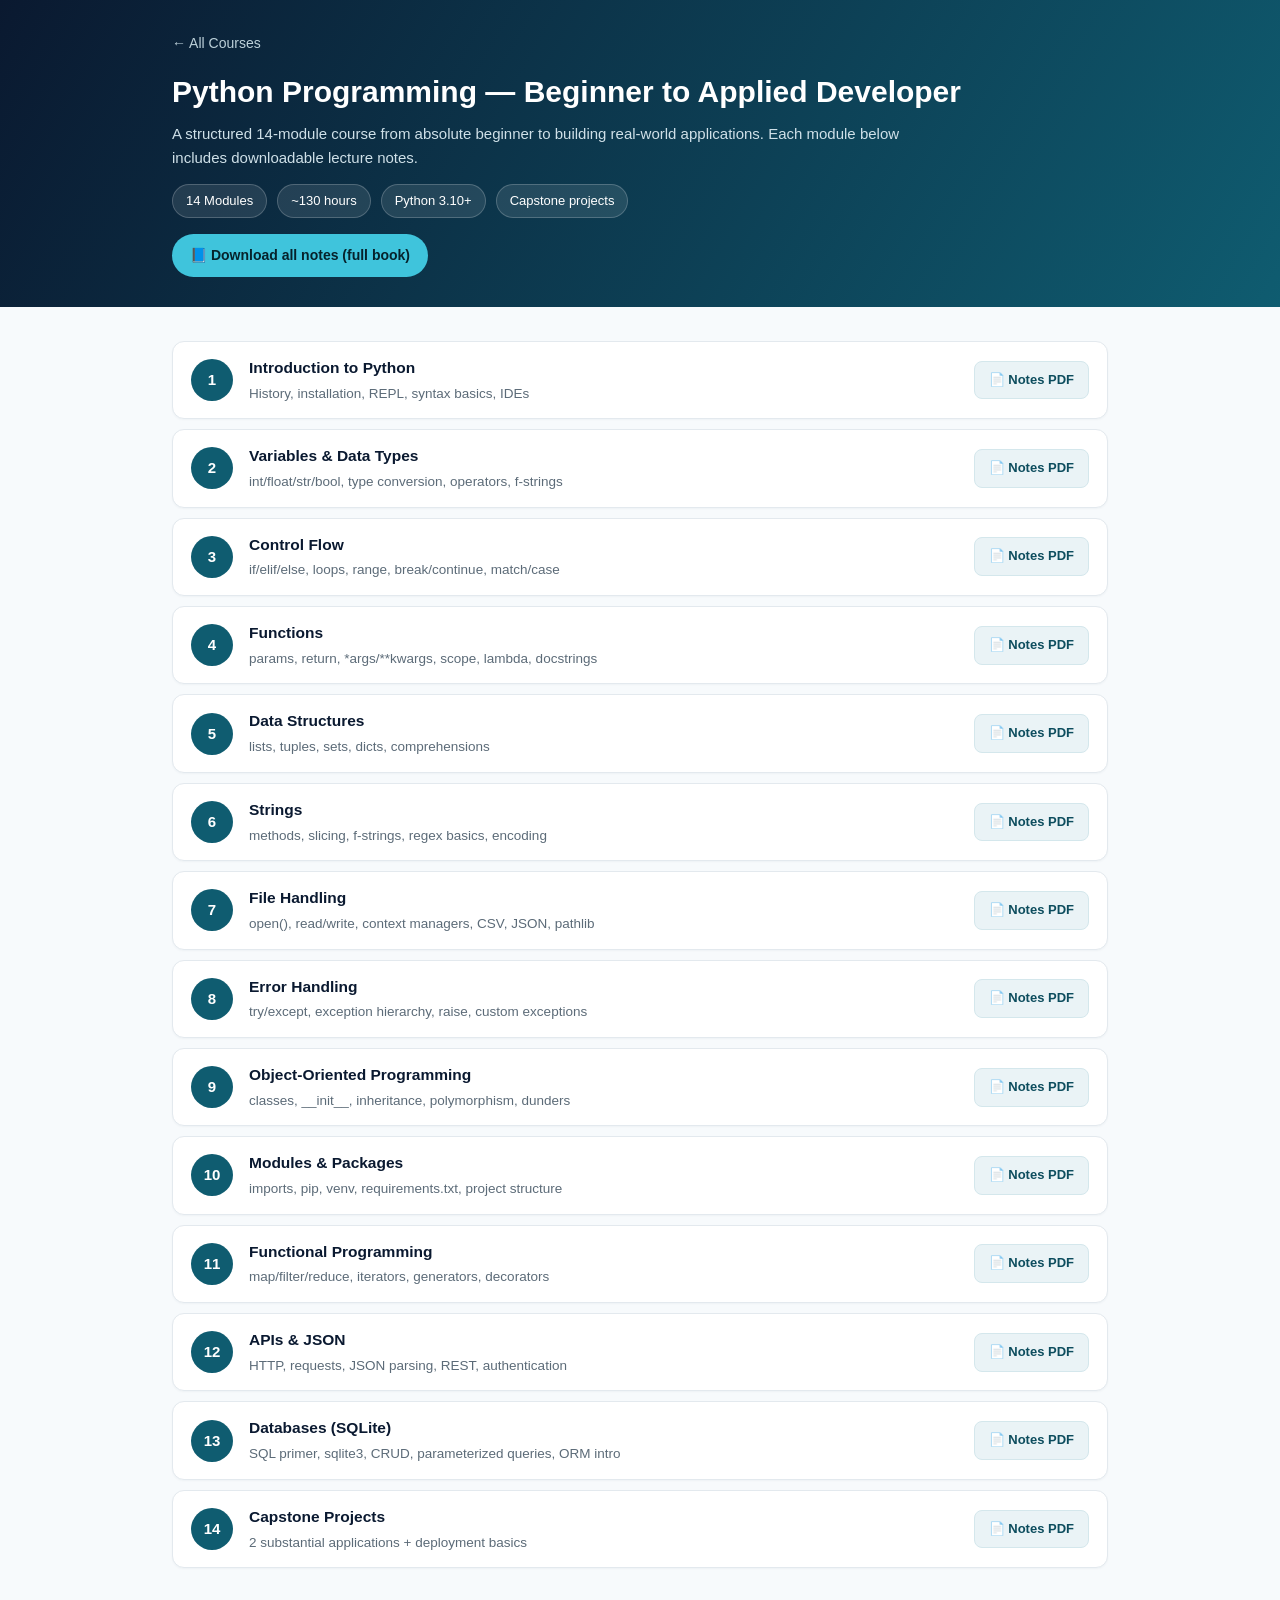
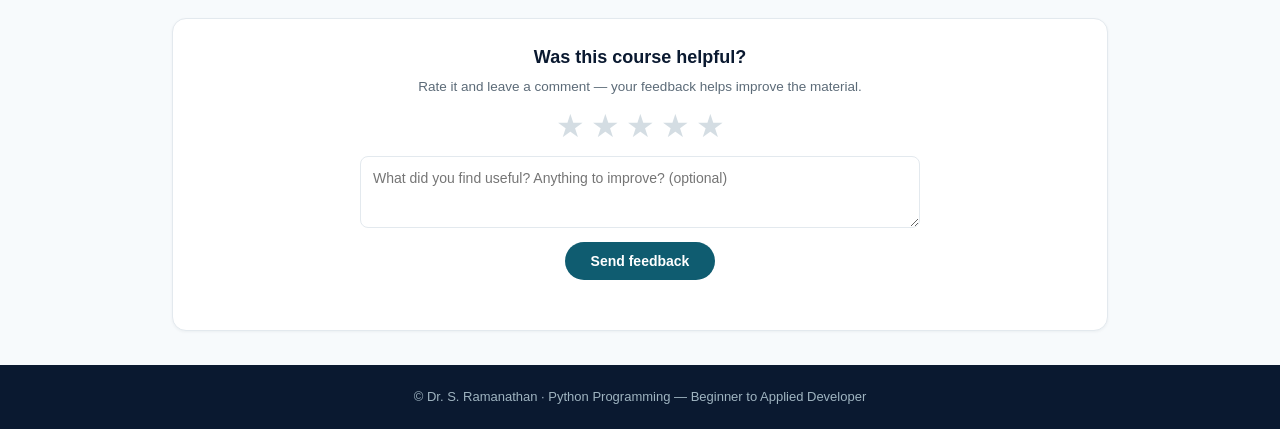
<file: courses/python.html>
<!DOCTYPE html><html lang="en"><head><meta charset="UTF-8">
<meta name="viewport" content="width=device-width,initial-scale=1.0">
<title>Python Programming — Beginner to Applied Developer — Dr. S. Ramanathan</title>
<meta name="description" content="Python Programming e-course — 14 modules from absolute beginner to applied developer: OOP, files, APIs and SQLite, with downloadable lecture notes.">
<link rel="canonical" href="https://ramgom1041.github.io/ramanathan-site/courses/python.html">
<link rel="stylesheet" href="course.css">
<link rel="icon" href="../favicon.ico?v=2">
<link rel="apple-touch-icon" href="../apple-touch-icon.png?v=2"></head><body>
<div class="top"><div class="wrap">
<a class="back" href="index.html">← All Courses</a>
<h1>Python Programming — Beginner to Applied Developer</h1><p>A structured 14-module course from absolute beginner to building real-world applications. Each module below includes downloadable lecture notes.</p>
<div class="meta"><span>14 Modules</span><span>~130 hours</span><span>Python 3.10+</span><span>Capstone projects</span></div>
<a class="dl" href="../Python-E-Course-Notes.pdf" target="_blank" rel="noopener noreferrer">📘 Download all notes (full book)</a>
</div></div>
<section><div class="wrap">
<div class="mod"><div class="n">1</div><div class="body"><div class="t">Introduction to Python</div><div class="d">History, installation, REPL, syntax basics, IDEs</div></div><a class="pdf" href="python/module-01.pdf" target="_blank" rel="noopener noreferrer">📄 Notes PDF</a></div><div class="mod"><div class="n">2</div><div class="body"><div class="t">Variables &amp; Data Types</div><div class="d">int/float/str/bool, type conversion, operators, f-strings</div></div><a class="pdf" href="python/module-02.pdf" target="_blank" rel="noopener noreferrer">📄 Notes PDF</a></div><div class="mod"><div class="n">3</div><div class="body"><div class="t">Control Flow</div><div class="d">if/elif/else, loops, range, break/continue, match/case</div></div><a class="pdf" href="python/module-03.pdf" target="_blank" rel="noopener noreferrer">📄 Notes PDF</a></div><div class="mod"><div class="n">4</div><div class="body"><div class="t">Functions</div><div class="d">params, return, *args/**kwargs, scope, lambda, docstrings</div></div><a class="pdf" href="python/module-04.pdf" target="_blank" rel="noopener noreferrer">📄 Notes PDF</a></div><div class="mod"><div class="n">5</div><div class="body"><div class="t">Data Structures</div><div class="d">lists, tuples, sets, dicts, comprehensions</div></div><a class="pdf" href="python/module-05.pdf" target="_blank" rel="noopener noreferrer">📄 Notes PDF</a></div><div class="mod"><div class="n">6</div><div class="body"><div class="t">Strings</div><div class="d">methods, slicing, f-strings, regex basics, encoding</div></div><a class="pdf" href="python/module-06.pdf" target="_blank" rel="noopener noreferrer">📄 Notes PDF</a></div><div class="mod"><div class="n">7</div><div class="body"><div class="t">File Handling</div><div class="d">open(), read/write, context managers, CSV, JSON, pathlib</div></div><a class="pdf" href="python/module-07.pdf" target="_blank" rel="noopener noreferrer">📄 Notes PDF</a></div><div class="mod"><div class="n">8</div><div class="body"><div class="t">Error Handling</div><div class="d">try/except, exception hierarchy, raise, custom exceptions</div></div><a class="pdf" href="python/module-08.pdf" target="_blank" rel="noopener noreferrer">📄 Notes PDF</a></div><div class="mod"><div class="n">9</div><div class="body"><div class="t">Object-Oriented Programming</div><div class="d">classes, __init__, inheritance, polymorphism, dunders</div></div><a class="pdf" href="python/module-09.pdf" target="_blank" rel="noopener noreferrer">📄 Notes PDF</a></div><div class="mod"><div class="n">10</div><div class="body"><div class="t">Modules &amp; Packages</div><div class="d">imports, pip, venv, requirements.txt, project structure</div></div><a class="pdf" href="python/module-10.pdf" target="_blank" rel="noopener noreferrer">📄 Notes PDF</a></div><div class="mod"><div class="n">11</div><div class="body"><div class="t">Functional Programming</div><div class="d">map/filter/reduce, iterators, generators, decorators</div></div><a class="pdf" href="python/module-11.pdf" target="_blank" rel="noopener noreferrer">📄 Notes PDF</a></div><div class="mod"><div class="n">12</div><div class="body"><div class="t">APIs &amp; JSON</div><div class="d">HTTP, requests, JSON parsing, REST, authentication</div></div><a class="pdf" href="python/module-12.pdf" target="_blank" rel="noopener noreferrer">📄 Notes PDF</a></div><div class="mod"><div class="n">13</div><div class="body"><div class="t">Databases (SQLite)</div><div class="d">SQL primer, sqlite3, CRUD, parameterized queries, ORM intro</div></div><a class="pdf" href="python/module-13.pdf" target="_blank" rel="noopener noreferrer">📄 Notes PDF</a></div><div class="mod"><div class="n">14</div><div class="body"><div class="t">Capstone Projects</div><div class="d">2 substantial applications + deployment basics</div></div><a class="pdf" href="python/module-14.pdf" target="_blank" rel="noopener noreferrer">📄 Notes PDF</a></div>
</div></section>
<footer>© Dr. S. Ramanathan · Python Programming — Beginner to Applied Developer</footer>
<script src="feedback.js"></script>
<script data-goatcounter="https://ramgom1041.goatcounter.com/count" async src="//gc.zgo.at/count.js"></script>
</body></html>
</file>
<file: courses/course.css>
:root{--navy:#0a1930;--teal:#0f5c70;--teal2:#14738c;--cyan:#3fc4dc;
--ink:#1b2733;--grey:#5c6b78;--line:#e3e9ee;--bg:#f7fafc;}
*{box-sizing:border-box;margin:0;padding:0}
body{font-family:'Segoe UI',Roboto,Arial,sans-serif;color:var(--ink);background:var(--bg);line-height:1.6}
a{color:var(--teal);text-decoration:none}
.top{background:linear-gradient(120deg,var(--navy),var(--teal));color:#fff;padding:30px 22px}
.wrap{max-width:980px;margin:0 auto;padding:0 22px}
.back{color:#bcd0d9;font-size:14px}
.back:hover{color:#fff}
.top h1{font-size:30px;font-weight:800;margin:12px 0 6px}
.top p{color:#cfe0e8;font-size:15px;max-width:760px}
.meta{margin-top:14px;display:flex;flex-wrap:wrap;gap:10px}
.meta span{background:rgba(255,255,255,.10);border:1px solid rgba(255,255,255,.2);
padding:6px 13px;border-radius:30px;font-size:13px}
.dl{display:inline-block;margin-top:16px;background:var(--cyan);color:#06222b;
font-weight:600;padding:10px 18px;border-radius:30px;font-size:14px}
section{padding:34px 0}
h2.grp{font-size:18px;color:var(--navy);margin:22px 0 10px;padding-bottom:6px;
border-bottom:2px solid var(--cyan)}
.mod{display:flex;align-items:center;gap:16px;background:#fff;border:1px solid var(--line);
border-radius:12px;padding:14px 18px;margin-bottom:10px;box-shadow:0 1px 2px rgba(16,42,67,.04)}
.mod .n{flex:0 0 auto;width:42px;height:42px;border-radius:50%;background:var(--teal);
color:#fff;font-weight:700;display:flex;align-items:center;justify-content:center;font-size:15px}
.mod .body{flex:1 1 auto}
.mod .t{font-weight:700;color:var(--navy);font-size:15.5px}
.mod .d{color:var(--grey);font-size:13.5px;margin-top:2px}
.mod a.pdf{flex:0 0 auto;background:#eaf3f6;color:#0d4d5e;border:1px solid #d4e7ec;
padding:8px 14px;border-radius:8px;font-size:13px;font-weight:600;white-space:nowrap}
.mod a.pdf:hover{background:var(--teal);color:#fff}
footer{background:var(--navy);color:#9fb4c0;text-align:center;padding:22px;font-size:13px}
@media(max-width:640px){.mod{flex-wrap:wrap}.mod a.pdf{margin-left:58px}}
.fb-wrap{max-width:980px;margin:6px auto 34px;padding:0 22px}
.fb{background:#fff;border:1px solid var(--line);border-radius:14px;padding:24px;text-align:center;box-shadow:0 1px 3px rgba(16,42,67,.05)}
.fb h3{color:var(--navy);margin:0 0 4px;font-size:18px}
.fb .fb-sub{color:var(--grey);font-size:13.5px;margin:0 0 12px}
.fb-stars{font-size:32px;color:#d4dde3;cursor:pointer;user-select:none;line-height:1}
.fb-stars span{padding:0 3px;transition:color .1s}
.fb-stars span.on{color:#f4b740}
.fb-text{width:100%;max-width:560px;min-height:72px;margin:14px auto 0;display:block;padding:10px 12px;border:1px solid var(--line);border-radius:8px;font:inherit;font-size:14px;resize:vertical}
.fb-send{margin-top:14px;background:var(--teal);color:#fff;border:0;border-radius:30px;padding:11px 26px;font-weight:600;cursor:pointer;font-size:14px}
.fb-send:hover{background:#0d4d5e}
.fb-note{font-size:13px;margin-top:10px;min-height:16px}
</file>
